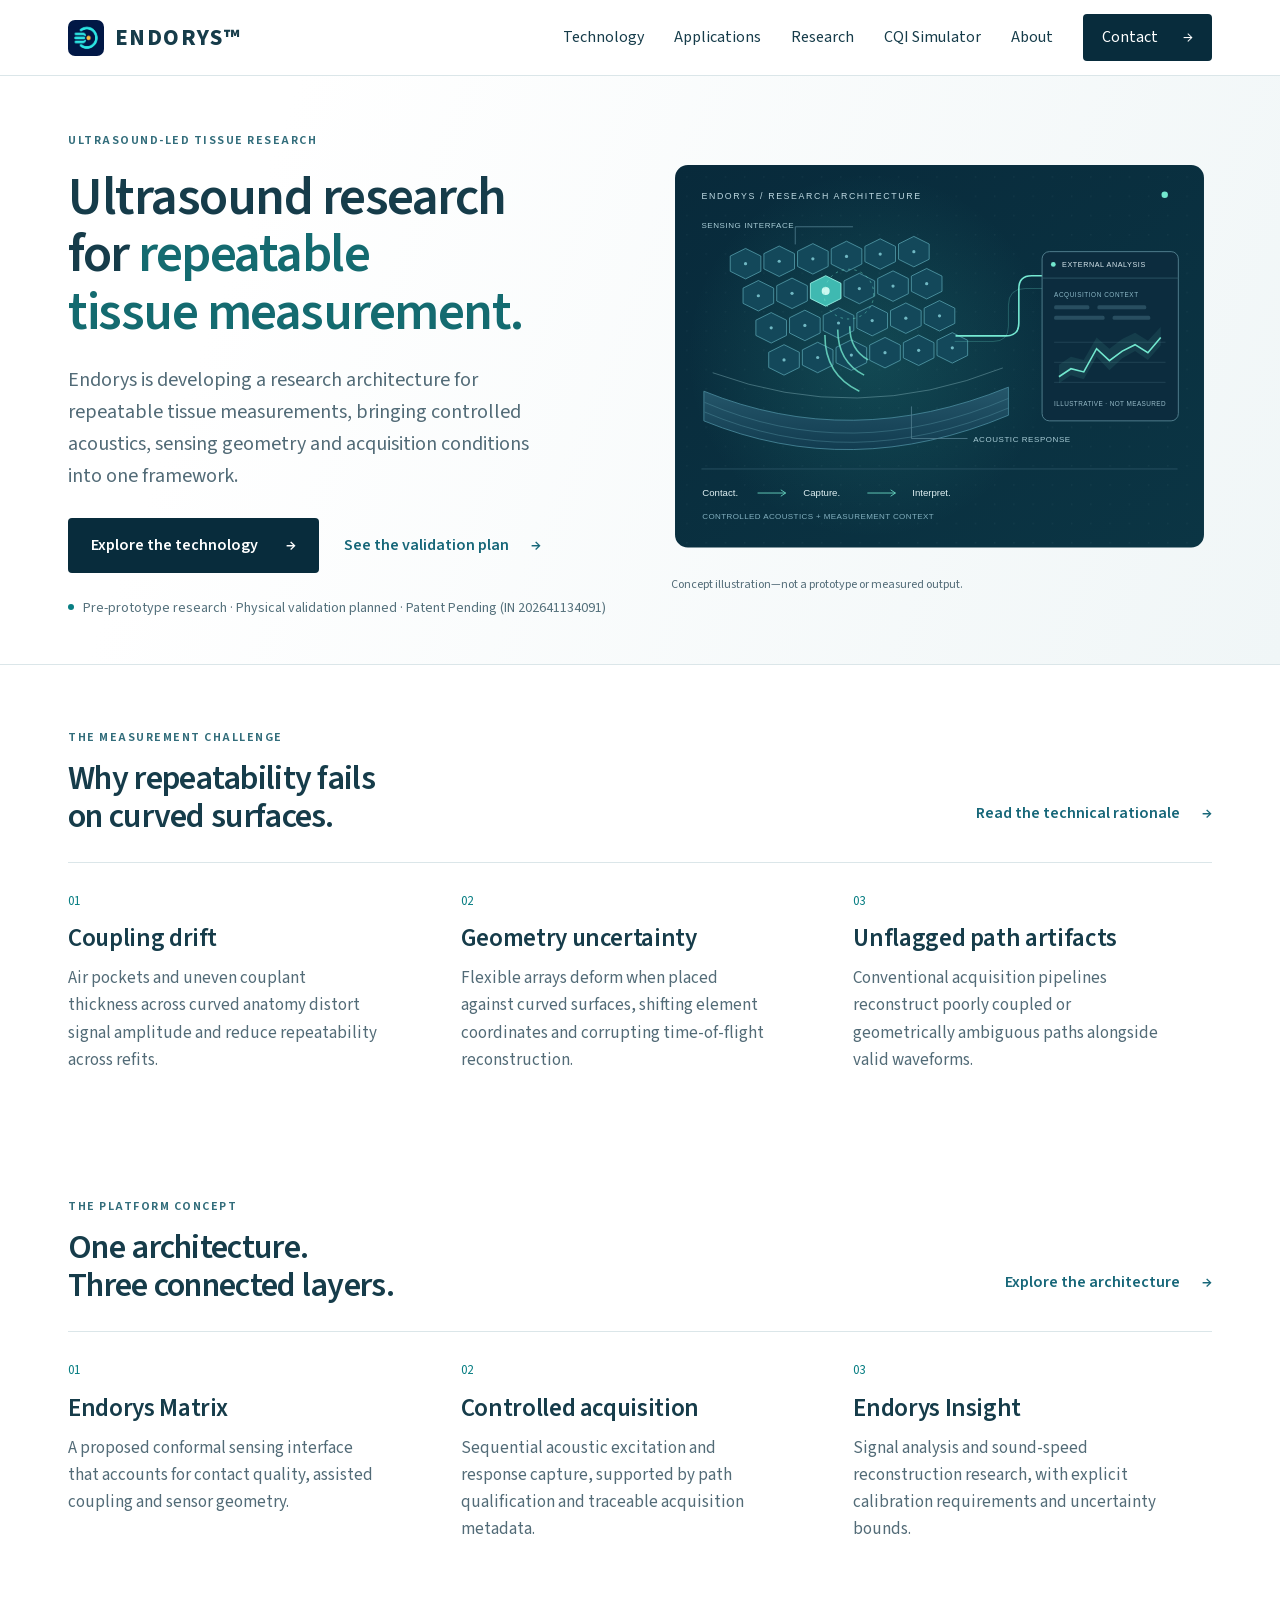
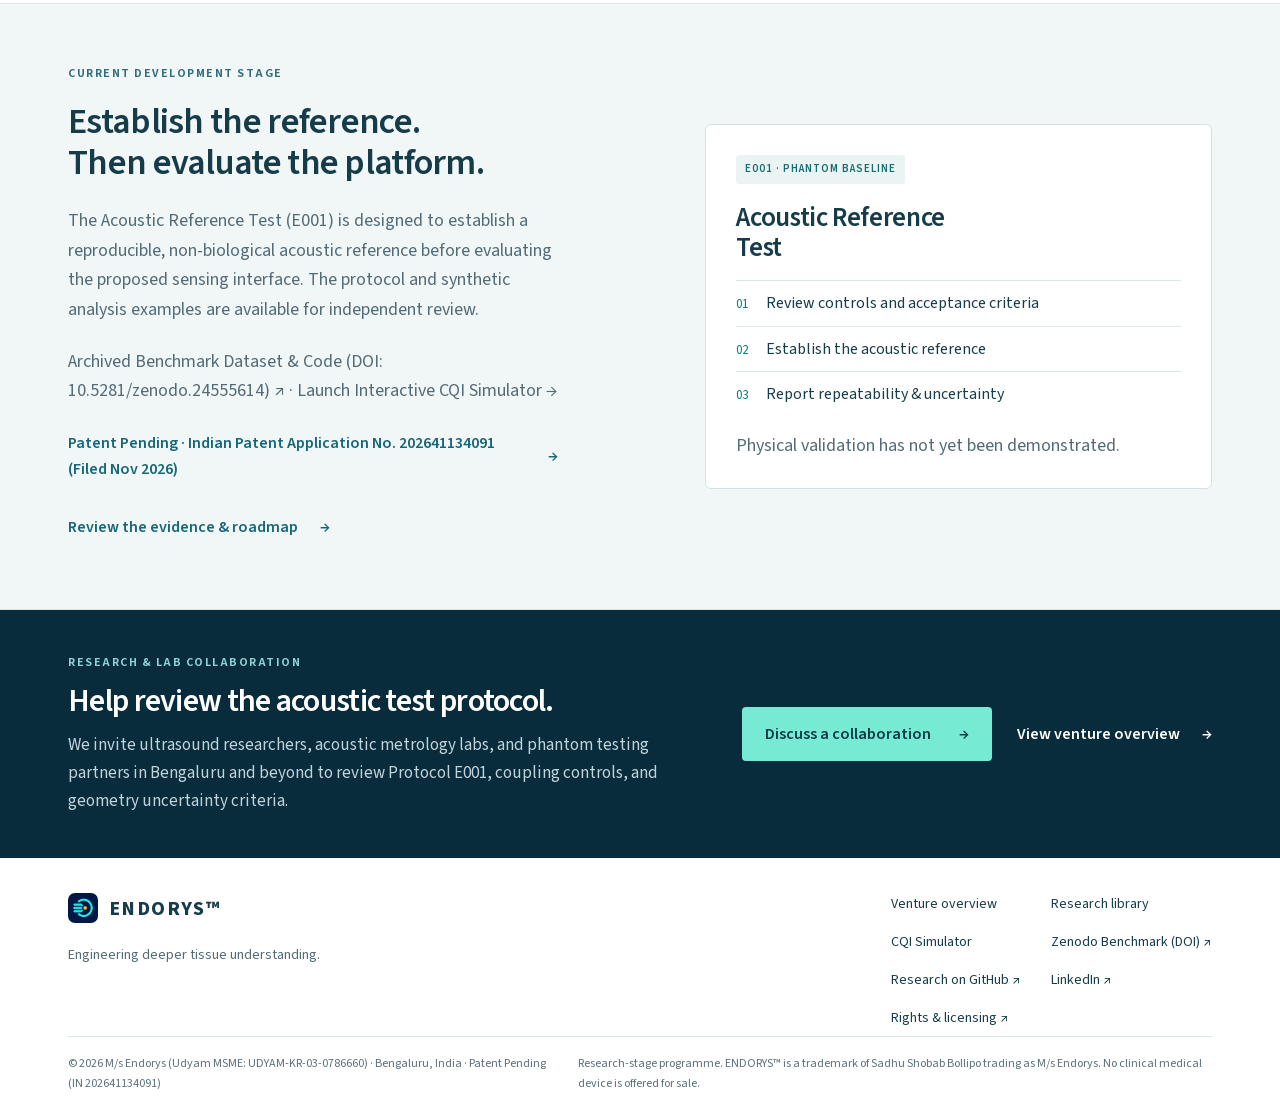
<file: index.html>
<!doctype html>
<html lang="en">
<head>
  <meta charset="utf-8">
  <meta name="viewport" content="width=device-width,initial-scale=1">
  <meta name="theme-color" content="#082c3c">
  <title>Endorys — Conformal Ultrasound &amp; Repeatable Tissue Measurement Research</title>
  <meta name="description" content="Endorys develops a patent-pending research architecture for repeatable ultrasound tissue measurement, combining conformal sensing geometry, assisted coupling, and calibrated phantom validation (E001).">
  <meta name="keywords" content="conformal ultrasound array, ultrasound tomography research, acoustic phantom validation, sound-speed reconstruction, Endorys, Bengaluru">
  <link rel="canonical" href="https://endorys.com/">
  <meta property="og:title" content="Endorys — Conformal Ultrasound &amp; Repeatable Tissue Measurement Research">
  <meta property="og:description" content="Patent-pending research architecture for controlled acoustic measurement, conformal sensing geometry, and calibrated tissue-response analysis.">
  <meta property="og:type" content="website">
  <meta property="og:url" content="https://endorys.com/">
  <meta property="og:image" content="https://endorys.com/platform-concept.png">
  <meta property="og:image:alt" content="Endorys research concept illustration; not a prototype or measured output">
  <link rel="icon" href="Endorys_TM2.jpg">
  <link rel="preload" href="source-sans-3.woff2" as="font" type="font/woff2" crossorigin>
  <link rel="stylesheet" href="site.css?v=20261106-mature1">
  <script src="site.js?v=20261109-ui" defer></script>
  <link rel="stylesheet" href="site-ui.css?v=20261109-ui">
  <script type="application/ld+json">
{
  "@context": "https://schema.org",
  "@graph": [
    {
      "@type": "ResearchOrganization",
      "@id": "https://endorys.com",
      "name": "M/s Endorys",
      "alternateName": "ENDORYS",
      "url": "https://endorys.com",
      "logo": "https://endorys.comendorys-icon.png",
      "foundingDate": "2026-11-06",
      "founder": {
        "@type": "Person",
        "name": "Sadhu Shobab Bollipo",
        "sameAs": [
          "https://orcid.org",
          "https://linkedin.com"
        ]
      },
      "address": {
        "@type": "PostalAddress",
        "addressLocality": "Bengaluru",
        "addressRegion": "Karnataka",
        "postalCode": "560083",
        "addressCountry": "IN"
      },
      "identifier": "UDYAM-KR-03-0786660",
      "sameAs": [
        "https://github.com",
        "https://linkedin.com",
        "https://doi.org"
      ]
    },
    {
      "@type": "SoftwareSourceCode",
      "name": "ENDORYS Platform: Protocol E001 Acoustic Reference & CQI Benchmark",
      "codeRepository": "https://github.com",
      "programmingLanguage": "Python",
      "license": "https://opensource.org",
      "identifier": "https://doi.org",
      "author": {
        "@id": "https://endorys.com"
      }
    }
  ]
}
</script>

</head>
<body>
  <a class="skip-link" href="#main">Skip to content</a>
  <header class="header">
    <div class="shell header-inner">
      <a href="index.html" class="brand" aria-label="Endorys home" aria-current="page">
        <img src="endorys-icon.png" alt="" width="36" height="36">
        <span>ENDORYS&trade;</span>
      </a>
      <button class="menu-button" aria-expanded="false" aria-controls="primary-navigation">
        Menu <span aria-hidden="true">＋</span>
      </button>
      <nav id="primary-navigation" aria-label="Main navigation">
        <a href="technology.html">Technology</a>
        <a href="applications.html">Applications</a>
        <a href="research.html">Research</a>
        <a href="check.html">CQI Simulator</a>
        <a href="about.html">About</a>
        <a class="nav-contact" href="contact.html">Contact <span aria-hidden="true">→</span></a>
      </nav>
    </div>
  </header>

  <main id="main" tabindex="-1">
    <section class="home-hero">
      <div class="shell hero-layout">
        <div class="hero-copy">
          <span class="eyebrow">ULTRASOUND-LED TISSUE RESEARCH</span>
          <h1>Ultrasound research for <em>repeatable tissue measurement.</em></h1>
          <p class="hero-lead">Endorys is developing a research architecture for repeatable tissue measurements, bringing controlled acoustics, sensing geometry and acquisition conditions into one framework.</p>
          <div class="hero-actions">
            <a class="button button-dark" href="technology.html">Explore the technology <span aria-hidden="true">→</span></a>
            <a class="text-link" href="research.html">See the validation plan <span aria-hidden="true">→</span></a>
          </div>
          <p class="stage-note">
            <span class="status-dot" aria-hidden="true"></span>Pre-prototype research · Physical validation planned · Patent Pending (IN 202641134091)
          </p>
        </div>
        <figure class="hero-figure">
          <img src="platform-architecture.svg" alt="Illustrated research architecture connecting a conformal sensing interface to external analysis" width="680" height="510" fetchpriority="high">
          <figcaption>Concept illustration—not a prototype or measured output.</figcaption>
        </figure>
      </div>
    </section>

    <section class="platform-section shell" aria-labelledby="challenge-heading">
      <div class="section-heading">
        <span class="eyebrow">THE MEASUREMENT CHALLENGE</span>
        <h2 id="challenge-heading">Why repeatability fails<br>on curved surfaces.</h2>
        <a class="text-link" href="research-library.html">Read the technical rationale <span aria-hidden="true">→</span></a>
      </div>
      <div class="component-row">
        <article>
          <span class="number">01</span>
          <h3>Coupling drift</h3>
          <p>Air pockets and uneven couplant thickness across curved anatomy distort signal amplitude and reduce repeatability across refits.</p>
        </article>
        <article>
          <span class="number">02</span>
          <h3>Geometry uncertainty</h3>
          <p>Flexible arrays deform when placed against curved surfaces, shifting element coordinates and corrupting time-of-flight reconstruction.</p>
        </article>
        <article>
          <span class="number">03</span>
          <h3>Unflagged path artifacts</h3>
          <p>Conventional acquisition pipelines reconstruct poorly coupled or geometrically ambiguous paths alongside valid waveforms.</p>
        </article>
      </div>
    </section>

    <section class="platform-section shell" aria-labelledby="platform-heading">
      <div class="section-heading">
        <span class="eyebrow">THE PLATFORM CONCEPT</span>
        <h2 id="platform-heading">One architecture.<br>Three connected layers.</h2>
        <a class="text-link" href="technology.html">Explore the architecture <span aria-hidden="true">→</span></a>
      </div>
      <div class="component-row">
        <article>
          <span class="number">01</span>
          <h3>Endorys Matrix</h3>
          <p>A proposed conformal sensing interface that accounts for contact quality, assisted coupling and sensor geometry.</p>
        </article>
        <article>
          <span class="number">02</span>
          <h3>Controlled acquisition</h3>
          <p>Sequential acoustic excitation and response capture, supported by path qualification and traceable acquisition metadata.</p>
        </article>
        <article>
          <span class="number">03</span>
          <h3>Endorys Insight</h3>
          <p>Signal analysis and sound-speed reconstruction research, with explicit calibration requirements and uncertainty bounds.</p>
        </article>
      </div>
    </section>

    <section class="research-feature">
      <div class="shell feature-layout">
        <div>
          <span class="eyebrow">CURRENT DEVELOPMENT STAGE</span>
          <h2>Establish the reference.<br>Then evaluate the platform.</h2>
          <p>The Acoustic Reference Test (E001) is designed to establish a reproducible, non-biological acoustic reference before evaluating the proposed sensing interface. The protocol and synthetic analysis examples are available for independent review.</p>
          <p><a href="https://doi.org" target="_blank" rel="noopener">Archived Benchmark Dataset &amp; Code (DOI: 10.5281/zenodo.24555614) &#8599;</a> &middot; <a href="check.html">Launch Interactive CQI Simulator &rarr;</a></p>
          <p>
            <a class="text-link" href="research.html#patent-filing">Patent Pending · Indian Patent Application No. 202641134091 (Filed Nov 2026) <span aria-hidden="true">→</span></a>
          </p>
          <a class="text-link" href="research.html">Review the evidence &amp; roadmap <span aria-hidden="true">→</span></a>
        </div>
        <div class="milestone-panel">
          <span class="tag">E001 · PHANTOM BASELINE</span>
          <h3>Acoustic Reference<br>Test</h3>
          <ol>
            <li><span>01</span>Review controls and acceptance criteria</li>
            <li><span>02</span>Establish the acoustic reference</li>
            <li><span>03</span>Report repeatability &amp; uncertainty</li>
          </ol>
          <p>Physical validation has not yet been demonstrated.</p>
        </div>
      </div>
    </section>

    <section class="cta">
      <div class="shell cta-inner">
        <div>
          <span class="eyebrow">RESEARCH &amp; LAB COLLABORATION</span>
          <h2>Help review the acoustic test protocol.</h2>
          <p>We invite ultrasound researchers, acoustic metrology labs, and phantom testing partners in Bengaluru and beyond to review Protocol E001, coupling controls, and geometry uncertainty criteria.</p>
        </div>
        <div class="hero-actions">
          <a class="button button-light" href="contact.html">Discuss a collaboration <span aria-hidden="true">→</span></a>
          <a class="text-link" href="overview.html" style="color: inherit;">View venture overview <span aria-hidden="true">→</span></a>
        </div>
      </div>
    </section>
  </main>

 <footer class="footer">
    <div class="shell">
      <div class="footer-top">
        <div>
          <a class="brand" href="index.html">
            <img src="endorys-icon.png" alt="" width="30" height="30">
            <span>ENDORYS&trade;</span>
          </a>
          <p>Engineering deeper tissue understanding.</p>
        </div>
        <nav aria-label="Footer navigation">
          <a href="overview.html">Venture overview</a>
          <a href="research-library.html">Research library</a>
          <a href="check.html">CQI Simulator</a>
          <a href="https://doi.org" target="_blank" rel="noopener">Zenodo Benchmark (DOI) <span aria-hidden="true">&#8599;</span></a>
          <a href="https://github.com" target="_blank" rel="noopener">Research on GitHub <span aria-hidden="true">&#8599;</span></a>
          <a href="https://linkedin.com" target="_blank" rel="noopener">LinkedIn <span aria-hidden="true">&#8599;</span></a>
          <a href="https://github.com/blob/main/LICENSE.md" target="_blank" rel="noopener">Rights &amp; licensing <span aria-hidden="true">&#8599;</span></a>
        </nav>
      </div>
      <div class="footer-bottom">
        <span>&copy; 2026 M/s Endorys (Udyam MSME: UDYAM-KR-03-0786660) &middot; Bengaluru, India &middot; Patent Pending (IN 202641134091)</span>
        <span>Research-stage programme. ENDORYS&trade; is a trademark of Sadhu Shobab Bollipo trading as M/s Endorys. No clinical medical device is offered for sale.</span>
      </div>
    </div>
  </footer>
</body>
</html>
</file>
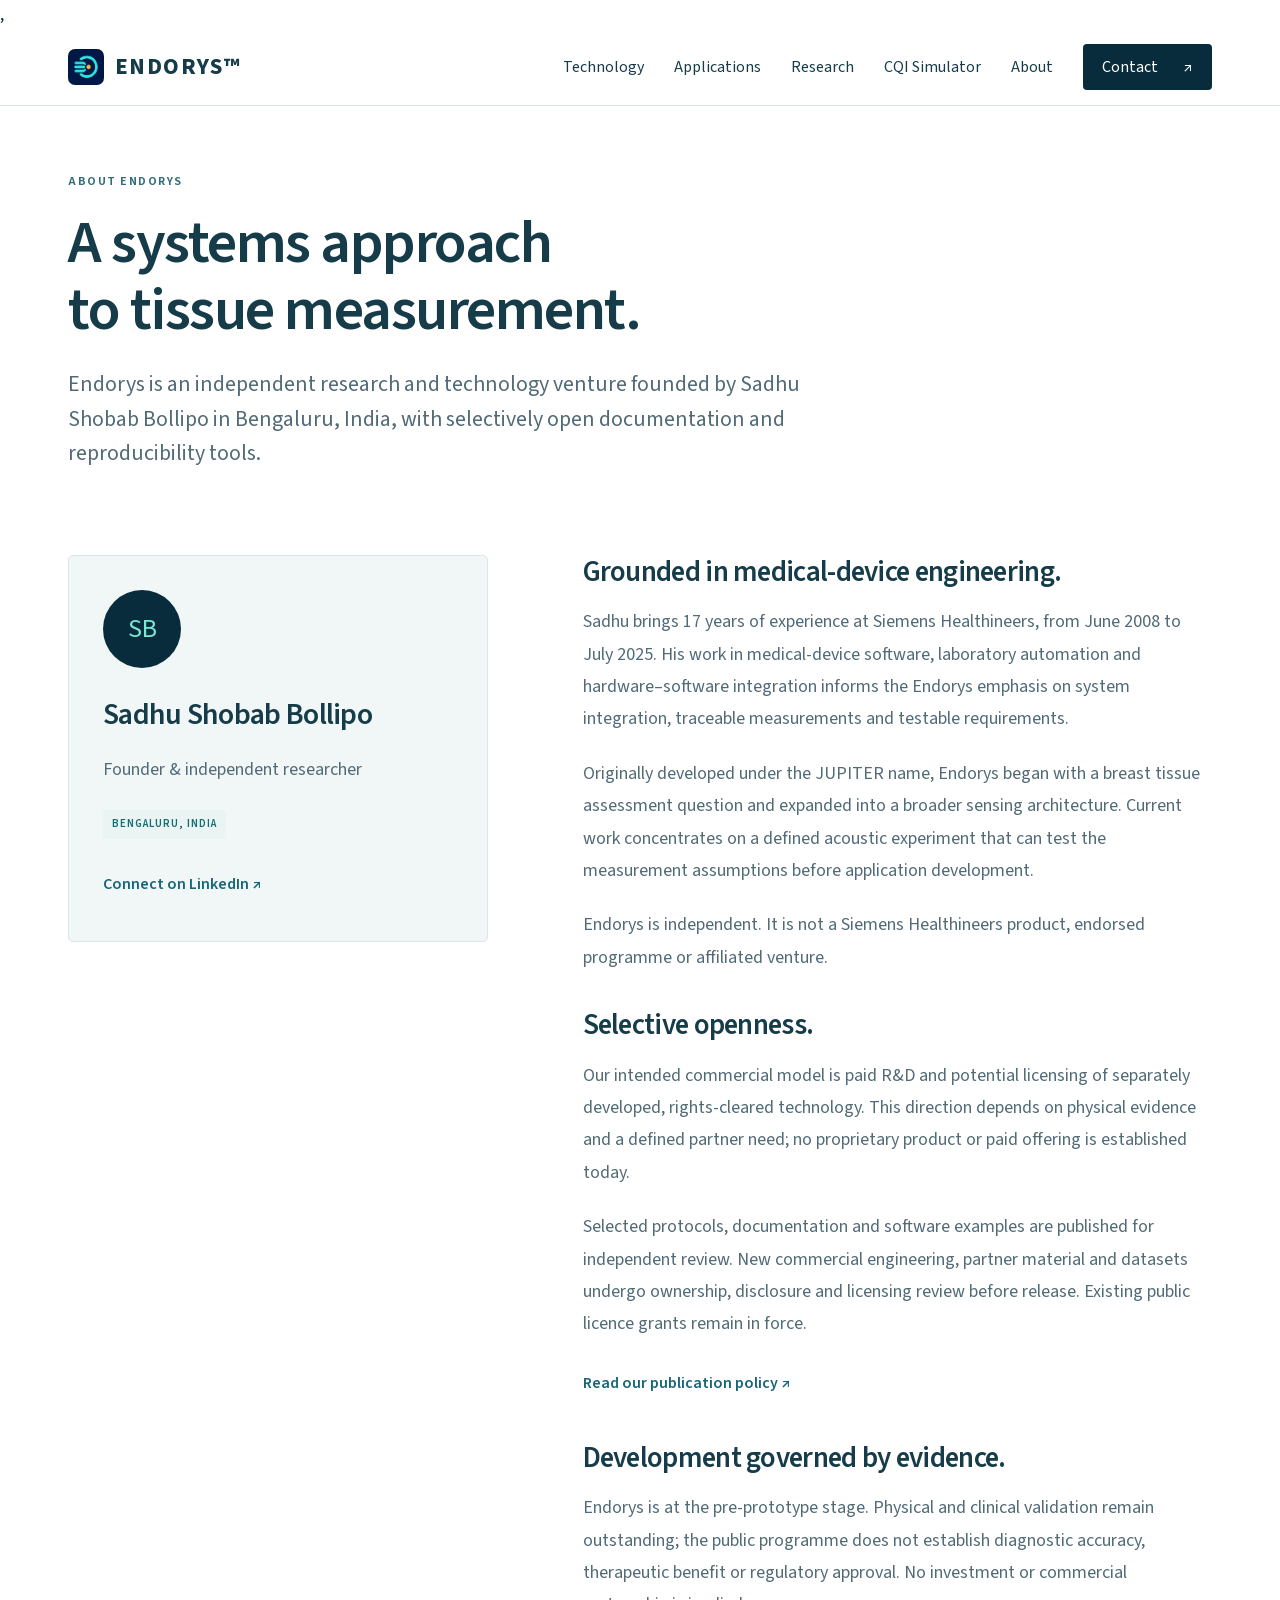
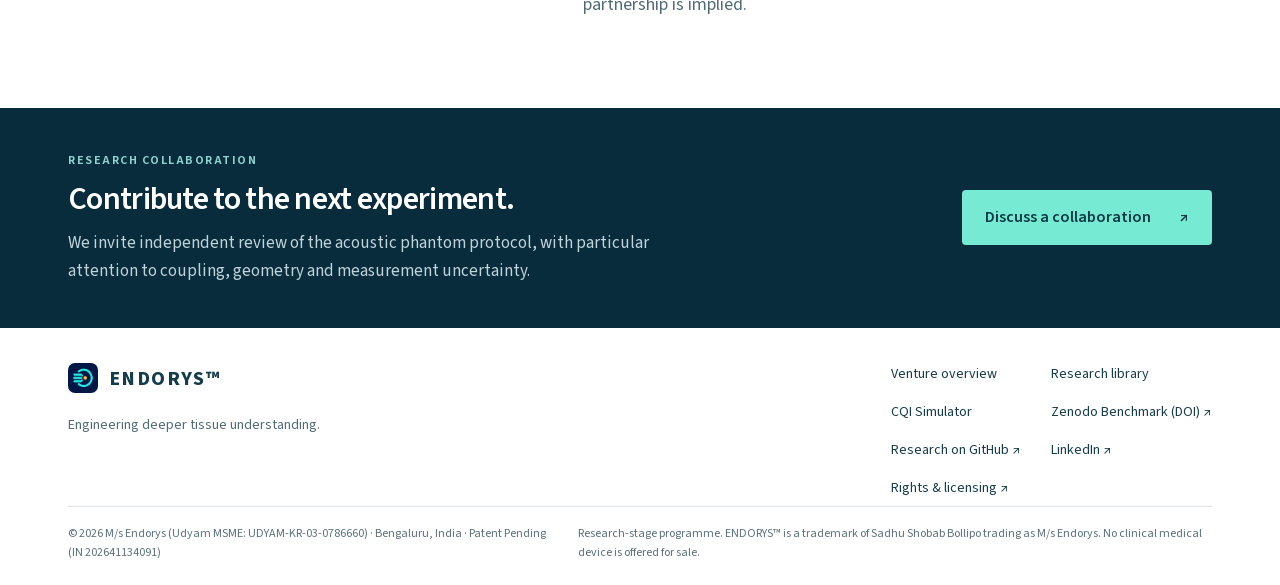
<file: about.html>
<!doctype html><html lang="en"><head><meta charset="utf-8">
  <meta name="viewport" content="width=device-width,initial-scale=1">
  <meta name="theme-color" content="#082c3c"><title>About | Endorys</title>,
  <meta name="description" content="Learn about Endorys founder Sadhu Shobab Bollipo, his medical-device engineering experience and the independent research programme.">
  <link rel="canonical" href="https://endorys.com/about.html"><meta property="og:title" content="About | Endorys">
  <meta property="og:description" content="Learn about Endorys founder Sadhu Shobab Bollipo, his medical-device engineering experience and the independent research programme.">
  <meta property="og:type" content="website"><meta property="og:url" content="https://endorys.com/about.html">
  <meta property="og:image" content="https://endorys.com/platform-concept.png">
  <meta property="og:image:alt" content="Endorys research concept illustration; not a prototype or measured output">
  <link rel="icon" href="Endorys_TM2.jpg"><link rel="preload" href="source-sans-3.woff2" as="font" type="font/woff2" crossorigin>
  <link rel="stylesheet" href="site.css?v=20261106-mature1"><script src="site.js?v=20261109-ui" defer></script>
  <link rel="stylesheet" href="site-ui.css?v=20261109-ui"></head><body><a class="skip-link" href="#main">Skip to content</a>
      <header class="header">
    <div class="shell header-inner">
      <a href="index.html" class="brand" aria-label="Endorys home">
        <img src="endorys-icon.png" alt="" width="36" height="36">
        <span>ENDORYS&trade;</span>
      </a>
      <button class="menu-button" aria-expanded="false" aria-controls="primary-navigation">Menu <span aria-hidden="true">＋</span></button>
      <nav id="primary-navigation" aria-label="Main navigation">
        <a href="technology.html">Technology</a>
        <a href="applications.html">Applications</a>
        <a href="research.html">Research</a>
        <a href="check.html">CQI Simulator</a>
        <a href="about.html">About</a>
        <a class="nav-contact" href="contact.html">Contact <span aria-hidden="true">↗</span></a>
      </nav>
    </div>
  </header>

    <main id="main" tabindex="-1"><section class="page-hero shell"><span class="eyebrow">ABOUT ENDORYS</span>
      <h1>A systems approach<br>to tissue measurement.</h1><p class="lead">Endorys is an independent research and technology venture founded by Sadhu Shobab Bollipo in Bengaluru, India, with selectively open documentation and reproducibility tools.</p></section><section class="shell content-section about-layout"><div class="founder-panel"><span class="monogram" aria-hidden="true">SB</span><h2>Sadhu Shobab Bollipo</h2><p>Founder & independent researcher</p><span class="tag">BENGALURU, INDIA</span><a class="text-link" href="https://www.linkedin.com/in/sadhushobab/">Connect on LinkedIn ↗</a></div><div class="prose"><h2>Grounded in medical-device engineering.</h2><p>Sadhu brings 17 years of experience at Siemens Healthineers, from June 2008 to July 2025. His work in medical-device software, laboratory automation and hardware–software integration informs the Endorys emphasis on system integration, traceable measurements and testable requirements.</p><p>Originally developed under the JUPITER name, Endorys began with a breast tissue assessment question and expanded into a broader sensing architecture. Current work concentrates on a defined acoustic experiment that can test the measurement assumptions before application development.</p><p>Endorys is independent. It is not a Siemens Healthineers product, endorsed programme or affiliated venture.</p><h2>Selective openness.</h2><p>Our intended commercial model is paid R&amp;D and potential licensing of separately developed, rights-cleared technology. This direction depends on physical evidence and a defined partner need; no proprietary product or paid offering is established today.</p><p>Selected protocols, documentation and software examples are published for independent review. New commercial engineering, partner material and datasets undergo ownership, disclosure and licensing review before release. Existing public licence grants remain in force.</p><a class="text-link" href="https://github.com/Endorys/platform/blob/main/OPENNESS.md">Read our publication policy ↗</a><h2>Development governed by evidence.</h2><p>Endorys is at the pre-prototype stage. Physical and clinical validation remain outstanding; the public programme does not establish diagnostic accuracy, therapeutic benefit or regulatory approval. No investment or commercial partnership is implied.</p></div></section><section class="cta"><div class="shell cta-inner"><div><span class="eyebrow">RESEARCH COLLABORATION</span><h2>Contribute to the next experiment.</h2><p>We invite independent review of the acoustic phantom protocol, with particular attention to coupling, geometry and measurement uncertainty.</p></div><a class="button button-light" href="contact.html">Discuss a collaboration <span aria-hidden="true">↗</span></a></div></section></main>
    <footer class="footer">
    <div class="shell">
      <div class="footer-top">
        <div>
          <a class="brand" href="index.html">
            <img src="endorys-icon.png" alt="" width="30" height="30">
            <span>ENDORYS&trade;</span>
          </a>
          <p>Engineering deeper tissue understanding.</p>
        </div>
        <nav aria-label="Footer navigation">
          <a href="overview.html">Venture overview</a>
          <a href="research-library.html">Research library</a>
          <a href="check.html">CQI Simulator</a>
          <a href="https://doi.org/10.5281/zenodo.24555614" target="_blank" rel="noopener">Zenodo Benchmark (DOI) <span aria-hidden="true">&#8599;</span></a>
          <a href="https://github.com/Endorys/platform" target="_blank" rel="noopener">Research on GitHub <span aria-hidden="true">&#8599;</span></a>
          <a href="https://www.linkedin.com/company/endorys/" target="_blank" rel="noopener">LinkedIn <span aria-hidden="true">&#8599;</span></a>
          <a href="https://github.com/Endorys/platform/blob/main/LICENSE.md" target="_blank" rel="noopener">Rights &amp; licensing <span aria-hidden="true">&#8599;</span></a>
        </nav>
      </div>
      <div class="footer-bottom">
        <span>&copy; 2026 M/s Endorys (Udyam MSME: UDYAM-KR-03-0786660) &middot; Bengaluru, India &middot; Patent Pending (IN 202641134091)</span>
        <span>Research-stage programme. ENDORYS&trade; is a trademark of Sadhu Shobab Bollipo trading as M/s Endorys. No clinical medical device is offered for sale.</span>
      </div>
    </div>
  </footer>

  </body></html>
</file>
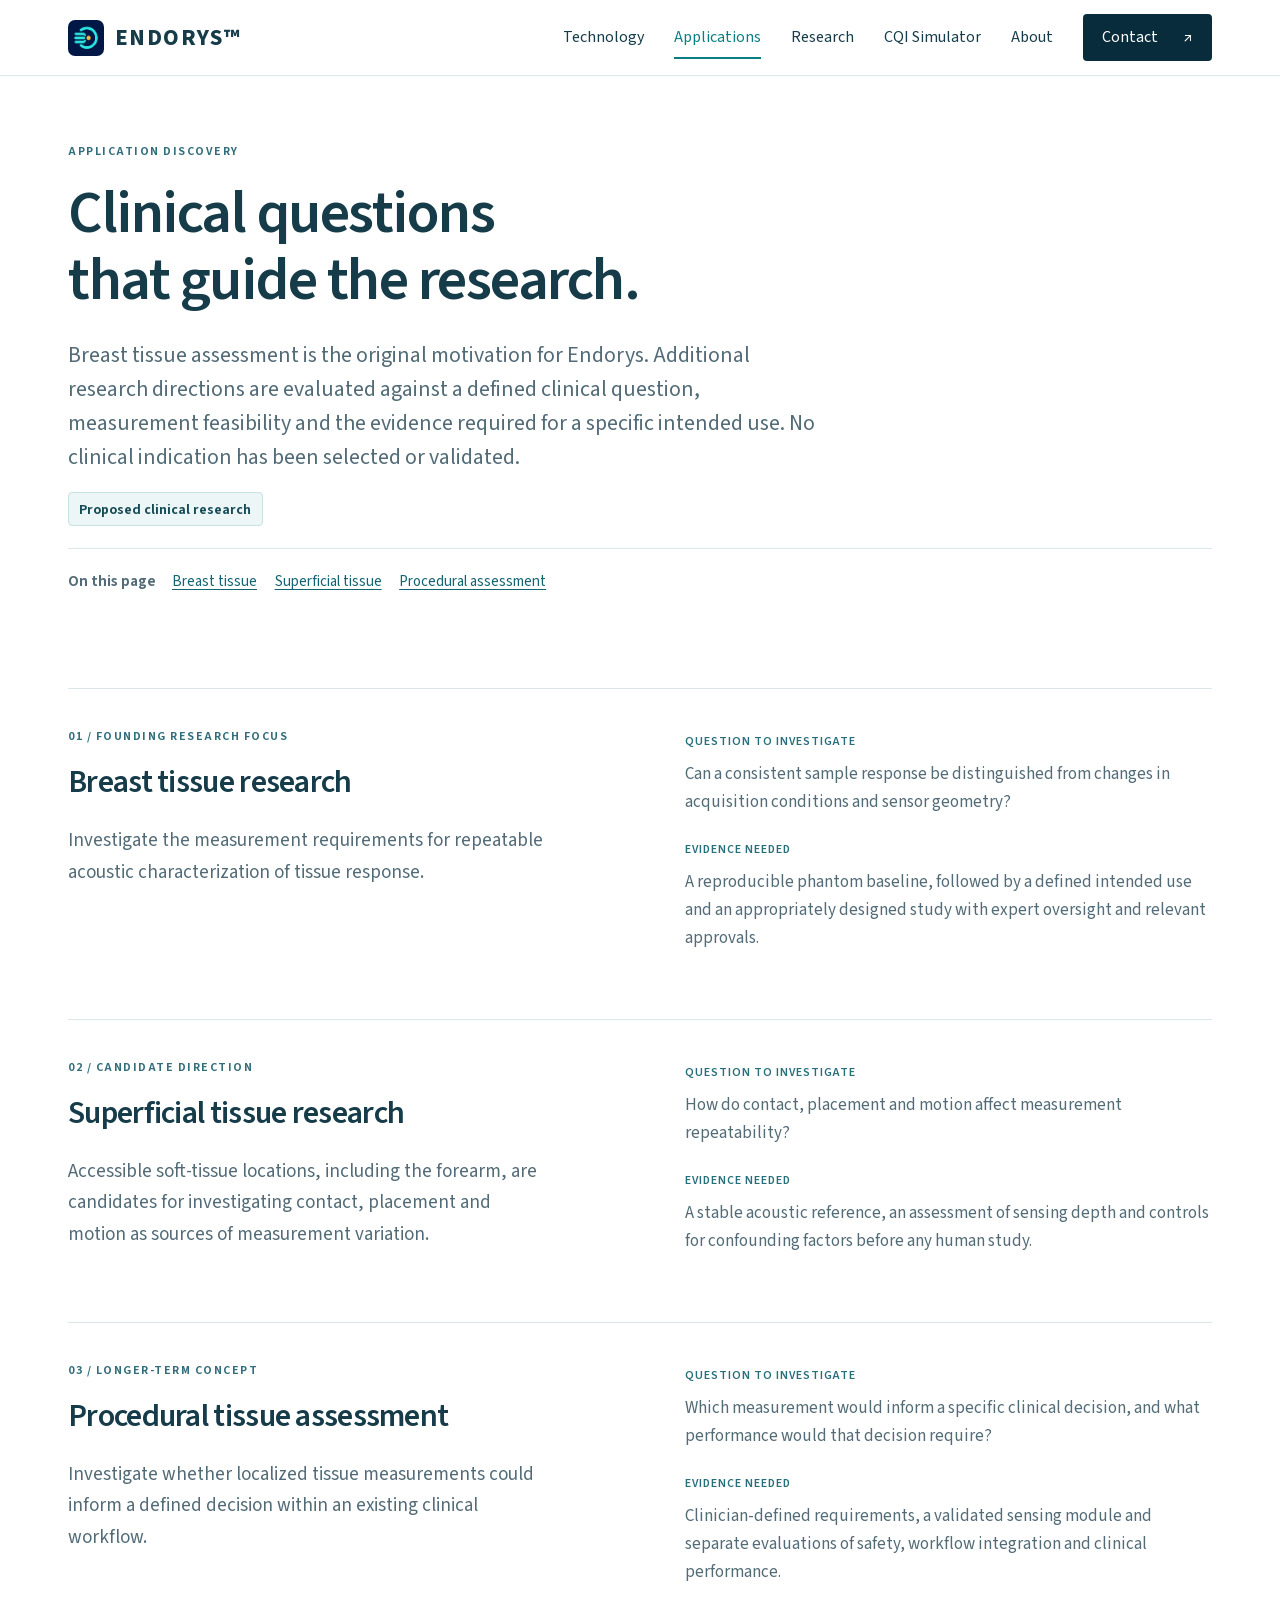
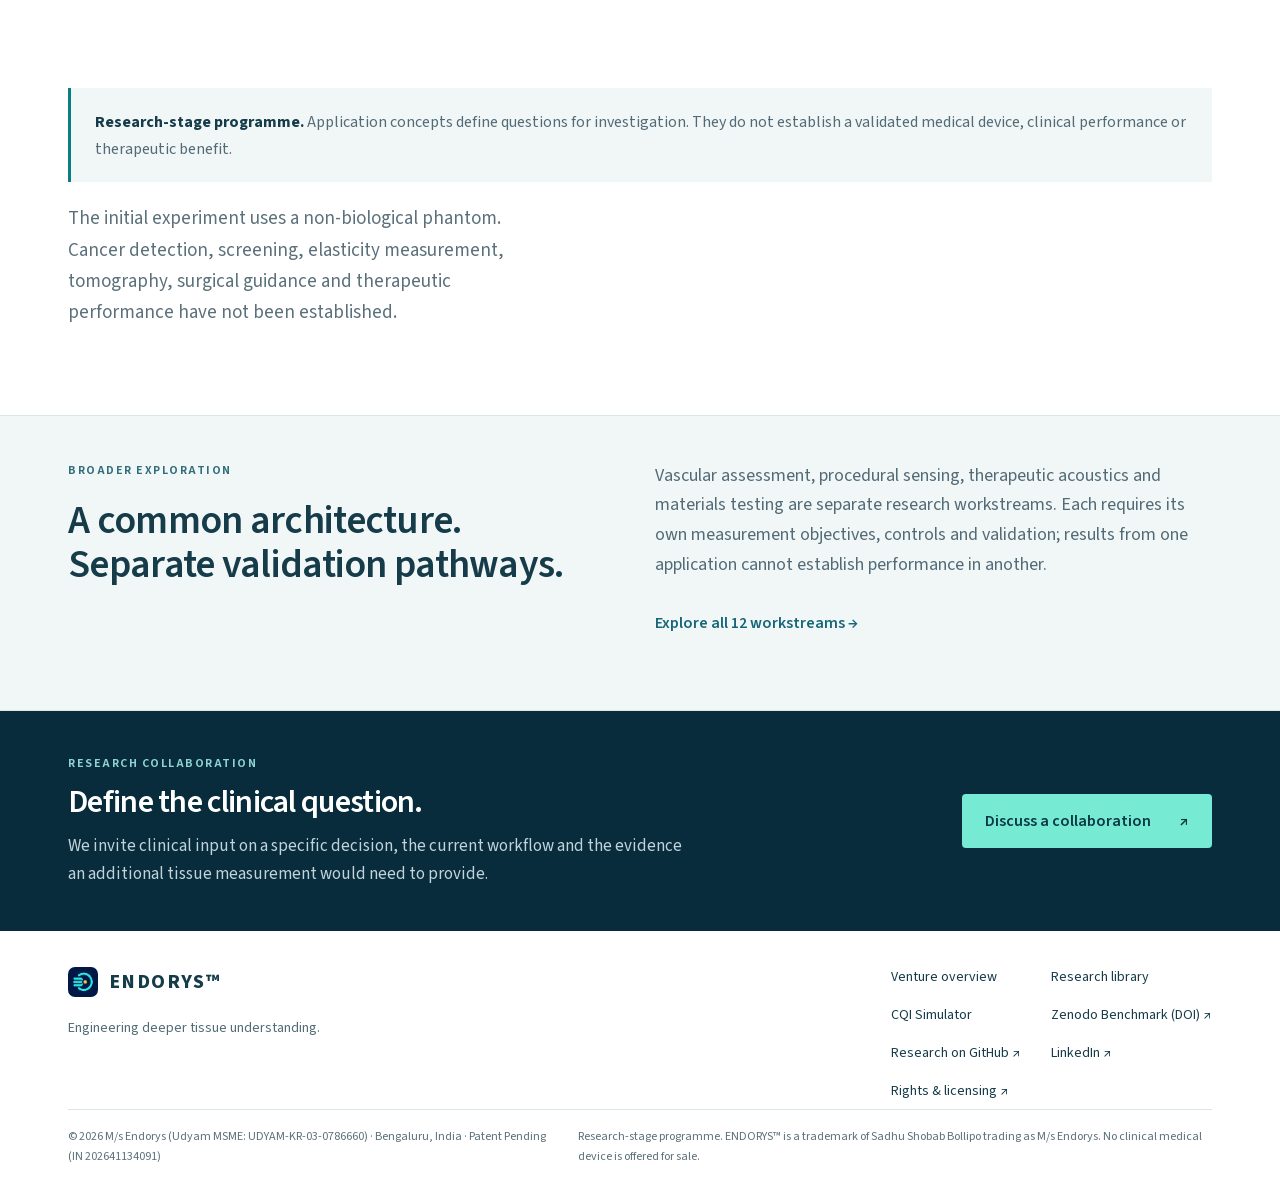
<file: applications.html>
<!doctype html><html lang="en"><head><meta charset="utf-8"><meta name="viewport" content="width=device-width,initial-scale=1">
  <meta name="theme-color" content="#082c3c"><title>Applications | Endorys</title>
  <meta name="description" content="Explore the clinical questions informing Endorys research, including breast, superficial tissue and procedural assessment.">
  <link rel="canonical" href="https://endorys.com/applications.html"><meta property="og:title" content="Applications | Endorys">
  <meta property="og:description" content="Explore the clinical questions informing Endorys research, including breast, superficial tissue and procedural assessment.">
  <meta property="og:type" content="website"><meta property="og:url" content="https://endorys.com/applications.html">
  <meta property="og:image" content="https://endorys.com/platform-concept.png">
  <meta property="og:image:alt" content="Endorys research concept illustration; not a prototype or measured output">
  <link rel="icon" href="Endorys_TM2.jpg"><link rel="preload" href="source-sans-3.woff2" as="font" type="font/woff2" crossorigin>
  <link rel="stylesheet" href="site.css?v=20261106-mature1"><script src="site.js?v=20261109-ui" defer></script>
  <link rel="stylesheet" href="site-ui.css?v=20261109-ui"></head><body><a class="skip-link" href="#main">Skip to content</a>
    <header class="header">
  <div class="shell header-inner">
    <a href="index.html" class="brand" aria-label="Endorys home">
      <img src="endorys-icon.png" alt="" width="36" height="36">
      <span>ENDORYS&trade;</span>
    </a>
    <button class="menu-button" aria-expanded="false" aria-controls="primary-navigation">Menu <span aria-hidden="true">＋</span></button>
    <nav id="primary-navigation" aria-label="Main navigation">
      <a href="technology.html">Technology</a>
      <a href="applications.html" aria-current="page">Applications</a>
      <a href="research.html">Research</a>
      <a href="check.html">CQI Simulator</a>
      <a href="about.html">About</a>
      <a class="nav-contact" href="contact.html">Contact <span aria-hidden="true">↗</span></a>
    </nav>
  </div>
</header>
<main id="main" tabindex="-1"><section class="page-hero shell"><span class="eyebrow">APPLICATION DISCOVERY</span><h1>Clinical questions<br>that guide the research.</h1><p class="lead">Breast tissue assessment is the original motivation for Endorys. Additional research directions are evaluated against a defined clinical question, measurement feasibility and the evidence required for a specific intended use. No clinical indication has been selected or validated.</p><p class="evidence-chip">Proposed clinical research</p><nav class="section-links" aria-label="On this page"><span>On this page</span><ul><li><a href="#breast">Breast tissue</a></li><li><a href="#superficial">Superficial tissue</a></li><li><a href="#procedural">Procedural assessment</a></li></ul></nav></section><section class="shell content-section application-list" aria-label="Research directions"><article id="breast"><div><span class="eyebrow">01 / FOUNDING RESEARCH FOCUS</span><h2>Breast tissue research</h2><p>Investigate the measurement requirements for repeatable acoustic characterization of tissue response.</p></div><dl><dt>Question to investigate</dt><dd>Can a consistent sample response be distinguished from changes in acquisition conditions and sensor geometry?</dd><dt>Evidence needed</dt><dd>A reproducible phantom baseline, followed by a defined intended use and an appropriately designed study with expert oversight and relevant approvals.</dd></dl></article><article id="superficial"><div><span class="eyebrow">02 / CANDIDATE DIRECTION</span><h2>Superficial tissue research</h2><p>Accessible soft-tissue locations, including the forearm, are candidates for investigating contact, placement and motion as sources of measurement variation.</p></div><dl><dt>Question to investigate</dt><dd>How do contact, placement and motion affect measurement repeatability?</dd><dt>Evidence needed</dt><dd>A stable acoustic reference, an assessment of sensing depth and controls for confounding factors before any human study.</dd></dl></article><article id="procedural"><div><span class="eyebrow">03 / LONGER-TERM CONCEPT</span><h2>Procedural tissue assessment</h2><p>Investigate whether localized tissue measurements could inform a defined decision within an existing clinical workflow.</p></div><dl><dt>Question to investigate</dt><dd>Which measurement would inform a specific clinical decision, and what performance would that decision require?</dd><dt>Evidence needed</dt><dd>Clinician-defined requirements, a validated sensing module and separate evaluations of safety, workflow integration and clinical performance.</dd></dl></article><aside class="notice"><strong>Research-stage programme.</strong> Application concepts define questions for investigation. They do not establish a validated medical device, clinical performance or therapeutic benefit.</aside><p class="fine-print">The initial experiment uses a non-biological phantom. Cancer detection, screening, elasticity measurement, tomography, surgical guidance and therapeutic performance have not been established.</p></section><section class="surface"><div class="shell content-section split-copy"><div><span class="eyebrow">BROADER EXPLORATION</span><h2>A common architecture.<br>Separate validation pathways.</h2></div><div><p>Vascular assessment, procedural sensing, therapeutic acoustics and materials testing are separate research workstreams. Each requires its own measurement objectives, controls and validation; results from one application cannot establish performance in another.</p><a class="text-link" href="research-library.html#architecture">Explore all 12 workstreams →</a></div></div></section><section class="cta"><div class="shell cta-inner"><div><span class="eyebrow">RESEARCH COLLABORATION</span><h2>Define the clinical question.</h2><p>We invite clinical input on a specific decision, the current workflow and the evidence an additional tissue measurement would need to provide.</p></div><a class="button button-light" href="contact.html">Discuss a collaboration <span aria-hidden="true">↗</span></a></div></section></main>
  <footer class="footer">
    <div class="shell">
      <div class="footer-top">
        <div>
          <a class="brand" href="index.html">
            <img src="endorys-icon.png" alt="" width="30" height="30">
            <span>ENDORYS&trade;</span>
          </a>
          <p>Engineering deeper tissue understanding.</p>
        </div>
        <nav aria-label="Footer navigation">
          <a href="overview.html">Venture overview</a>
          <a href="research-library.html">Research library</a>
          <a href="check.html">CQI Simulator</a>
          <a href="https://doi.org/10.5281/zenodo.24555614" target="_blank" rel="noopener">Zenodo Benchmark (DOI) <span aria-hidden="true">&#8599;</span></a>
          <a href="https://github.com/Endorys/platform" target="_blank" rel="noopener">Research on GitHub <span aria-hidden="true">&#8599;</span></a>
          <a href="https://www.linkedin.com/company/endorys/" target="_blank" rel="noopener">LinkedIn <span aria-hidden="true">&#8599;</span></a>
          <a href="https://github.com/Endorys/platform/blob/main/LICENSE.md" target="_blank" rel="noopener">Rights &amp; licensing <span aria-hidden="true">&#8599;</span></a>
        </nav>
      </div>
      <div class="footer-bottom">
        <span>&copy; 2026 M/s Endorys (Udyam MSME: UDYAM-KR-03-0786660) &middot; Bengaluru, India &middot; Patent Pending (IN 202641134091)</span>
        <span>Research-stage programme. ENDORYS&trade; is a trademark of Sadhu Shobab Bollipo trading as M/s Endorys. No clinical medical device is offered for sale.</span>
      </div>
    </div>
  </footer>

  </body></html>
</file>
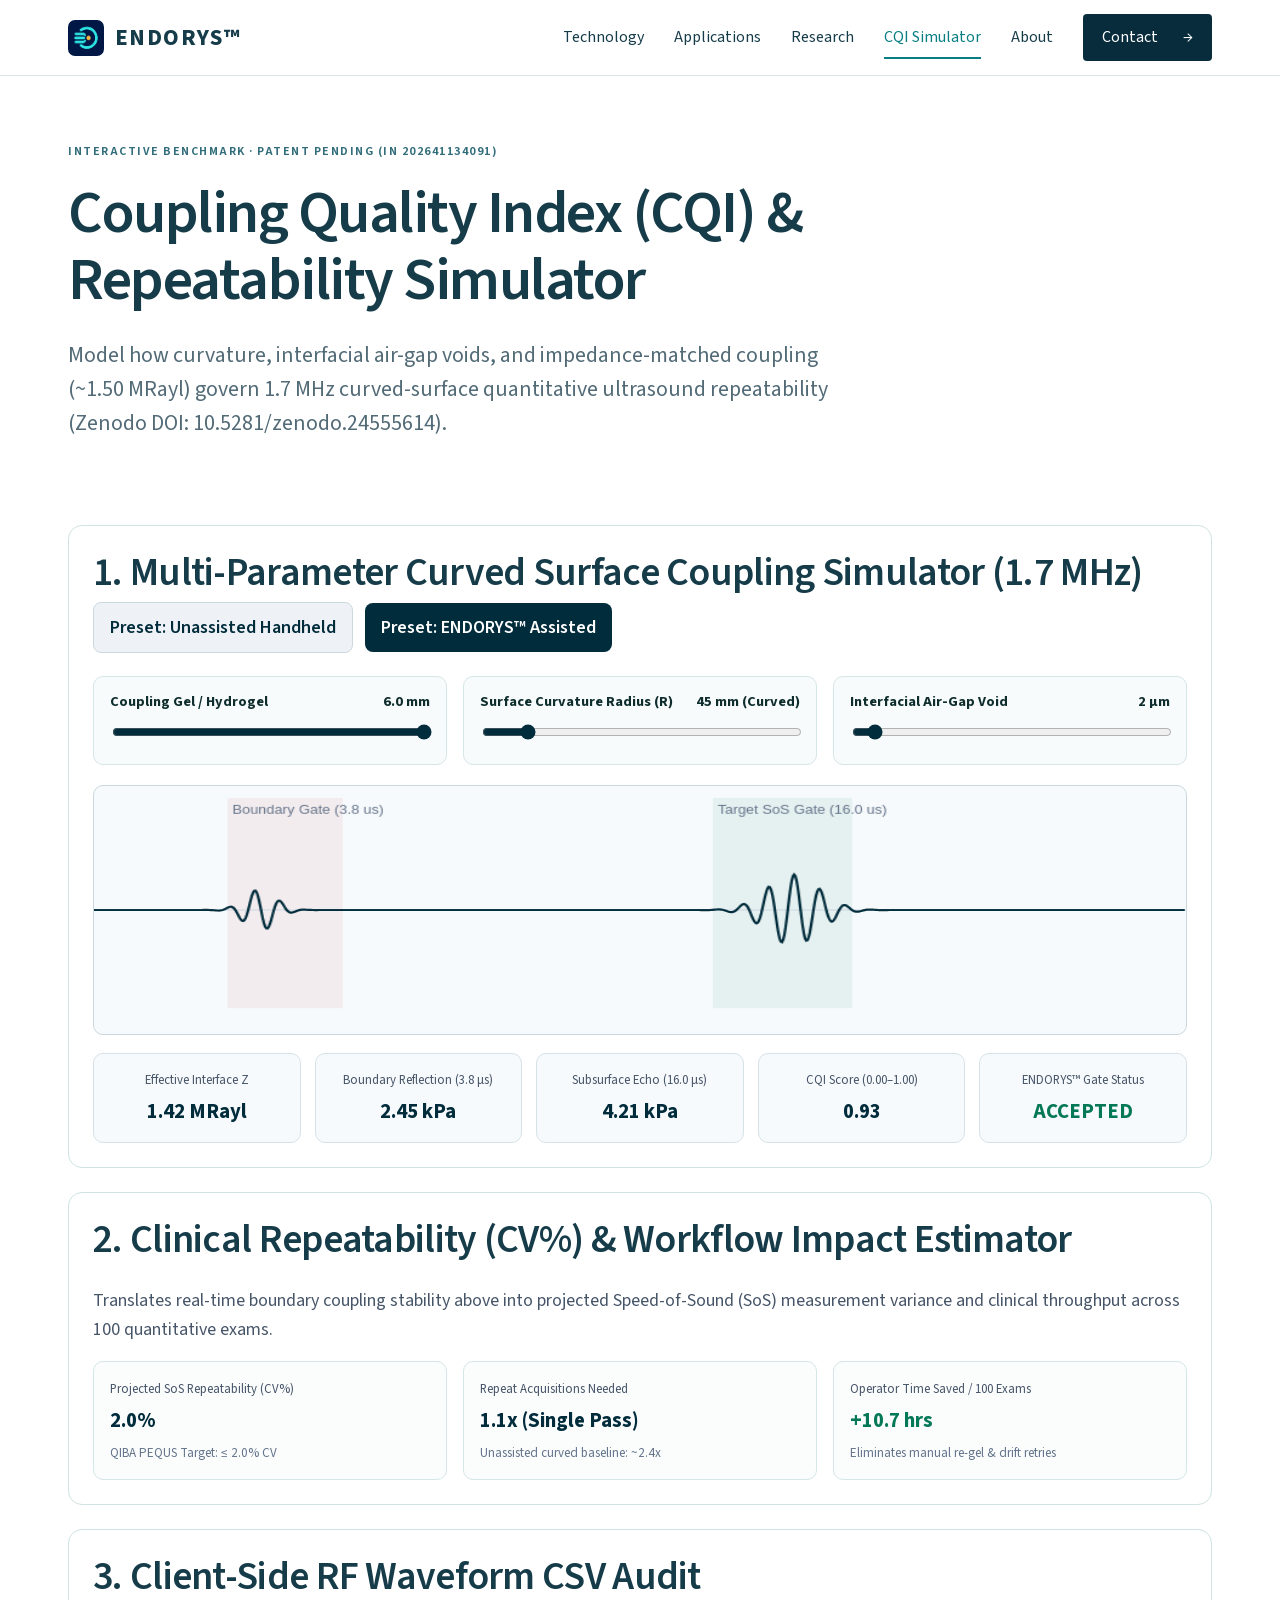
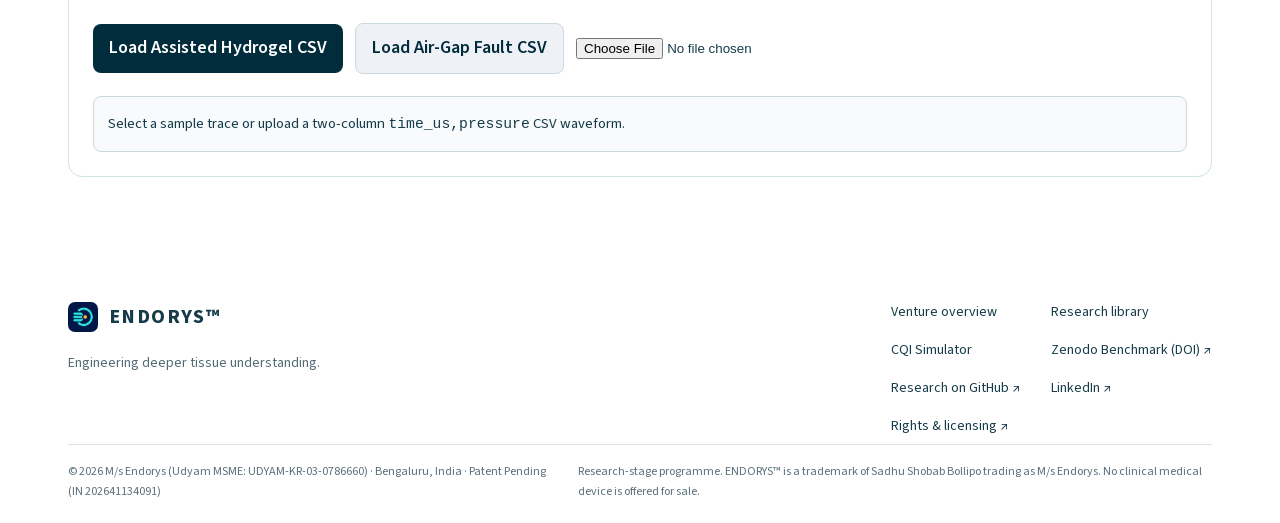
<file: check.html>
﻿<!doctype html>
<html lang="en">
<head>
<meta charset="utf-8"><meta name="viewport" content="width=device-width,initial-scale=1">
<meta name="theme-color" content="#003c3c"><title>CQI Simulator &amp; Repeatability Lab | ENDORYS&trade;</title>
<link rel="icon" href="Endorys_TM2.jpg"><link rel="preload" href="source-sans-3.woff2" as="font" type="font/woff2" crossorigin>
<link rel="stylesheet" href="site.css?v=20261109-mature1"><script src="site.js?v=20261109-ui" defer></script>
<script src="check-sim.js?v=20261127" defer></script>
<link rel="stylesheet" href="site-ui.css?v=20261109-ui"><style>
.sim-card{background:#fff;border:1px solid #d0e2e2;border-radius:14px;padding:1.5rem;margin-bottom:1.5rem}
.ctrl-grid{display:grid;grid-template-columns:repeat(auto-fit,minmax(220px,1fr));gap:1rem;margin:1rem 0 1.25rem}
.ctrl-box{background:#f7fbfb;border:1px solid #d5e6e6;border-radius:10px;padding:.85rem 1rem}
.ctrl-head{display:flex;justify-content:space-between;font-size:.9rem;font-weight:700;color:#0f2d2d;margin-bottom:.4rem}
.ctrl-box input[type=range]{width:100%;accent-color:#002c3c;cursor:pointer}
.sim-canvas{width:100%;height:250px;background:#f7fafc;border:1px solid #cbd8de;border-radius:10px;display:block}
.kpi-grid{display:grid;grid-template-columns:repeat(auto-fit,minmax(165px,1fr));gap:.85rem;margin-top:1.15rem}
.kpi-box{background:#f7fafc;border:1px solid #d6e2e8;border-radius:10px;padding:.9rem;text-align:center}
.kpi-label{font-size:.8rem;color:#475569;margin-bottom:.25rem}
.kpi-val{font-size:1.3rem;font-weight:700;color:#002c3c}
.pass{color:#047857}.fail{color:#b91c1c}
.btn-sim{background:#002c3c;color:#fff;border:none;padding:.6rem 1rem;border-radius:8px;font-weight:600;cursor:pointer;margin-right:.5rem;margin-bottom:.4rem}
.btn-sim.alt{background:#eef2f6;color:#002c3c;border:1px solid #cbd8de}
.audit-out{margin-top:1rem;padding:.9rem;border-radius:8px;background:#f8fafc;border:1px solid #cbd8de;font-size:.92rem}
.roi-row{display:grid;grid-template-columns:repeat(auto-fit,minmax(210px,1fr));gap:1rem;margin-top:1rem}
.roi-card{border:1px solid #d5e6e6;border-radius:10px;padding:1rem;background:#fbfdfd}
</style></head><body><a class="skip-link" href="#main">Skip to content</a>
<header class="header"><div class="shell header-inner"><a href="index.html" class="brand" aria-label="Endorys home"><img src="endorys-icon.png" alt="" width="36" height="36"><span>ENDORYS&trade;</span></a>
<button class="menu-button" aria-expanded="false" aria-controls="primary-navigation">Menu <span aria-hidden="true">+</span></button>
<nav id="primary-navigation" aria-label="Main navigation"><a href="technology.html">Technology</a><a href="applications.html">Applications</a><a href="research.html">Research</a><a href="check.html" aria-current="page">CQI Simulator</a><a href="about.html">About</a><a class="nav-contact" href="contact.html">Contact <span aria-hidden="true">&rarr;</span></a></nav></div></header>
<main id="main" tabindex="-1"><section class="page-hero shell"><span class="eyebrow">INTERACTIVE BENCHMARK &middot; PATENT PENDING (IN 202641134091)</span>
<h1>Coupling Quality Index (CQI) &amp; Repeatability Simulator</h1>
<p class="lead">Model how curvature, interfacial air-gap voids, and impedance-matched coupling (~1.50 MRayl) govern 1.7 MHz curved-surface quantitative ultrasound repeatability (<a href="https://doi.org" target="_blank" rel="noopener">Zenodo DOI: 10.5281/zenodo.24555614</a>).</p></section>

<section class="shell content-section">
<div class="sim-card">
  <div style="display:flex;flex-wrap:wrap;justify-content:space-between;align-items:center;gap:.5rem">
    <h2 style="margin:0">1. Multi-Parameter Curved Surface Coupling Simulator (1.7 MHz)</h2>
    <div>
      <button class="btn-sim alt" onclick="preset('unassisted')">Preset: Unassisted Handheld</button>
      <button class="btn-sim" onclick="preset('assisted')">Preset: ENDORYS&trade; Assisted</button>
    </div>
  </div>
  <div class="ctrl-grid">
    <div class="ctrl-box">
      <div class="ctrl-head"><span>Coupling Gel / Hydrogel</span><span id="sl-v">6.0 mm</span></div>
      <input type="range" id="sl" min="0" max="100" value="100" oninput="draw()">
    </div>
    <div class="ctrl-box">
      <div class="ctrl-head"><span>Surface Curvature Radius (R)</span><span id="rad-v">45 mm (Curved)</span></div>
      <input type="range" id="rad" min="30" max="150" value="45" oninput="draw()">
    </div>
    <div class="ctrl-box">
      <div class="ctrl-head"><span>Interfacial Air-Gap Void</span><span id="gap-v">2 &mu;m</span></div>
      <input type="range" id="gap" min="0" max="40" value="2" oninput="draw()">
    </div>
  </div>
  <canvas id="cv" class="sim-canvas" width="900" height="250"></canvas>
  <div class="kpi-grid">
    <div class="kpi-box"><div class="kpi-label">Effective Interface Z</div><div class="kpi-val" id="z-val">1.49 MRayl</div></div>
    <div class="kpi-box"><div class="kpi-label">Boundary Reflection (3.8 &mu;s)</div><div class="kpi-val" id="v1">1.80 kPa</div></div>
    <div class="kpi-box"><div class="kpi-label">Subsurface Echo (16.0 &mu;s)</div><div class="kpi-val" id="v2">4.27 kPa</div></div>
    <div class="kpi-box"><div class="kpi-label">CQI Score (0.00&ndash;1.00)</div><div class="kpi-val" id="cqi-val">0.84</div></div>
    <div class="kpi-box"><div class="kpi-label">ENDORYS&trade; Gate Status</div><div class="kpi-val pass" id="v3">ACCEPTED</div></div>
  </div>
</div>

<div class="sim-card">
  <h2 style="margin-top:0">2. Clinical Repeatability (CV%) &amp; Workflow Impact Estimator</h2>
  <p style="color:#475569;margin-bottom:.75rem">Translates real-time boundary coupling stability above into projected Speed-of-Sound (SoS) measurement variance and clinical throughput across 100 quantitative exams.</p>
  <div class="roi-row">
    <div class="roi-card">
      <div class="kpi-label">Projected SoS Repeatability (CV%)</div>
      <div class="kpi-val" id="cv-pct">1.6%</div>
      <div style="font-size:.82rem;color:#64748b;margin-top:.25rem">QIBA PEQUS Target: &le; 2.0% CV</div>
    </div>
    <div class="roi-card">
      <div class="kpi-label">Repeat Acquisitions Needed</div>
      <div class="kpi-val" id="re-scans">1.0x (Single Pass)</div>
      <div style="font-size:.82rem;color:#64748b;margin-top:.25rem">Unassisted curved baseline: ~2.4x</div>
    </div>
    <div class="roi-card">
      <div class="kpi-label">Operator Time Saved / 100 Exams</div>
      <div class="kpi-val pass" id="time-saved">+11.5 hrs</div>
      <div style="font-size:.82rem;color:#64748b;margin-top:.25rem">Eliminates manual re-gel &amp; drift retries</div>
    </div>
  </div>
</div>

<div class="sim-card">
  <h2 style="margin-top:0">3. Client-Side RF Waveform CSV Audit</h2>
  <button class="btn-sim" onclick="demo(true)">Load Assisted Hydrogel CSV</button>
  <button class="btn-sim alt" onclick="demo(false)">Load Air-Gap Fault CSV</button>
  <input type="file" id="fi" accept=".csv">
  <div class="audit-out" id="out">Select a sample trace or upload a two-column <code>time_us,pressure</code> CSV waveform.</div>
</div>
</section></main>

<footer class="footer"><div class="shell"><div class="footer-top"><div><a class="brand" href="index.html"><img src="endorys-icon.png" alt="" width="30" height="30"><span>ENDORYS&trade;</span></a><p>Engineering deeper tissue understanding.</p></div>
<nav aria-label="Footer navigation"><a href="overview.html">Venture overview</a><a href="research-library.html">Research library</a><a href="check.html">CQI Simulator</a><a href="https://doi.org" target="_blank" rel="noopener">Zenodo Benchmark (DOI) &#8599;</a><a href="https://github.com" target="_blank" rel="noopener">Research on GitHub &#8599;</a><a href="https://linkedin.com" target="_blank" rel="noopener">LinkedIn &#8599;</a><a href="https://github.com/blob/main/LICENSE.md" target="_blank" rel="noopener">Rights &amp; licensing &#8599;</a></nav></div>
<div class="footer-bottom"><span>&copy; 2026 M/s Endorys (Udyam MSME: UDYAM-KR-03-0786660) &middot; Bengaluru, India &middot; Patent Pending (IN 202641134091)</span><span>Research-stage programme. ENDORYS&trade; is a trademark of Sadhu Shobab Bollipo trading as M/s Endorys. No clinical medical device is offered for sale.</span></div></div></footer>
</body></html>
</file>
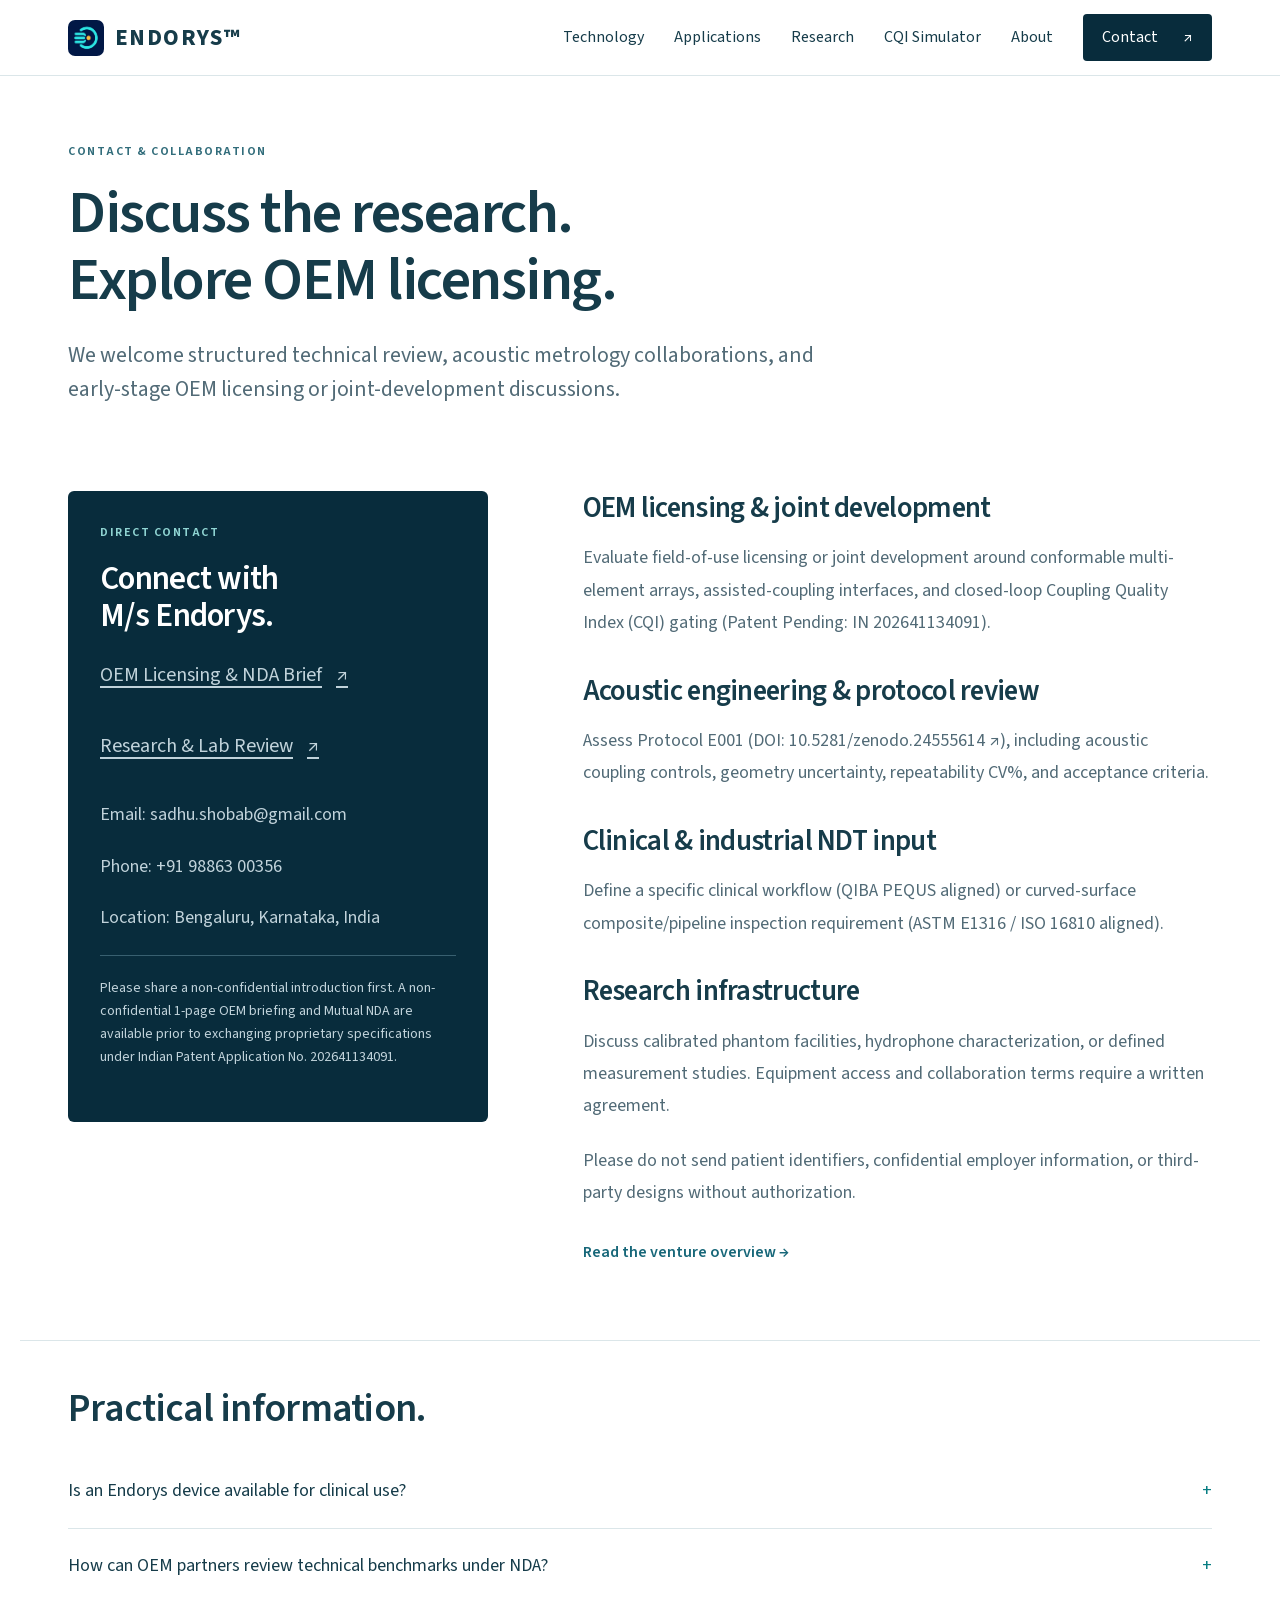
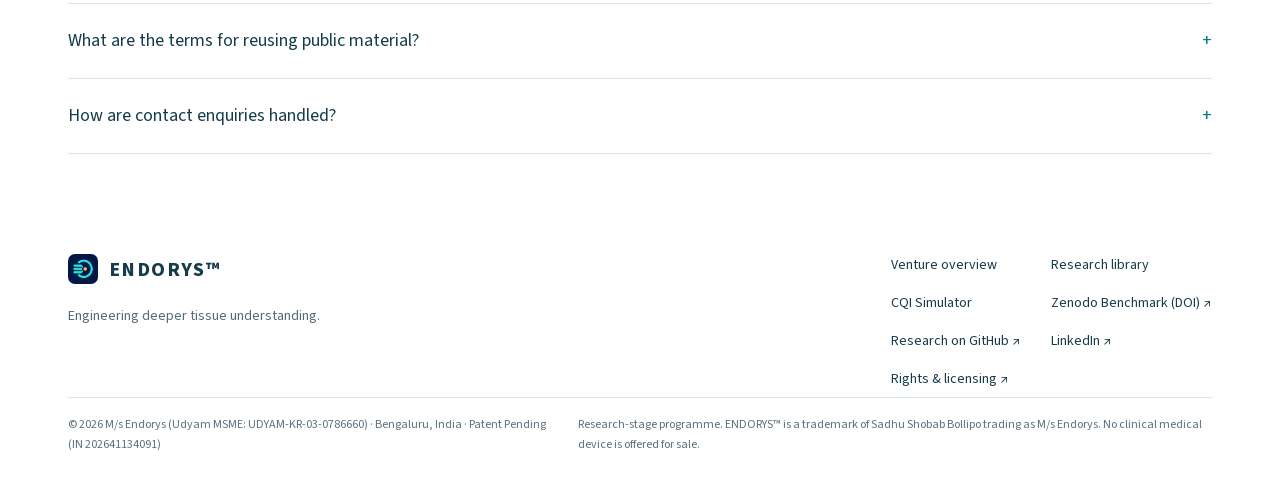
<file: contact.html>
<!doctype html>
<html lang="en">
<head>
  <meta charset="utf-8">
  <meta name="viewport" content="width=device-width,initial-scale=1">
  <meta name="theme-color" content="#082c3c">
  <title>Contact | ENDORYS&trade;</title>
  <meta name="description" content="Contact M/s Endorys regarding OEM technology licensing, mutual NDA evaluation, independent protocol review, or acoustic laboratory collaboration.">
  <link rel="canonical" href="https://endorys.com/contact.html">
  <meta property="og:title" content="Contact | ENDORYS™">
  <meta property="og:description" content="Contact M/s Endorys regarding OEM technology licensing, mutual NDA evaluation, independent protocol review, or laboratory collaboration.">
  <meta property="og:type" content="website">
  <meta property="og:url" content="https://endorys.com/contact.html">
  <meta property="og:image" content="https://endorys.com/platform-concept.png">
  <meta property="og:image:alt" content="Endorys research concept illustration; not a prototype or measured output">
  <link rel="icon" href="Endorys_TM2.jpg">
  <link rel="preload" href="source-sans-3.woff2" as="font" type="font/woff2" crossorigin>
  <link rel="stylesheet" href="site.css?v=20261106-mature1">
  <script src="site.js?v=20261109-ui" defer></script>
  <link rel="stylesheet" href="site-ui.css?v=20261109-ui">
</head>
<body>
  <a class="skip-link" href="#main">Skip to content</a>
  <header class="header">
    <div class="shell header-inner">
      <a href="index.html" class="brand" aria-label="Endorys home">
        <img src="endorys-icon.png" alt="" width="36" height="36">
        <span>ENDORYS&trade;</span>
      </a>
      <button class="menu-button" aria-expanded="false" aria-controls="primary-navigation">Menu <span aria-hidden="true">＋</span></button>
      <nav id="primary-navigation" aria-label="Main navigation">
        <a href="technology.html">Technology</a>
        <a href="applications.html">Applications</a>
        <a href="research.html">Research</a>
        <a href="check.html">CQI Simulator</a>
        <a href="about.html">About</a>
        <a class="nav-contact" href="contact.html">Contact <span aria-hidden="true">↗</span></a>
      </nav>
    </div>
  </header>


  <main id="main" tabindex="-1">
    <section class="page-hero shell">
      <span class="eyebrow">CONTACT &amp; COLLABORATION</span>
      <h1>Discuss the research.<br>Explore OEM licensing.</h1>
      <p class="lead">We welcome structured technical review, acoustic metrology collaborations, and early-stage OEM licensing or joint-development discussions.</p>
    </section>

    <section class="shell content-section contact-layout">
      <div class="contact-panel">
        <span class="eyebrow">DIRECT CONTACT</span>
        <h2>Connect with<br>M/s Endorys.</h2>
        <p><a class="contact-email" href="mailto:sadhu.shobab@://gmail.com">OEM Licensing &amp; NDA Brief <span aria-hidden="true">↗</span></a></p>
        <p><a class="contact-email" href="mailto:sadhu.shobab@://gmail.com">Research &amp; Lab Review <span aria-hidden="true">↗</span></a></p>
        <p>Email: <a href="mailto:sadhu.shobab@gmail.com">sadhu.shobab@gmail.com</a></p>
        <p>Phone: <a href="tel:+919886300356">+91 98863 00356</a></p>
        <p>Location: Bengaluru, Karnataka, India</p>
        <p class="fine-print">Please share a non-confidential introduction first. A non-confidential 1-page OEM briefing and Mutual NDA are available prior to exchanging proprietary specifications under Indian Patent Application No. 202641134091.</p>
      </div>

      <div class="prose">
        <h2>OEM licensing &amp; joint development</h2>
        <p>Evaluate field-of-use licensing or joint development around conformable multi-element arrays, assisted-coupling interfaces, and closed-loop Coupling Quality Index (CQI) gating (Patent Pending: IN 202641134091).</p>

        <h2>Acoustic engineering &amp; protocol review</h2>
        <p>Assess Protocol E001 (<a href="https://doi.org" target="_blank" rel="noopener">DOI: 10.5281/zenodo.24555614 &#8599;</a>), including acoustic coupling controls, geometry uncertainty, repeatability CV%, and acceptance criteria.</p>

        <h2>Clinical &amp; industrial NDT input</h2>
        <p>Define a specific clinical workflow (QIBA PEQUS aligned) or curved-surface composite/pipeline inspection requirement (ASTM E1316 / ISO 16810 aligned).</p>

        <h2>Research infrastructure</h2>
        <p>Discuss calibrated phantom facilities, hydrophone characterization, or defined measurement studies. Equipment access and collaboration terms require a written agreement.</p>
        <p>Please do not send patient identifiers, confidential employer information, or third-party designs without authorization.</p>
        <a class="text-link" href="overview.html">Read the venture overview &rarr;</a>
      </div>
    </section>

    <section class="shell content-section contact-faq">
      <h2>Practical information.</h2>
      <details>
        <summary>Is an Endorys device available for clinical use?</summary>
        <p>No. Endorys is a pre-prototype research programme. No medical device or clinical service is currently offered for sale.</p>
      </details>
      <details>
        <summary>How can OEM partners review technical benchmarks under NDA?</summary>
        <p>Non-confidential simulation datasets and software benchmarks are archived under <a href="https://doi.org" target="_blank" rel="noopener">DOI: 10.5281/zenodo.24555614</a>. Detailed patent specifications, drawings, and hardware architectures are shared following execution of a Mutual Non-Disclosure Agreement.</p>
      </details>
      <details>
        <summary>What are the terms for reusing public material?</summary>
        <p>Covered research software is licensed under Apache-2.0 and covered documentation under CC BY 4.0, subject to the explicit hardware and system patent reservation for Indian Patent Application No. 202641134091. Check file-specific licence notices before reuse.</p>
        <p><a href="https://github.com/Endorys/platform/blob/main/LICENSE.md" target="_blank" rel="noopener">Research licence &amp; patent reservation &#8599;</a> &middot; <a href="https://github.com/Endorys/endorys.github.io/blob/main/LICENSE.md" target="_blank" rel="noopener">Website rights notice &#8599;</a></p>
      </details>
      <details>
        <summary>How are contact enquiries handled?</summary>
        <p>This website uses direct email and telephone links with no third-party tracking forms. Hosting providers may process standard server request logs under their own privacy policies.</p>
      </details>
    </section>
  </main>

  <footer class="footer">
    <div class="shell">
      <div class="footer-top">
        <div>
          <a class="brand" href="index.html">
            <img src="endorys-icon.png" alt="" width="30" height="30">
            <span>ENDORYS&trade;</span>
          </a>
          <p>Engineering deeper tissue understanding.</p>
        </div>
        <nav aria-label="Footer navigation">
          <a href="overview.html">Venture overview</a>
          <a href="research-library.html">Research library</a>
          <a href="check.html">CQI Simulator</a>
          <a href="https://doi.org" target="_blank" rel="noopener">Zenodo Benchmark (DOI) <span aria-hidden="true">&#8599;</span></a>
          <a href="https://github.com/Endorys/platform" target="_blank" rel="noopener">Research on GitHub <span aria-hidden="true">&#8599;</span></a>
          <a href="https://www.linkedin.com/company/endorys/" target="_blank" rel="noopener">LinkedIn <span aria-hidden="true">&#8599;</span></a>
          <a href="https://github.com/Endorys/platform/blob/main/LICENSE.md" target="_blank" rel="noopener">Rights &amp; licensing <span aria-hidden="true">&#8599;</span></a>
        </nav>
      </div>
      <div class="footer-bottom">
        <span>&copy; 2026 M/s Endorys (Udyam MSME: UDYAM-KR-03-0786660) &middot; Bengaluru, India &middot; Patent Pending (IN 202641134091)</span>
        <span>Research-stage programme. ENDORYS&trade; is a trademark of Sadhu Shobab Bollipo trading as M/s Endorys. No clinical medical device is offered for sale.</span>
      </div>
    </div>
  </footer>
</body>
</html>
</file>
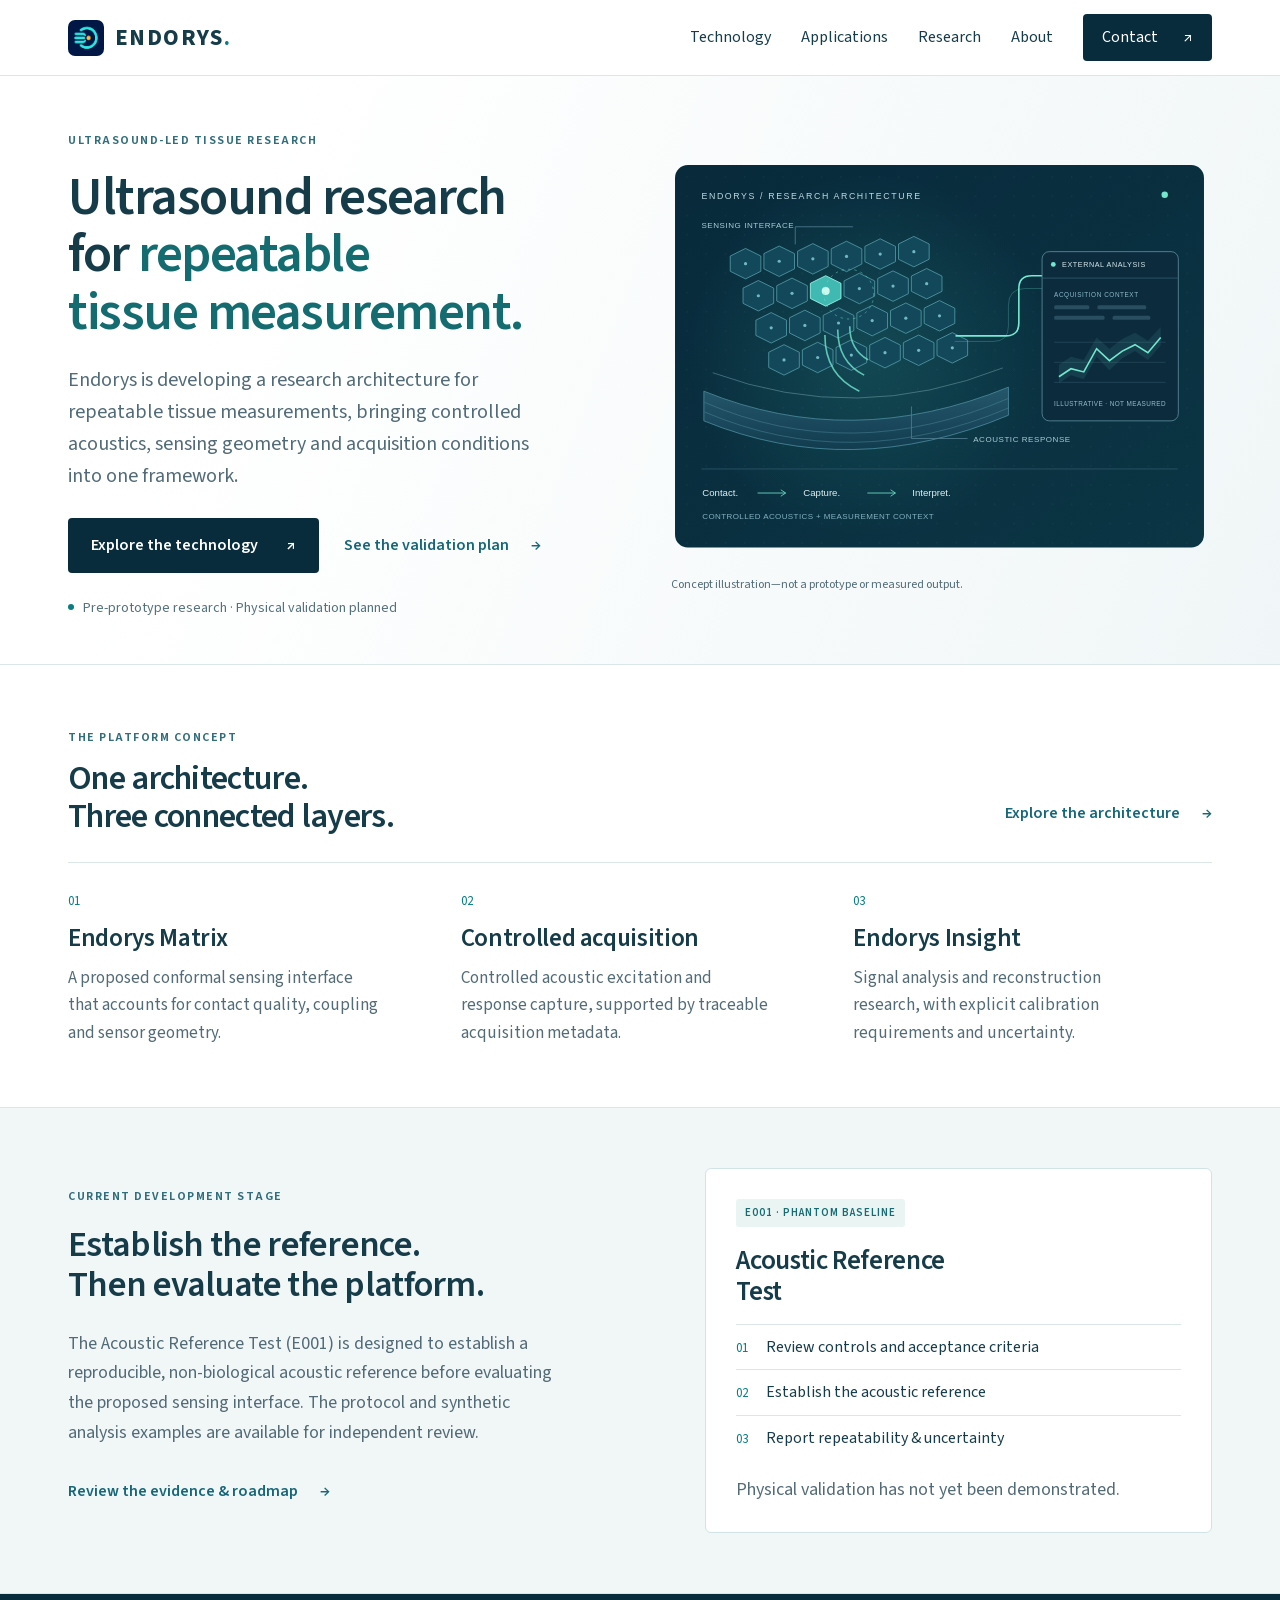
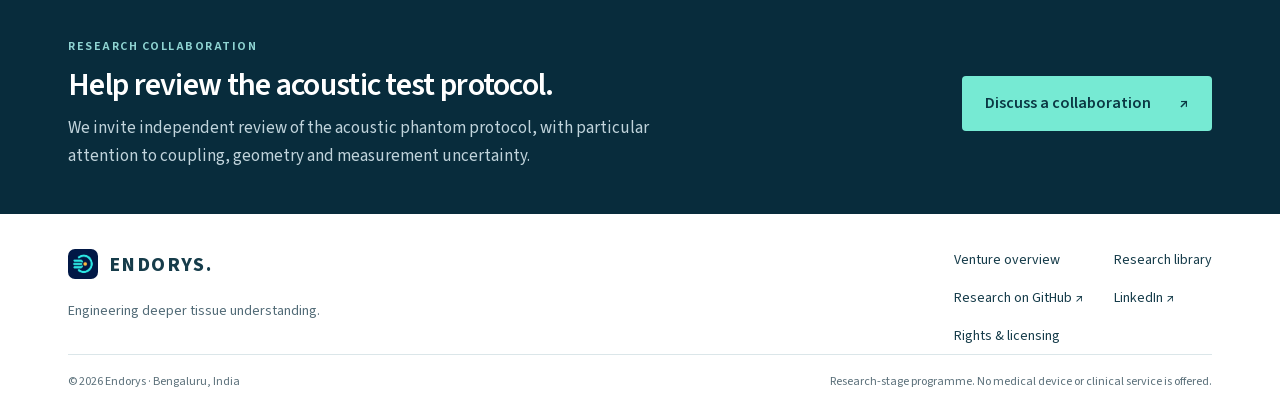
<file: homepage-preview.html>
<!doctype html><html lang="en"><head><meta charset="utf-8"><meta name="viewport" content="width=device-width,initial-scale=1"><meta name="robots" content="noindex,nofollow"><meta name="theme-color" content="#082c3c"><title>Endorys — Engineering deeper tissue understanding</title><meta name="description" content="Explore the Endorys research architecture for controlled acoustic measurement, conformal sensing and calibrated tissue-response analysis."><link rel="canonical" href="https://endorys.com/"><meta property="og:title" content="Endorys — Engineering deeper tissue understanding"><meta property="og:description" content="Explore the Endorys research architecture for controlled acoustic measurement, conformal sensing and calibrated tissue-response analysis."><meta property="og:type" content="website"><meta property="og:url" content="https://endorys.com/"><meta property="og:image" content="https://endorys.com/platform-concept.png"><meta property="og:image:alt" content="Endorys research concept illustration; not a prototype or measured output"><link rel="icon" href="endorys-icon.png"><link rel="preload" href="source-sans-3.woff2" as="font" type="font/woff2" crossorigin><link rel="stylesheet" href="site.css?v=20261106-mature1"><script src="site.js?v=20261109-ui" defer></script><link rel="stylesheet" href="site-ui.css?v=20261109-ui"></head><body><a class="skip-link" href="#main">Skip to content</a><header class="header"><div class="shell header-inner"><a href="index.html" class="brand" aria-label="Endorys home"><img src="endorys-icon.png" alt="" width="36" height="36"><span>ENDORYS<span class="brand-dot">.</span></span></a><button class="menu-button" aria-expanded="false" aria-controls="primary-navigation">Menu <span aria-hidden="true">＋</span></button><nav id="primary-navigation" aria-label="Main navigation"><a href="technology.html">Technology</a><a href="applications.html">Applications</a><a href="research.html">Research</a><a href="about.html">About</a><a class="nav-contact" href="contact.html">Contact <span aria-hidden="true">↗</span></a></nav></div></header><main id="main" tabindex="-1"><section class="home-hero"><div class="shell hero-layout"><div class="hero-copy"><span class="eyebrow">ULTRASOUND-LED TISSUE RESEARCH</span><h1>Ultrasound research for <em>repeatable tissue measurement.</em></h1><p class="hero-lead">Endorys is developing a research architecture for repeatable tissue measurements, bringing controlled acoustics, sensing geometry and acquisition conditions into one framework.</p><div class="hero-actions"><a class="button button-dark" href="technology.html">Explore the technology <span aria-hidden="true">↗</span></a><a class="text-link" href="research.html">See the validation plan <span aria-hidden="true">→</span></a></div><p class="stage-note"><span class="status-dot" aria-hidden="true"></span>Pre-prototype research · Physical validation planned</p></div><figure class="hero-figure"><img src="platform-architecture.svg" alt="Illustrated research architecture connecting a conformal sensing interface to external analysis" width="680" height="510" fetchpriority="high"><figcaption>Concept illustration—not a prototype or measured output.</figcaption></figure></div></section>
<section class="platform-section shell"><div class="section-heading"><span class="eyebrow">THE PLATFORM CONCEPT</span><h2>One architecture.<br>Three connected layers.</h2><a class="text-link" href="technology.html">Explore the architecture <span aria-hidden="true">→</span></a></div><div class="component-row"><article><span class="number">01</span><h3>Endorys Matrix</h3><p>A proposed conformal sensing interface that accounts for contact quality, coupling and sensor geometry.</p></article><article><span class="number">02</span><h3>Controlled acquisition</h3><p>Controlled acoustic excitation and response capture, supported by traceable acquisition metadata.</p></article><article><span class="number">03</span><h3>Endorys Insight</h3><p>Signal analysis and reconstruction research, with explicit calibration requirements and uncertainty.</p></article></div></section>
<section class="research-feature"><div class="shell feature-layout"><div><span class="eyebrow">CURRENT DEVELOPMENT STAGE</span><h2>Establish the reference.<br>Then evaluate the platform.</h2><p>The Acoustic Reference Test (E001) is designed to establish a reproducible, non-biological acoustic reference before evaluating the proposed sensing interface. The protocol and synthetic analysis examples are available for independent review.</p><a class="text-link" href="research.html">Review the evidence & roadmap <span aria-hidden="true">→</span></a></div><div class="milestone-panel"><span class="tag">E001 · PHANTOM BASELINE</span><h3>Acoustic Reference<br>Test</h3><ol><li><span>01</span>Review controls and acceptance criteria</li><li><span>02</span>Establish the acoustic reference</li><li><span>03</span>Report repeatability & uncertainty</li></ol><p>Physical validation has not yet been demonstrated.</p></div></div></section>
<section class="cta"><div class="shell cta-inner"><div><span class="eyebrow">RESEARCH COLLABORATION</span><h2>Help review the acoustic test protocol.</h2><p>We invite independent review of the acoustic phantom protocol, with particular attention to coupling, geometry and measurement uncertainty.</p></div><a class="button button-light" href="contact.html">Discuss a collaboration <span aria-hidden="true">↗</span></a></div></section></main><footer class="footer"><div class="shell"><div class="footer-top"><div><a class="brand" href="index.html"><img src="endorys-icon.png" alt="" width="30" height="30"><span>ENDORYS.</span></a><p>Engineering deeper tissue understanding.</p></div><nav aria-label="Footer navigation"><a href="overview.html">Venture overview</a><a href="research-library.html">Research library</a><a href="https://github.com/Endorys/platform">Research on GitHub ↗</a><a href="https://www.linkedin.com/company/endorys/">LinkedIn ↗</a><a href="https://github.com/Endorys/endorys.github.io/blob/main/LICENSE.md">Rights & licensing</a></nav></div><div class="footer-bottom"><span>© 2026 Endorys · Bengaluru, India</span><span>Research-stage programme. No medical device or clinical service is offered.</span></div></div></footer></body></html>
</file>
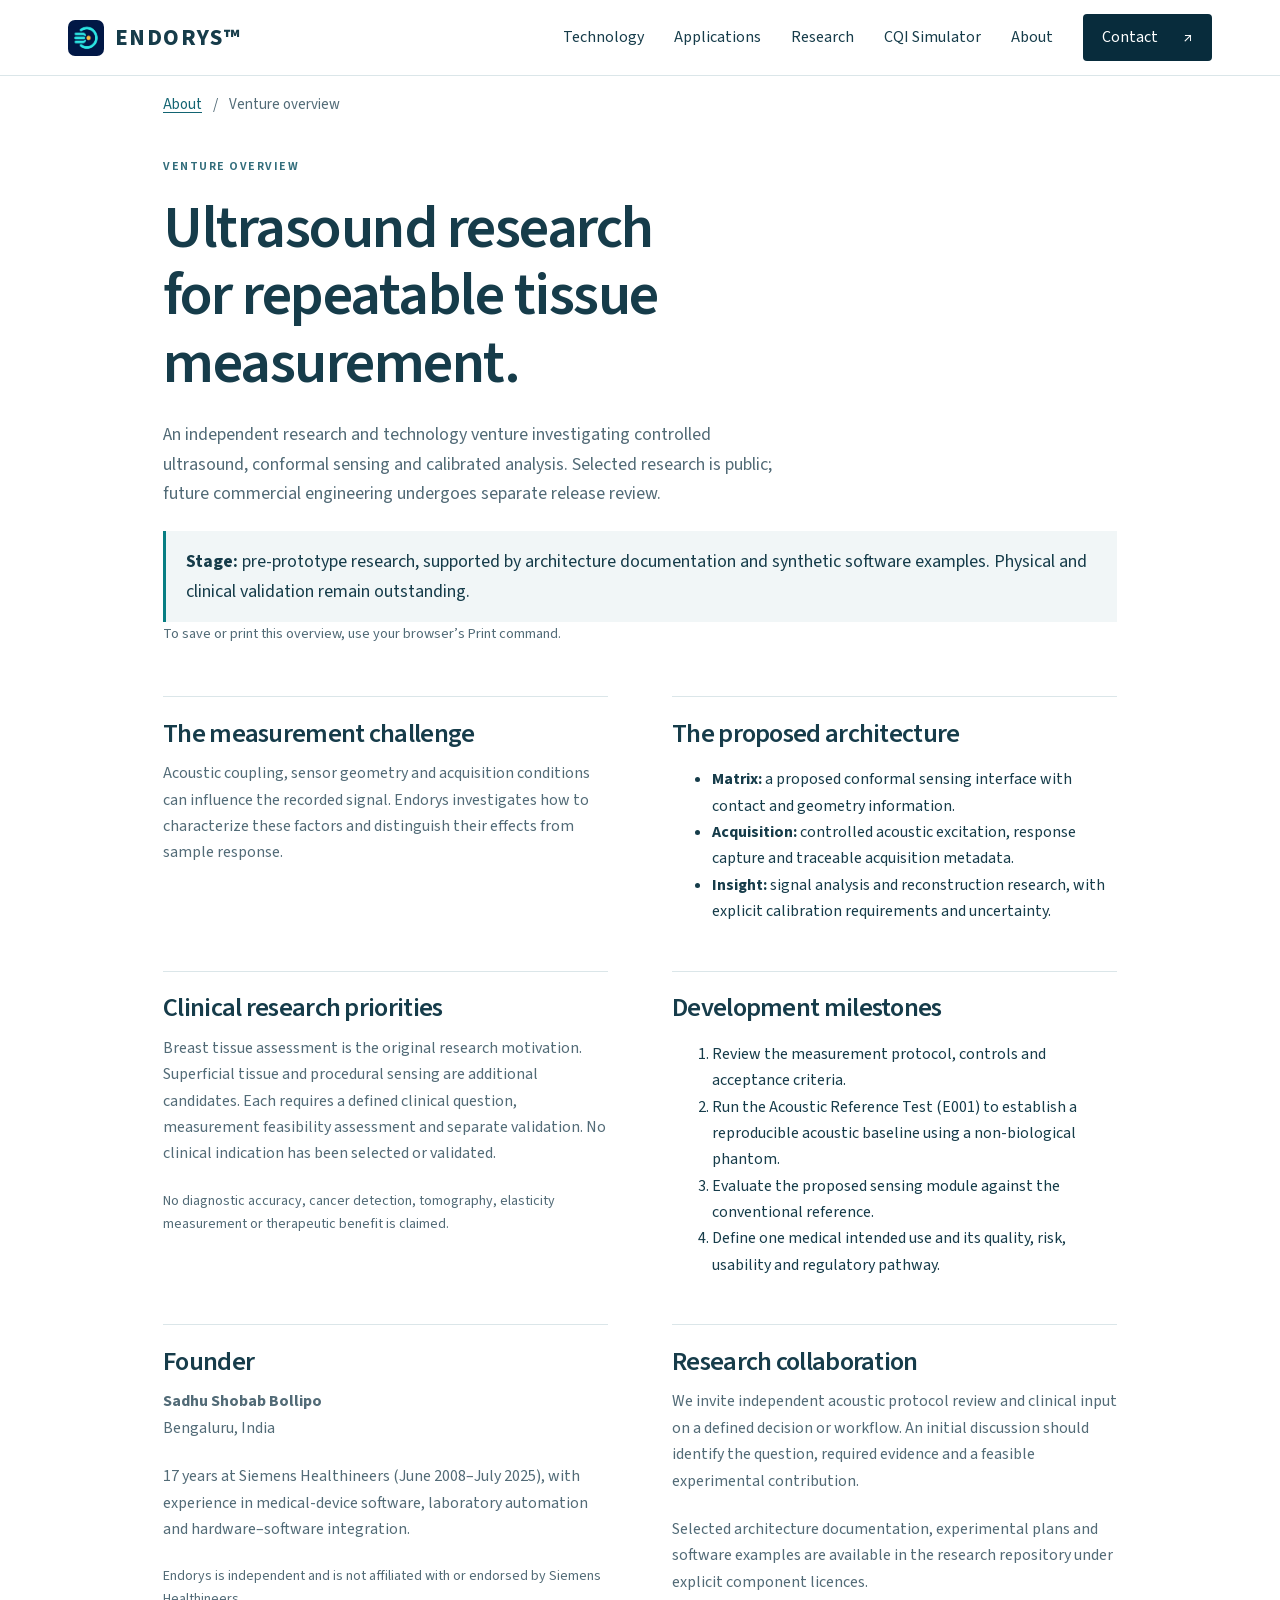
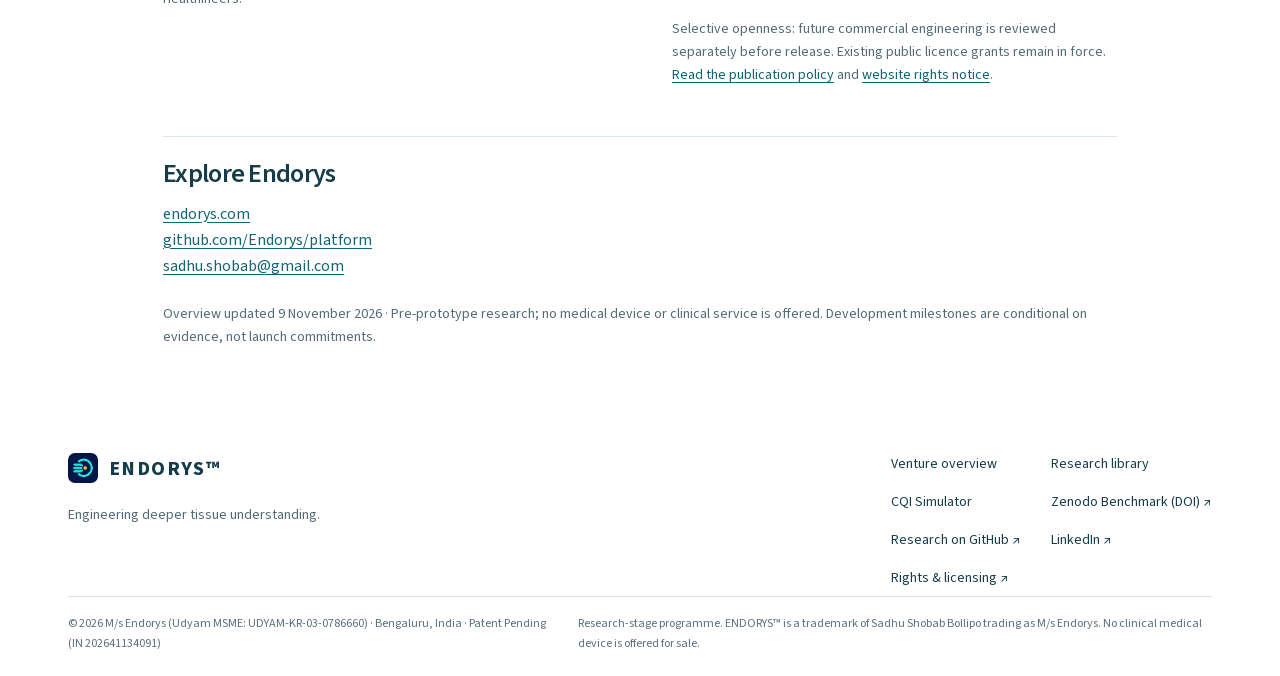
<file: overview.html>
<!doctype html><html lang="en"><head><meta charset="utf-8">
  <meta name="viewport" content="width=device-width,initial-scale=1">
  <title>Endorys — Research and venture overview</title>
  <meta name="description" content="An overview of the Endorys research architecture, current evidence, validation priorities and collaboration opportunities.">
  <link rel="canonical" href="https://endorys.com/overview.html">
  <link rel="icon" href="endorys-icon.png">
  <link rel="preload" href="source-sans-3.woff2" as="font" type="font/woff2" crossorigin>
  <meta name="theme-color" content="#082c3c"><link rel="stylesheet" href="site.css?v=20261106-mature1">
  <script src="site.js?v=20261109-ui" defer></script>
  <link rel="stylesheet" href="site-ui.css?v=20261109-ui">
</head><body class="overview-page"><a class="skip-link" href="#main">Skip to content</a>
  <header class="header">
    <div class="shell header-inner">
      <a href="index.html" class="brand" aria-label="Endorys home">
        <img src="endorys-icon.png" alt="" width="36" height="36">
        <span>ENDORYS&trade;</span>
      </a>
      <button class="menu-button" aria-expanded="false" aria-controls="primary-navigation">Menu <span aria-hidden="true">＋</span></button>
      <nav id="primary-navigation" aria-label="Main navigation">
        <a href="technology.html">Technology</a>
        <a href="applications.html">Applications</a>
        <a href="research.html">Research</a>
        <a href="check.html">CQI Simulator</a>
        <a href="about.html">About</a>
        <a class="nav-contact" href="contact.html">Contact <span aria-hidden="true">↗</span></a>
      </nav>
    </div>
  </header>

  
  <main id="main" tabindex="-1" class="shell overview-content">
    <div class="breadcrumb"><a href="about.html">About</a><span aria-hidden="true">/</span><span aria-current="page">Venture overview</span></div><span class="eyebrow">VENTURE OVERVIEW</span><h1>Ultrasound research for repeatable tissue measurement.</h1><p>An independent research and technology venture investigating controlled ultrasound, conformal sensing and calibrated analysis. Selected research is public; future commercial engineering undergoes separate release review.</p>
    <div class="stage"><strong>Stage:</strong> pre-prototype research, supported by architecture documentation and synthetic software examples. Physical and clinical validation remain outstanding.</div>
    <p class="print-hint">To save or print this overview, use your browser’s Print command.</p>
    <div class="grid"><section><h2>The measurement challenge</h2>
      <p>Acoustic coupling, sensor geometry and acquisition conditions can influence the recorded signal. Endorys investigates how to characterize these factors and distinguish their effects from sample response.</p></section><section><h2>The proposed architecture</h2><ul><li><strong>Matrix:</strong> a proposed conformal sensing interface with contact and geometry information.</li><li><strong>Acquisition:</strong> controlled acoustic excitation, response capture and traceable acquisition metadata.</li><li><strong>Insight:</strong> signal analysis and reconstruction research, with explicit calibration requirements and uncertainty.</li></ul></section></div><div class="grid"><section><h2>Clinical research priorities</h2><p>Breast tissue assessment is the original research motivation. Superficial tissue and procedural sensing are additional candidates. Each requires a defined clinical question, measurement feasibility assessment and separate validation. No clinical indication has been selected or validated.</p><p class="note">No diagnostic accuracy, cancer detection, tomography, elasticity measurement or therapeutic benefit is claimed.</p></section><section><h2>Development milestones</h2><ol><li>Review the measurement protocol, controls and acceptance criteria.</li><li>Run the Acoustic Reference Test (E001) to establish a reproducible acoustic baseline using a non-biological phantom.</li><li>Evaluate the proposed sensing module against the conventional reference.</li><li>Define one medical intended use and its quality, risk, usability and regulatory pathway.</li></ol></section></div><div class="grid"><section><h2>Founder</h2><p><strong>Sadhu Shobab Bollipo</strong><br>Bengaluru, India</p><p>17 years at Siemens Healthineers (June 2008–July 2025), with experience in medical-device software, laboratory automation and hardware–software integration.</p><p class="meta">Endorys is independent and is not affiliated with or endorsed by Siemens Healthineers.</p></section><section><h2>Research collaboration</h2><p>We invite independent acoustic protocol review and clinical input on a defined decision or workflow. An initial discussion should identify the question, required evidence and a feasible experimental contribution.</p><p>Selected architecture documentation, experimental plans and software examples are available in the research repository under explicit component licences.</p><p class="meta">Selective openness: future commercial engineering is reviewed separately before release. Existing public licence grants remain in force. <a href="https://github.com/Endorys/platform/blob/main/OPENNESS.md">Read the publication policy</a> and <a href="https://github.com/Endorys/endorys.github.io/blob/main/LICENSE.md">website rights notice</a>.</p></section></div><section class="contact"><h2>Explore Endorys</h2><p><a href="https://endorys.com/">endorys.com</a><br><a href="https://github.com/Endorys/platform">github.com/Endorys/platform</a><br><a href="mailto:sadhu.shobab@gmail.com?subject=Endorys%20partnership%20enquiry">sadhu.shobab@gmail.com</a></p><p class="meta">Overview updated 9 November 2026 · Pre-prototype research; no medical device or clinical service is offered. Development milestones are conditional on evidence, not launch commitments.</p></section></main>
    <footer class="footer">
    <div class="shell">
      <div class="footer-top">
        <div>
          <a class="brand" href="index.html">
            <img src="endorys-icon.png" alt="" width="30" height="30">
            <span>ENDORYS&trade;</span>
          </a>
          <p>Engineering deeper tissue understanding.</p>
        </div>
        <nav aria-label="Footer navigation">
          <a href="overview.html">Venture overview</a>
          <a href="research-library.html">Research library</a>
          <a href="check.html">CQI Simulator</a>
          <a href="https://doi.org/10.5281/zenodo.24555614" target="_blank" rel="noopener">Zenodo Benchmark (DOI) <span aria-hidden="true">&#8599;</span></a>
          <a href="https://github.com/Endorys/platform" target="_blank" rel="noopener">Research on GitHub <span aria-hidden="true">&#8599;</span></a>
          <a href="https://www.linkedin.com/company/endorys/" target="_blank" rel="noopener">LinkedIn <span aria-hidden="true">&#8599;</span></a>
          <a href="https://github.com/Endorys/platform/blob/main/LICENSE.md" target="_blank" rel="noopener">Rights &amp; licensing <span aria-hidden="true">&#8599;</span></a>
        </nav>
      </div>
      <div class="footer-bottom">
        <span>&copy; 2026 M/s Endorys (Udyam MSME: UDYAM-KR-03-0786660) &middot; Bengaluru, India &middot; Patent Pending (IN 202641134091)</span>
        <span>Research-stage programme. ENDORYS&trade; is a trademark of Sadhu Shobab Bollipo trading as M/s Endorys. No clinical medical device is offered for sale.</span>
      </div>
    </div>
  </footer>

</body></html>
</file>
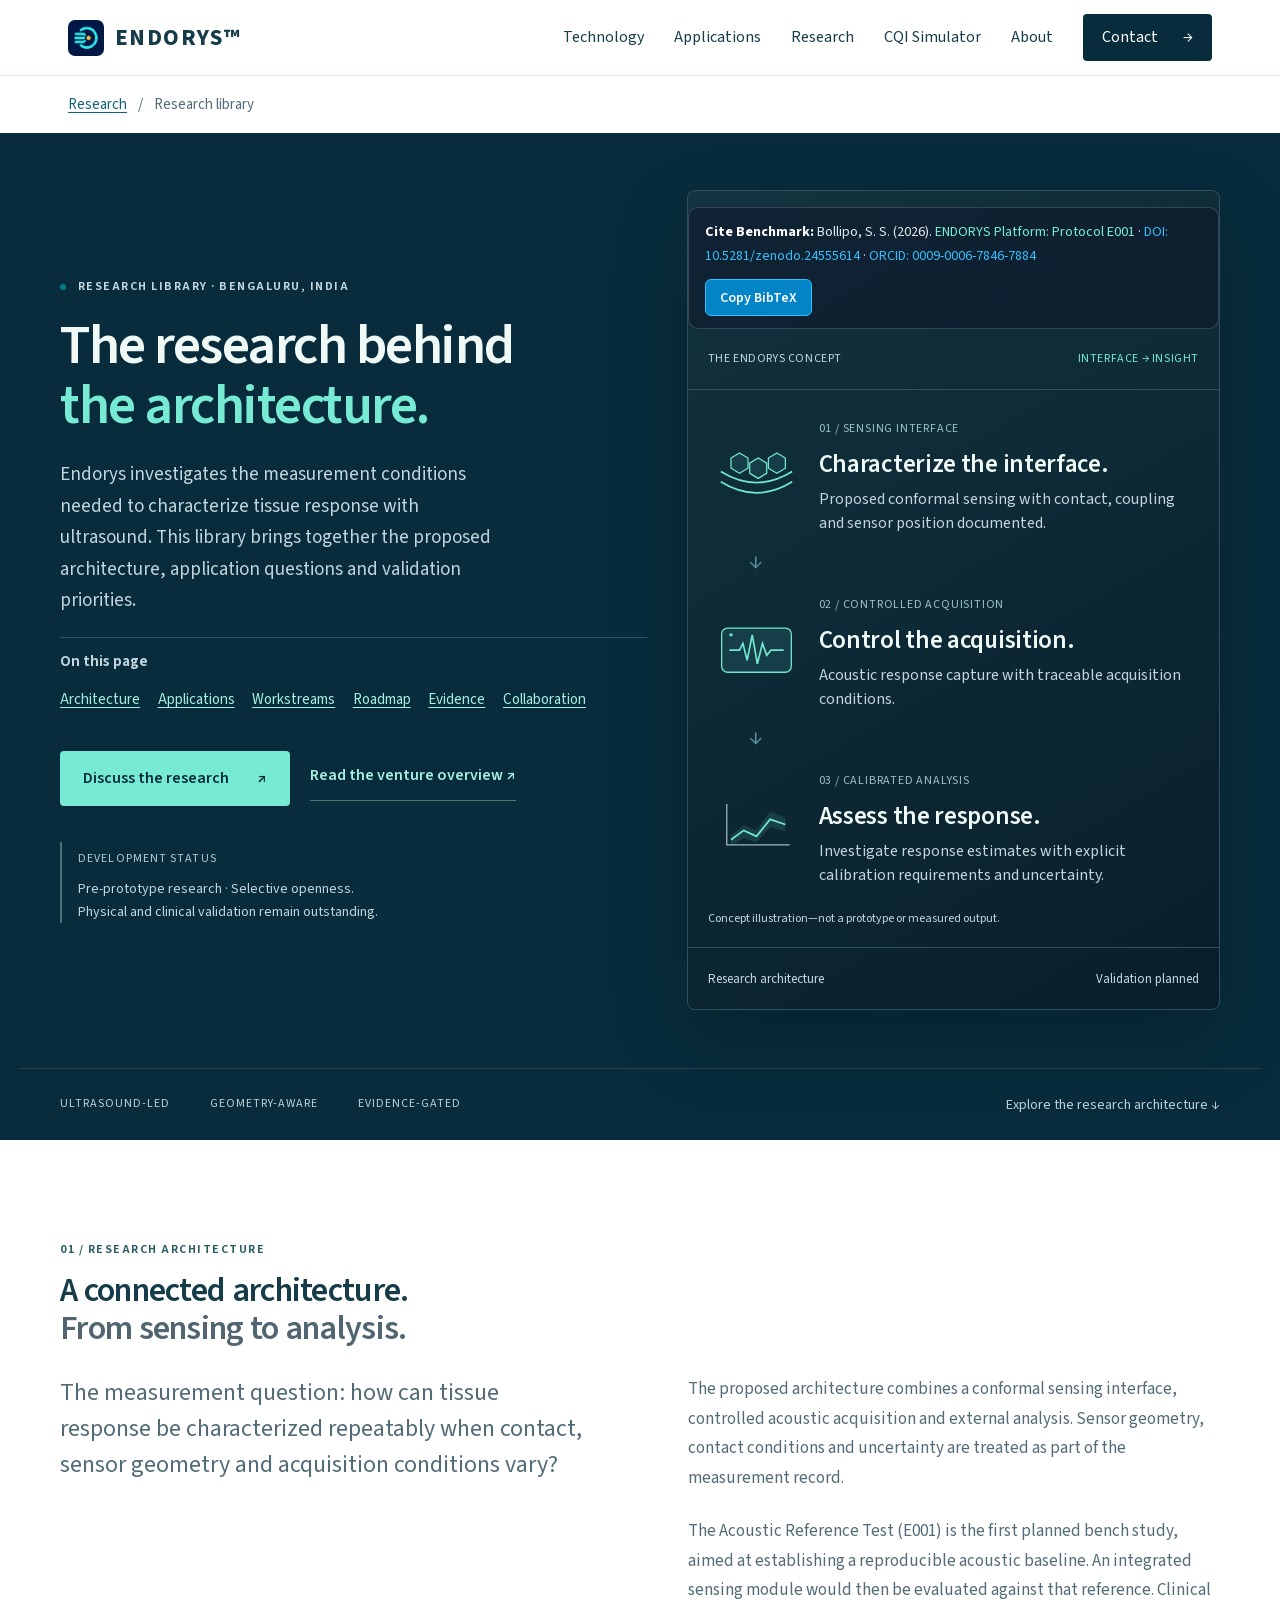
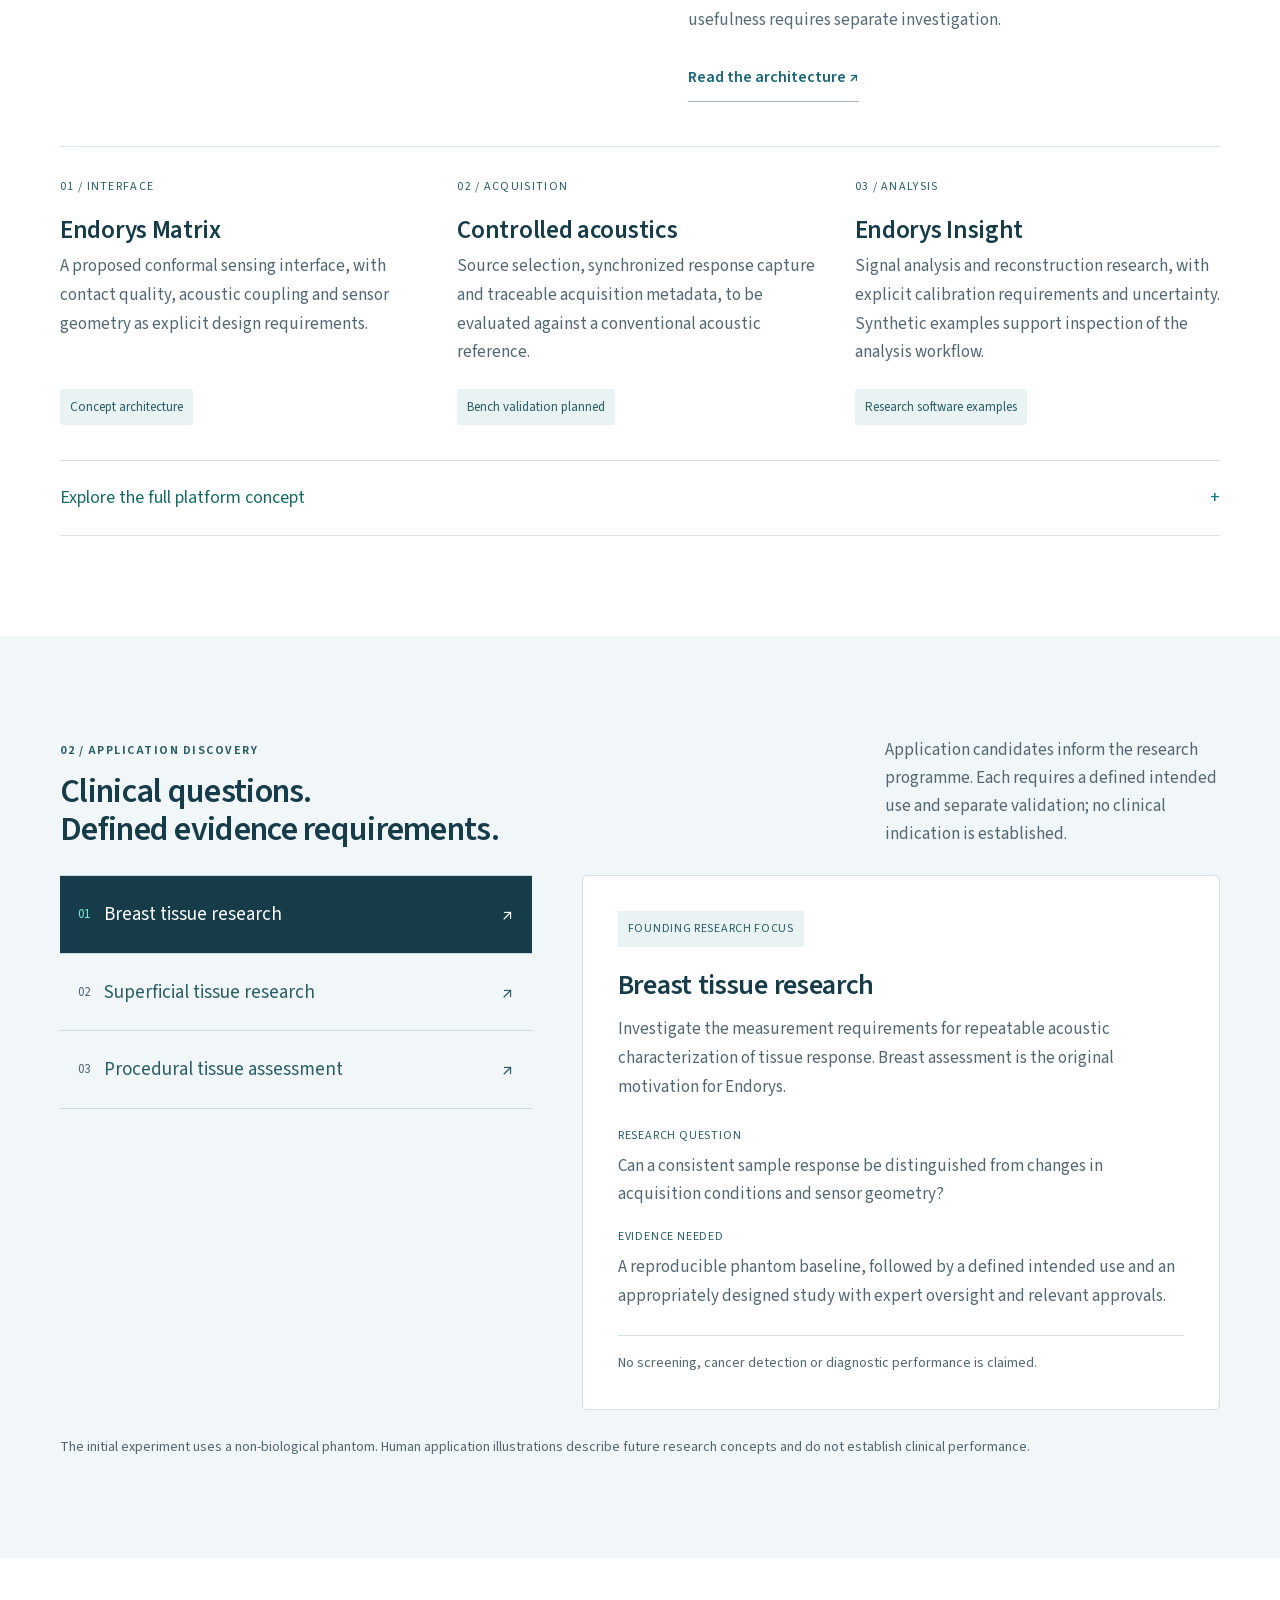
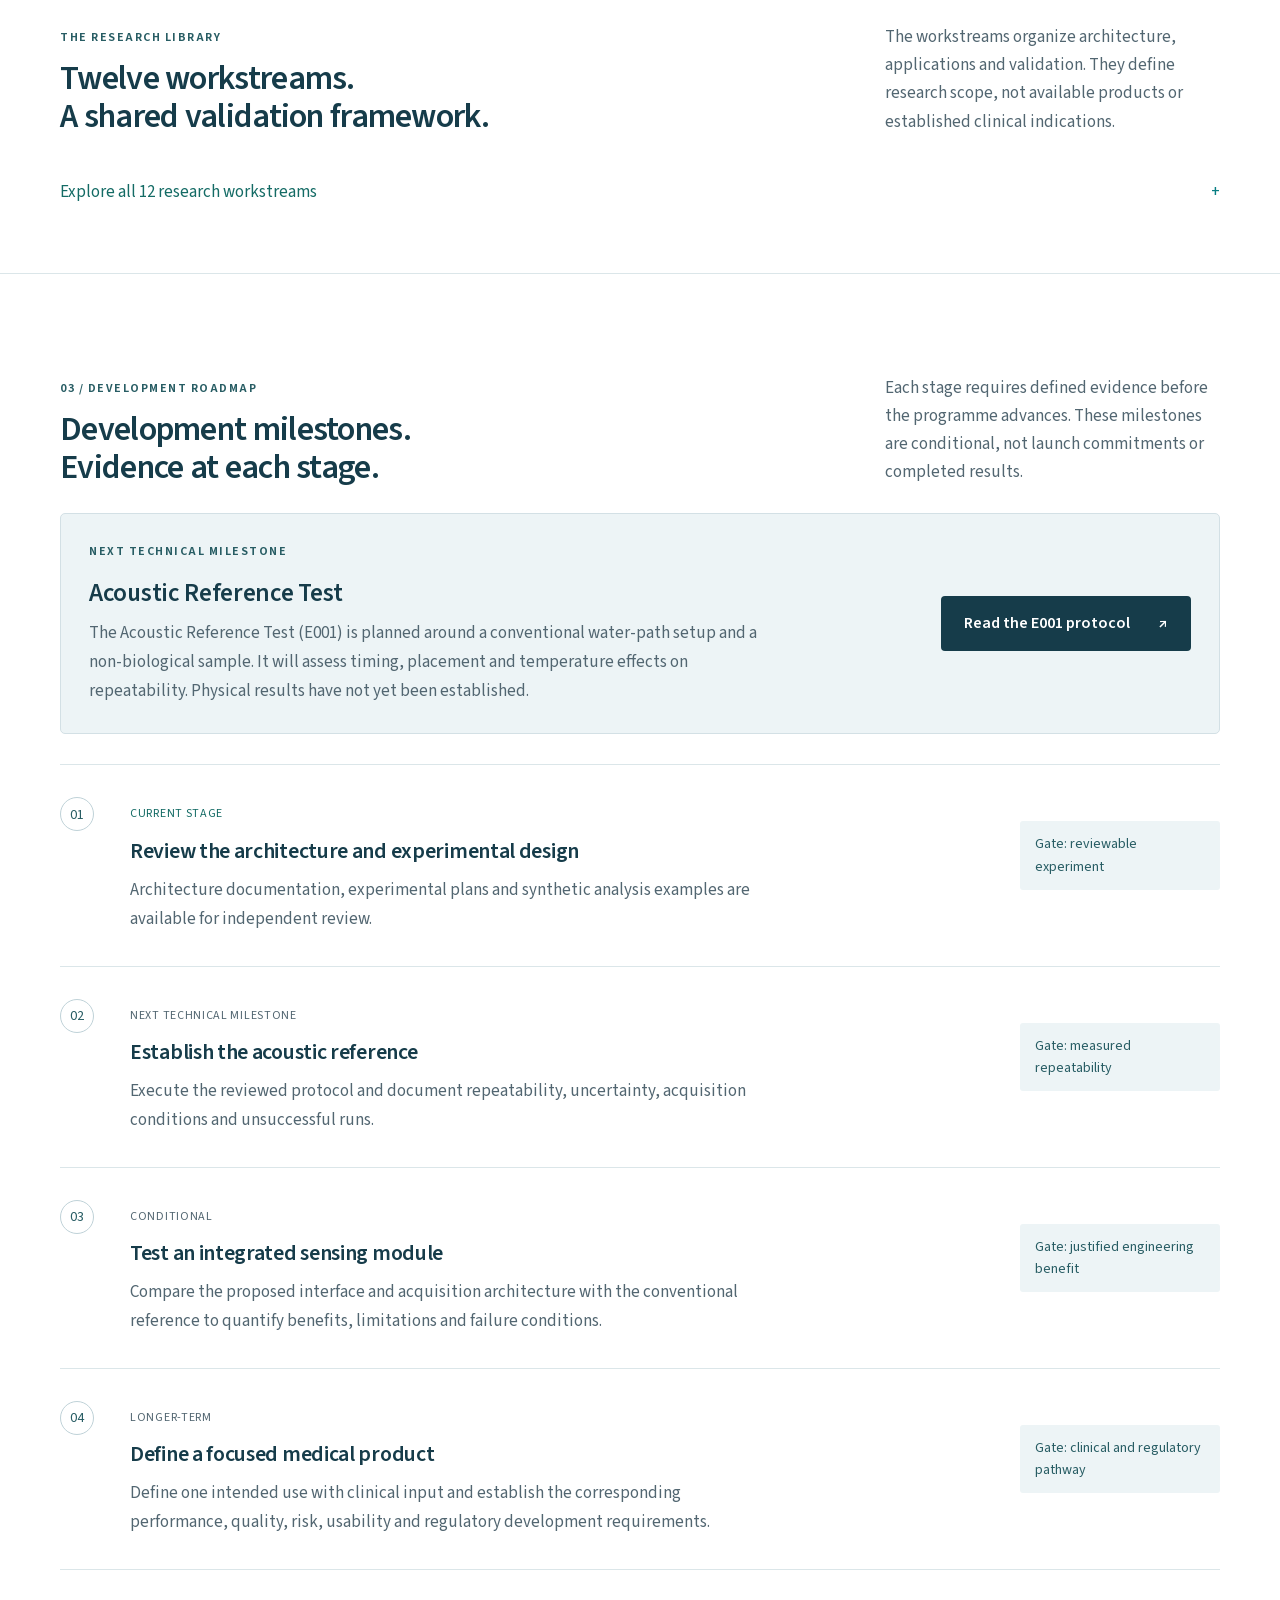
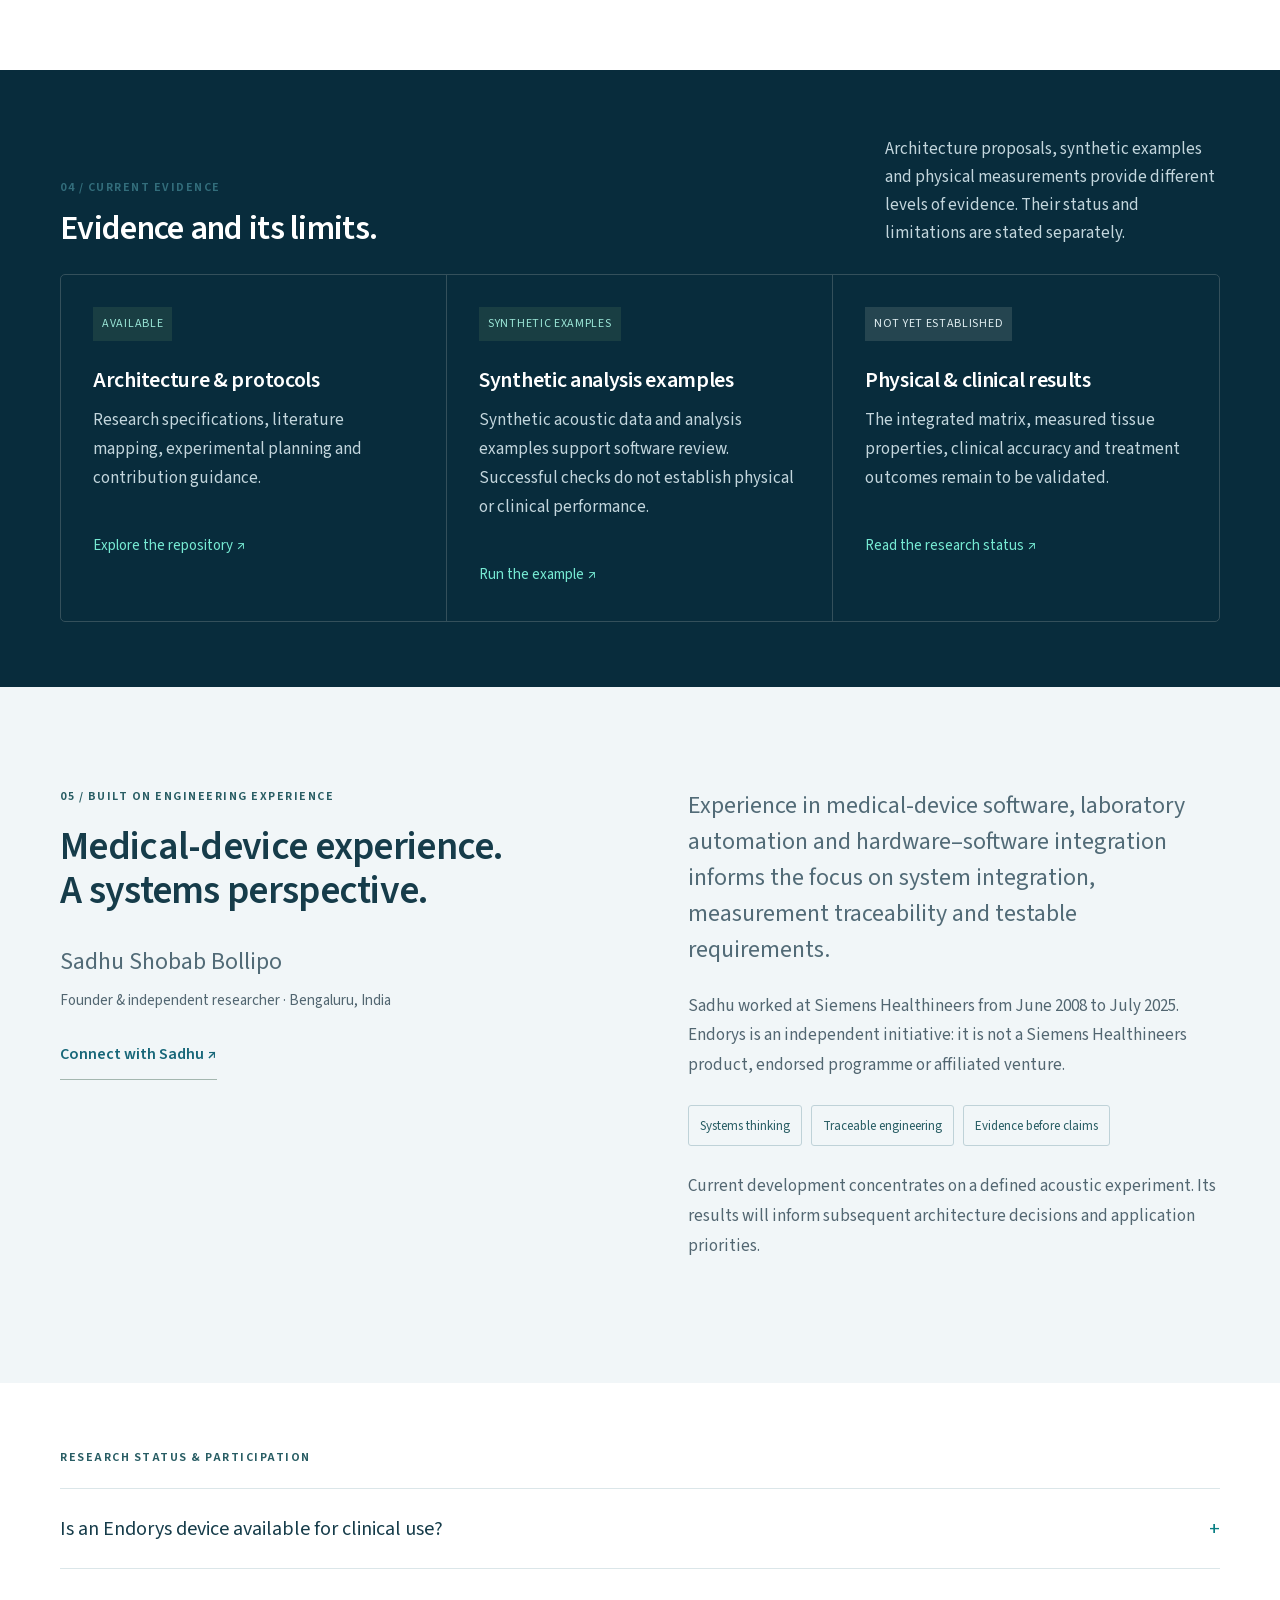
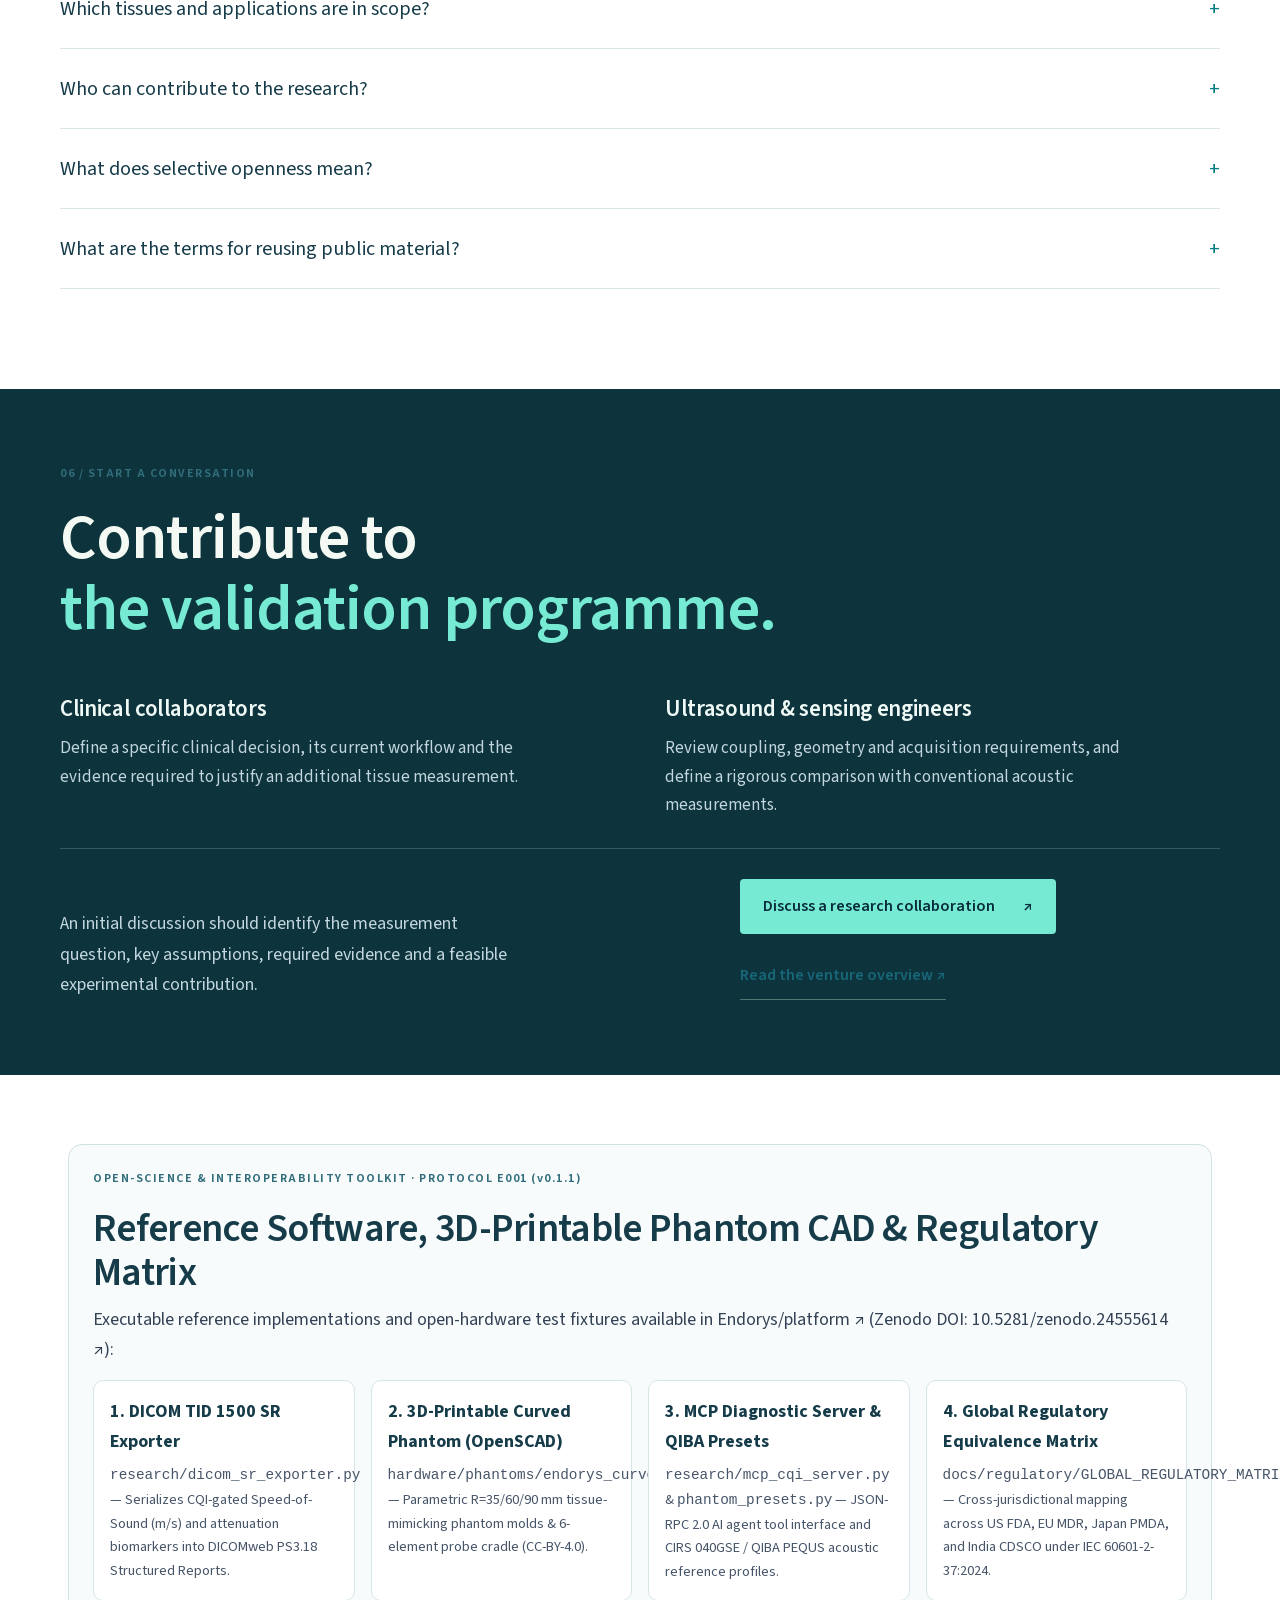
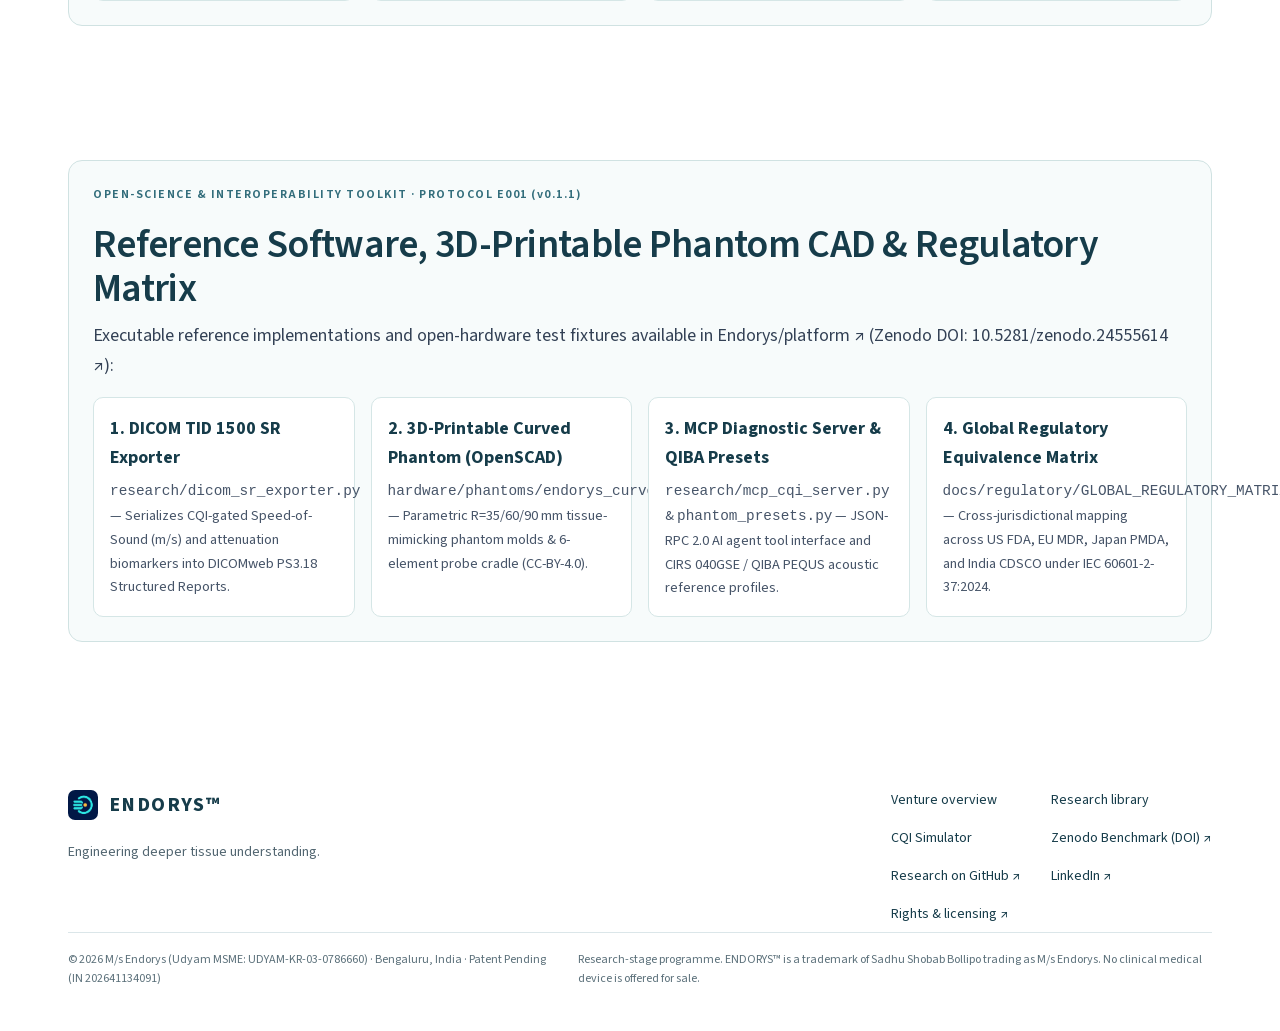
<file: research-library.html>
﻿<!doctype html>
<html lang="en">
<head>
<meta charset="utf-8"><meta name="viewport" content="width=device-width,initial-scale=1">
<title>Research library | Endorys</title>
<meta name="description" content="Explore the Endorys research architecture, application questions, 12 workstreams, evidence requirements and validation roadmap.">
<meta name="theme-color" content="#071c29"><meta property="og:title" content="Endorys — Engineering deeper tissue understanding"><meta property="og:description" content="Research architecture, application questions and the acoustic phantom validation programme."><meta property="og:type" content="website">
<link rel="canonical" href="https://endorys.com/research-library.html"><meta property="og:url" content="https://endorys.com/research-library.html"><meta property="og:image" content="https://endorys.com/platform-concept.png"><meta property="og:image:alt" content="Endorys research concept illustration; not a prototype or measured output"><link rel="icon" href="endorys-icon.png"><link rel="stylesheet" href="styles.css?v=20261109-ui"><link rel="stylesheet" href="site.css?v=20261106-mature1"><script src="site.js?v=20261109-ui" defer></script><script src="app.js?v=20261109-ui" defer></script>
<link rel="preload" href="source-sans-3.woff2" as="font" type="font/woff2" crossorigin><link rel="stylesheet" href="site-ui.css?v=20261109-ui"></head>
<body class="library-page">
<a class="skip-link" href="#main">Skip to content</a>
  <header class="header"><div class="shell header-inner"><a href="index.html" class="brand" aria-label="Endorys home"><img src="endorys-icon.png" alt="" width="36" height="36"><span>ENDORYS&trade;</span></a><button class="menu-button" aria-expanded="false" aria-controls="primary-navigation">Menu <span aria-hidden="true">&#65291;</span></button><nav id="primary-navigation" aria-label="Main navigation"><a href="technology.html">Technology</a><a href="applications.html">Applications</a><a href="research.html">Research</a><a href="check.html">CQI Simulator</a><a href="about.html">About</a><a class="nav-contact" href="contact.html">Contact <span aria-hidden="true">&rarr;</span></a></nav></div></header>

<main id="main" tabindex="-1"><div class="shell breadcrumb"><a href="research.html">Research</a><span aria-hidden="true">/</span><span aria-current="page">Research library</span></div>
<section class="hero"><div class="wrap hero-grid"><div class="hero-copy"><div class="eyebrow"><span class="status-dot"></span> RESEARCH LIBRARY · BENGALURU, INDIA</div><h1>The research behind<br><em>the architecture.</em></h1><p class="hero-intro">Endorys investigates the measurement conditions needed to characterize tissue response with ultrasound. This library brings together the proposed architecture, application questions and validation priorities.</p><nav class="section-links" aria-label="On this page"><span>On this page</span><ul><li><a href="#vision">Architecture</a></li><li><a href="#applications">Applications</a></li><li><a href="#architecture">Workstreams</a></li><li><a href="#roadmap">Roadmap</a></li><li><a href="#evidence">Evidence</a></li><li><a href="#collaborate">Collaboration</a></li></ul></nav><div class="actions"><a class="button mint" href="#collaborate">Discuss the research <span>↗</span></a><a class="text-link light" href="overview.html" target="_blank" rel="noopener">Read the venture overview ↗</a></div><div class="hero-stage"><span>DEVELOPMENT STATUS</span><p>Pre-prototype research · Selective openness.<br>Physical and clinical validation remain outstanding.</p></div></div>
<div class="hero-art platform-flow">
  <div style="margin-top:16px;padding:12px 16px;border:1px solid rgba(148,163,184,0.28);border-radius:10px;background:rgba(15,23,42,0.55);display:flex;flex-wrap:wrap;align-items:center;justify-content:space-between;gap:12px;font-size:0.88rem;color:#e2e8f0;">
  <div>
    <strong style="color:#fff;">Cite Benchmark:</strong> Bollipo, S. S. (2026). <em>ENDORYS Platform: Protocol E001</em> &middot;
    <a href="https://doi.org/10.5281/zenodo.24555614" target="_blank" rel="noopener" style="color:#38bdf8;">DOI: 10.5281/zenodo.24555614</a> &middot;
    <a href="https://orcid.org/0009-0006-7846-7884" target="_blank" rel="noopener" style="color:#38bdf8;">ORCID: 0009-0006-7846-7884</a>
  </div>
  <button type="button" id="copy-bibtex-btn" onclick="copyEndorysBibtex()" style="padding:6px 14px;border-radius:6px;border:1px solid #38bdf8;background:#0284c7;color:#fff;font-weight:600;cursor:pointer;">Copy BibTeX</button>
</div>
<script>
function copyEndorysBibtex() {
  const bib = "@software{bollipo_2026_endorys,\n  author = {Bollipo, Sadhu Shobab},\n  title = {{ENDORYS Platform: Protocol E001 Acoustic Reference & CQI Benchmark}},\n  month = nov,\n  year = {2026},\n  publisher = {Zenodo},\n  version = {0.1.1},\n  doi = {10.5281/zenodo.24555614},\n  url = {https://github.com/Endorys/platform}\n}";
  navigator.clipboard.writeText(bib).then(() => {
    const btn = document.getElementById("copy-bibtex-btn");
    btn.textContent = "Copied BibTeX \u2713";
    setTimeout(() => btn.textContent = "Copy BibTeX", 2500);
  });
}
</script>

  <div class="instrument-top">
    <span>THE ENDORYS CONCEPT</span>
    <span class="live-label">INTERFACE → INSIGHT</span>
  </div>
<div class="flow-stages" role="img" aria-label="Proposed platform workflow: a conformal sensing interface, controlled acquisition, then calibration-aware analysis. Concept illustration, not a prototype or measured output.">
<div class="flow-stage"><div class="flow-icon"><svg viewBox="0 0 100 76" aria-hidden="true"><path d="M8 48Q50 74 92 48M8 36Q50 62 92 36" fill="none" stroke="currentColor" stroke-width="2"/><g fill="#153e49" stroke="currentColor" stroke-width="1.5"><path d="m20 20 10-6 10 6v12l-10 6-10-6z"/><path d="m42 26 10-6 10 6v12l-10 6-10-6z"/><path d="m64 20 10-6 10 6v12l-10 6-10-6z"/></g></svg></div><div><span class="flow-number">01 / SENSING INTERFACE</span><h3>Characterize the interface.</h3><p>Proposed conformal sensing with contact, coupling and sensor position documented.</p></div></div>
<div class="flow-connector" aria-hidden="true">↓</div>
<div class="flow-stage"><div class="flow-icon"><svg viewBox="0 0 100 76" aria-hidden="true"><rect x="9" y="13" width="82" height="52" rx="7" fill="#153e49" stroke="currentColor" stroke-width="1.5"/><path d="M18 39h12l4-8 5 20 6-30 6 34 6-24 5 14 5-6h15" fill="none" stroke="currentColor" stroke-width="2"/><circle cx="20" cy="21" r="2" fill="currentColor"/></svg></div><div><span class="flow-number">02 / CONTROLLED ACQUISITION</span><h3>Control the acquisition.</h3><p>Acoustic response capture with traceable acquisition conditions.</p></div></div>
<div class="flow-connector" aria-hidden="true">↓</div>
<div class="flow-stage"><div class="flow-icon"><svg viewBox="0 0 100 76" aria-hidden="true"><path d="M15 13v48h74" fill="none" stroke="#9ab8c3" stroke-width="1.5"/><path d="M20 50 35 38l15 6 16-22 18 7v16l-18-5-16 18-15-5-15 9z" fill="#72e7ce" fill-opacity=".13"/><path d="m20 55 15-11 15 7 16-20 18 6" fill="none" stroke="currentColor" stroke-width="2"/></svg></div><div><span class="flow-number">03 / CALIBRATED ANALYSIS</span><h3>Assess the response.</h3><p>Investigate response estimates with explicit calibration requirements and uncertainty.</p></div></div></div>
<div class="art-caption">Concept illustration—not a prototype or measured output.</div><div class="instrument-bottom"><span>Research architecture</span><span>Validation planned</span></div></div></div><div class="hero-bottom wrap"><span>ULTRASOUND-LED</span><span>GEOMETRY-AWARE</span><span>EVIDENCE-GATED</span><a href="#vision">Explore the research architecture ↓</a></div></section>
<section id="vision" class="section wrap"><div class="section-heading"><span class="eyebrow dark">01 / RESEARCH ARCHITECTURE</span><h2>A connected architecture.<br><span class="muted">From sensing to analysis.</span></h2></div><div class="vision-grid"><p class="large-copy">The measurement question: how can tissue response be characterized repeatably when contact, sensor geometry and acquisition conditions vary?</p><div class="body-copy"><p>The proposed architecture combines a conformal sensing interface, controlled acoustic acquisition and external analysis. Sensor geometry, contact conditions and uncertainty are treated as part of the measurement record.</p><p>The Acoustic Reference Test (E001) is the first planned bench study, aimed at establishing a reproducible acoustic baseline. An integrated sensing module would then be evaluated against that reference. Clinical usefulness requires separate investigation.</p><a class="text-link" href="https://github.com/Endorys/platform/blob/main/research/ARCHITECTURE.md" target="_blank" rel="noopener">Read the architecture ↗</a></div></div><div class="product-stack" aria-label="Proposed product components">
<article><span class="component-number">01 / INTERFACE</span><h3>Endorys Matrix</h3><p>A proposed conformal sensing interface, with contact quality, acoustic coupling and sensor geometry as explicit design requirements.</p><span class="component-state">Concept architecture</span></article>
<article><span class="component-number">02 / ACQUISITION</span><h3>Controlled acoustics</h3><p>Source selection, synchronized response capture and traceable acquisition metadata, to be evaluated against a conventional acoustic reference.</p><span class="component-state">Bench validation planned</span></article>
<article><span class="component-number">03 / ANALYSIS</span><h3>Endorys Insight</h3><p>Signal analysis and reconstruction research, with explicit calibration requirements and uncertainty. Synthetic examples support inspection of the analysis workflow.</p><span class="component-state">Research software examples</span></article>
</div><details class="concept-disclosure"><summary>Explore the full platform concept</summary><figure class="concept-figure"><img src="platform-concept.png" alt="Illustrative Endorys sensing surface and analysis console, representing a future platform concept" loading="lazy" width="1672" height="941"><figcaption><span>THE LONGER-TERM PLATFORM VISION</span> Concept illustration—not a prototype or measured output. <a href="matrix-concept.png" target="_blank" rel="noopener">View the sensor concept ↗</a></figcaption></figure></details></section>
<section id="applications" class="section applications-section"><div class="wrap"><div class="section-heading spread"><div><span class="eyebrow dark">02 / APPLICATION DISCOVERY</span><h2>Clinical questions.<br>Defined evidence requirements.</h2></div><p class="section-aside">Application candidates inform the research programme. Each requires a defined intended use and separate validation; no clinical indication is established.</p></div>
<div class="application-layout"><div class="application-options" role="group" aria-label="Explore application candidates"><button class="application-choice active" data-application="breast" aria-pressed="true"><span>01</span> Breast tissue research <b>↗</b></button><button class="application-choice" data-application="superficial" aria-pressed="false"><span>02</span> Superficial tissue research <b>↗</b></button><button class="application-choice" data-application="procedural" aria-pressed="false"><span>03</span> Procedural tissue assessment <b>↗</b></button></div>
<article class="application-detail" id="application-detail" aria-live="polite"><span class="pill">FOUNDING RESEARCH FOCUS</span><h3>Breast tissue research</h3><p>Investigate the measurement requirements for repeatable acoustic characterization of tissue response. Breast assessment is the original motivation for Endorys.</p><dl><dt>Research question</dt><dd>Can a consistent sample response be distinguished from changes in acquisition conditions and sensor geometry?</dd><dt>Evidence needed</dt><dd>A reproducible phantom baseline, followed by a defined intended use and an appropriately designed study with expert oversight and relevant approvals.</dd></dl><div class="application-limit">No screening, cancer detection or diagnostic performance is claimed.</div></article></div>
<p class="section-footnote">The initial experiment uses a non-biological phantom. Human application illustrations describe future research concepts and do not establish clinical performance.</p></div></section><section id="architecture" class="section branch-section"><div class="wrap"><div class="section-heading spread"><div><span class="eyebrow dark">THE RESEARCH LIBRARY</span><h2>Twelve workstreams.<br>A shared validation framework.</h2></div><p class="section-aside">The workstreams organize architecture, applications and validation. They define research scope, not available products or established clinical indications.</p></div><details class="research-disclosure"><summary>Explore all 12 research workstreams</summary><div class="filters" role="group" aria-label="Filter research workstreams"><button class="active" data-filter="all" aria-pressed="true">All workstreams <span>12</span></button><button data-filter="platform" aria-pressed="false">Platform & sensing</button><button data-filter="applications" aria-pressed="false">Applications</button><button data-filter="validation" aria-pressed="false">Evidence & experiments</button></div><noscript><p><a href="https://github.com/Endorys/platform/blob/main/docs/BRANCHES.md">Read the workstream index on GitHub</a>.</p></noscript><div id="branch-grid" class="branch-grid"></div><p class="branch-note" id="branch-count" aria-live="polite">Showing all 12 research workstreams.</p></details></div></section>
<section id="roadmap" class="section wrap"><div class="section-heading spread"><div><span class="eyebrow dark">03 / DEVELOPMENT ROADMAP</span><h2>Development milestones.<br>Evidence at each stage.</h2></div><p class="section-aside">Each stage requires defined evidence before the programme advances. These milestones are conditional, not launch commitments or completed results.</p></div><div id="experiment" class="milestone-summary"><div><span class="eyebrow dark">NEXT TECHNICAL MILESTONE</span><h3>Acoustic Reference Test</h3><p>The Acoustic Reference Test (E001) is planned around a conventional water-path setup and a non-biological sample. It will assess timing, placement and temperature effects on repeatability. Physical results have not yet been established.</p></div><a class="button ink" href="https://github.com/Endorys/platform/blob/main/research/e001_PROTOCOL.md" target="_blank" rel="noopener">Read the E001 protocol <span>↗</span></a></div><ol class="roadmap-list">
<li><div class="roadmap-marker">01</div><div><span class="roadmap-status current">CURRENT STAGE</span><h3>Review the architecture and experimental design</h3><p>Architecture documentation, experimental plans and synthetic analysis examples are available for independent review.</p></div><span class="gate">Gate: reviewable experiment</span></li>
<li><div class="roadmap-marker">02</div><div><span class="roadmap-status">NEXT TECHNICAL MILESTONE</span><h3>Establish the acoustic reference</h3><p>Execute the reviewed protocol and document repeatability, uncertainty, acquisition conditions and unsuccessful runs.</p></div><span class="gate">Gate: measured repeatability</span></li>
<li><div class="roadmap-marker">03</div><div><span class="roadmap-status">CONDITIONAL</span><h3>Test an integrated sensing module</h3><p>Compare the proposed interface and acquisition architecture with the conventional reference to quantify benefits, limitations and failure conditions.</p></div><span class="gate">Gate: justified engineering benefit</span></li>
<li><div class="roadmap-marker">04</div><div><span class="roadmap-status">LONGER-TERM</span><h3>Define a focused medical product</h3><p>Define one intended use with clinical input and establish the corresponding performance, quality, risk, usability and regulatory development requirements.</p></div><span class="gate">Gate: clinical and regulatory pathway</span></li>
</ol></section><section id="evidence" class="evidence-section section"><div class="wrap"><div class="section-heading spread"><div><span class="eyebrow">04 / CURRENT EVIDENCE</span><h2>Evidence and its limits.</h2></div><p class="section-aside">Architecture proposals, synthetic examples and physical measurements provide different levels of evidence. Their status and limitations are stated separately.</p></div><div class="evidence-grid"><article><span class="evidence-status available">AVAILABLE</span><h3>Architecture & protocols</h3><p>Research specifications, literature mapping, experimental planning and contribution guidance.</p><a href="https://github.com/Endorys/platform" target="_blank" rel="noopener">Explore the repository ↗</a></article><article><span class="evidence-status available">SYNTHETIC EXAMPLES</span><h3>Synthetic analysis examples</h3><p>Synthetic acoustic data and analysis examples support software review. Successful checks do not establish physical or clinical performance.</p><a href="https://github.com/Endorys/platform/blob/main/GETTING_STARTED.md" target="_blank" rel="noopener">Run the example ↗</a></article><article><span class="evidence-status planned">NOT YET ESTABLISHED</span><h3>Physical & clinical results</h3><p>The integrated matrix, measured tissue properties, clinical accuracy and treatment outcomes remain to be validated.</p><a href="https://github.com/Endorys/platform/blob/main/docs/STATUS.md" target="_blank" rel="noopener">Read the research status ↗</a></article></div></div></section>
<section id="about" class="section about-section"><div class="wrap about-grid"><div><span class="eyebrow dark">05 / BUILT ON ENGINEERING EXPERIENCE</span><h2>Medical-device experience.<br>A systems perspective.</h2><p class="large-copy">Sadhu Shobab Bollipo</p><p class="founder-title">Founder & independent researcher · Bengaluru, India</p><a class="text-link" href="https://www.linkedin.com/in/sadhushobab/" target="_blank" rel="noopener">Connect with Sadhu ↗</a></div><div><p class="about-lead">Experience in medical-device software, laboratory automation and hardware–software integration informs the focus on system integration, measurement traceability and testable requirements.</p><p class="body-copy">Sadhu worked at Siemens Healthineers from June 2008 to July 2025. Endorys is an independent initiative: it is not a Siemens Healthineers product, endorsed programme or affiliated venture.</p><div class="founder-principles"><span>Systems thinking</span><span>Traceable engineering</span><span>Evidence before claims</span></div><p class="body-copy">Current development concentrates on a defined acoustic experiment. Its results will inform subsequent architecture decisions and application priorities.</p></div></div></section><section class="section wrap faq-section"><span class="eyebrow dark">RESEARCH STATUS & PARTICIPATION</span><div class="faq"><details><summary>Is an Endorys device available for clinical use?</summary><p>No. Endorys is a pre-prototype research programme. Platform and application illustrations describe proposed configurations. Clinical accuracy, therapeutic benefit and an available medical device have not been established.</p></details><details><summary>Which tissues and applications are in scope?</summary><p>The programme began with breast tissue assessment and expanded into tissue measurement and a separate materials-testing workstream. The immediate experiment uses a non-biological phantom and does not involve human testing.</p></details><details><summary>Who can contribute to the research?</summary><p>Acoustic measurement researchers, sensing engineers and clinicians who can contribute to a defined measurement question or intended use. Laboratory access and collaboration arrangements require separate agreement.</p></details><details><summary>What does selective openness mean?</summary><p>Selected protocols, documentation and reproducibility tools are public under explicit component licences. Future commercial engineering is reviewed separately before release. Existing public licence grants remain in force.</p><a href="https://github.com/Endorys/platform/blob/main/OPENNESS.md" target="_blank" rel="noopener">Read our openness policy ↗</a></details><details><summary>What are the terms for reusing public material?</summary><p>Check the applicable file-specific licence. Covered original software uses Apache-2.0 and covered documentation uses CC BY 4.0. Hardware, visual assets and third-party material are excluded unless separately licensed; public availability alone does not grant unrestricted reuse.</p><a href="https://github.com/Endorys/platform/blob/main/LICENSE.md" target="_blank" rel="noopener">Read research licence scope ↗</a><p>Website source, text, branding and images have separate permissions. See the <a href="https://github.com/Endorys/endorys.github.io/blob/main/LICENSE.md" target="_blank" rel="noopener">website rights notice</a>.</p></details></div></section>
<section id="collaborate" class="collaborate"><div class="wrap"><span class="eyebrow">06 / START A CONVERSATION</span><h2>Contribute to<br><em>the validation programme.</em></h2><div class="partner-requests"><article><h3>Clinical collaborators</h3><p>Define a specific clinical decision, its current workflow and the evidence required to justify an additional tissue measurement.</p></article><article><h3>Ultrasound & sensing engineers</h3><p>Review coupling, geometry and acquisition requirements, and define a rigorous comparison with conventional acoustic measurements.</p></article></div><div class="collab-bottom"><p>An initial discussion should identify the measurement question, key assumptions, required evidence and a feasible experimental contribution.</p><div class="actions"><a class="button mint" href="mailto:sadhu.shobab@gmail.com?subject=Endorys%20partnership%20enquiry">Discuss a research collaboration <span>↗</span></a><a class="text-link light" href="overview.html" target="_blank" rel="noopener">Read the venture overview ↗</a></div></div></div></section>
</main>
<section class="shell content-section" style="margin-top:1.5rem">
  <div style="background:#f7fbfb;border:1px solid #d0e2e2;border-radius:14px;padding:1.5rem">
    <span class="eyebrow">OPEN-SCIENCE &amp; INTEROPERABILITY TOOLKIT &middot; PROTOCOL E001 (v0.1.1)</span>
    <h2 style="margin:.35rem 0 .65rem">Reference Software, 3D-Printable Phantom CAD &amp; Regulatory Matrix</h2>
    <p style="color:#334155;margin-bottom:1rem">Executable reference implementations and open-hardware test fixtures available in <a href="https://github.com/Endorys/platform" target="_blank" rel="noopener">Endorys/platform &#8599;</a> (<a href="https://doi.org/10.5281/zenodo.24555614" target="_blank" rel="noopener">Zenodo DOI: 10.5281/zenodo.24555614 &#8599;</a>):</p>
    <div style="display:grid;grid-template-columns:repeat(auto-fit,minmax(240px,1fr));gap:1rem">
      <div style="background:#fff;border:1px solid #d5e6e6;border-radius:10px;padding:1rem">
        <strong>1. DICOM TID 1500 SR Exporter</strong>
        <p style="font-size:.9rem;color:#475569;margin:.4rem 0 0"><code>research/dicom_sr_exporter.py</code> &mdash; Serializes CQI-gated Speed-of-Sound (m/s) and attenuation biomarkers into DICOMweb PS3.18 Structured Reports.</p>
      </div>
      <div style="background:#fff;border:1px solid #d5e6e6;border-radius:10px;padding:1rem">
        <strong>2. 3D-Printable Curved Phantom (OpenSCAD)</strong>
        <p style="font-size:.9rem;color:#475569;margin:.4rem 0 0"><code>hardware/phantoms/endorys_curved_phantom.scad</code> &mdash; Parametric R=35/60/90 mm tissue-mimicking phantom molds &amp; 6-element probe cradle (CC-BY-4.0).</p>
      </div>
      <div style="background:#fff;border:1px solid #d5e6e6;border-radius:10px;padding:1rem">
        <strong>3. MCP Diagnostic Server &amp; QIBA Presets</strong>
        <p style="font-size:.9rem;color:#475569;margin:.4rem 0 0"><code>research/mcp_cqi_server.py</code> &amp; <code>phantom_presets.py</code> &mdash; JSON-RPC 2.0 AI agent tool interface and CIRS 040GSE / QIBA PEQUS acoustic reference profiles.</p>
      </div>
      <div style="background:#fff;border:1px solid #d5e6e6;border-radius:10px;padding:1rem">
        <strong>4. Global Regulatory Equivalence Matrix</strong>
        <p style="font-size:.9rem;color:#475569;margin:.4rem 0 0"><code>docs/regulatory/GLOBAL_REGULATORY_MATRIX.md</code> &mdash; Cross-jurisdictional mapping across US FDA, EU MDR, Japan PMDA, and India CDSCO under IEC 60601-2-37:2024.</p>
      </div>
    </div>
  </div>
</section>
<section class="shell content-section" style="margin-top:1.5rem">
  <div style="background:#f7fbfb;border:1px solid #d0e2e2;border-radius:14px;padding:1.5rem">
    <span class="eyebrow">OPEN-SCIENCE &amp; INTEROPERABILITY TOOLKIT &middot; PROTOCOL E001 (v0.1.1)</span>
    <h2 style="margin:.35rem 0 .65rem">Reference Software, 3D-Printable Phantom CAD &amp; Regulatory Matrix</h2>
    <p style="color:#334155;margin-bottom:1rem">Executable reference implementations and open-hardware test fixtures available in <a href="https://github.com/Endorys/platform" target="_blank" rel="noopener">Endorys/platform &#8599;</a> (<a href="https://doi.org/10.5281/zenodo.24555614" target="_blank" rel="noopener">Zenodo DOI: 10.5281/zenodo.24555614 &#8599;</a>):</p>
    <div style="display:grid;grid-template-columns:repeat(auto-fit,minmax(240px,1fr));gap:1rem">
      <div style="background:#fff;border:1px solid #d5e6e6;border-radius:10px;padding:1rem">
        <strong>1. DICOM TID 1500 SR Exporter</strong>
        <p style="font-size:.9rem;color:#475569;margin:.4rem 0 0"><code>research/dicom_sr_exporter.py</code> &mdash; Serializes CQI-gated Speed-of-Sound (m/s) and attenuation biomarkers into DICOMweb PS3.18 Structured Reports.</p>
      </div>
      <div style="background:#fff;border:1px solid #d5e6e6;border-radius:10px;padding:1rem">
        <strong>2. 3D-Printable Curved Phantom (OpenSCAD)</strong>
        <p style="font-size:.9rem;color:#475569;margin:.4rem 0 0"><code>hardware/phantoms/endorys_curved_phantom.scad</code> &mdash; Parametric R=35/60/90 mm tissue-mimicking phantom molds &amp; 6-element probe cradle (CC-BY-4.0).</p>
      </div>
      <div style="background:#fff;border:1px solid #d5e6e6;border-radius:10px;padding:1rem">
        <strong>3. MCP Diagnostic Server &amp; QIBA Presets</strong>
        <p style="font-size:.9rem;color:#475569;margin:.4rem 0 0"><code>research/mcp_cqi_server.py</code> &amp; <code>phantom_presets.py</code> &mdash; JSON-RPC 2.0 AI agent tool interface and CIRS 040GSE / QIBA PEQUS acoustic reference profiles.</p>
      </div>
      <div style="background:#fff;border:1px solid #d5e6e6;border-radius:10px;padding:1rem">
        <strong>4. Global Regulatory Equivalence Matrix</strong>
        <p style="font-size:.9rem;color:#475569;margin:.4rem 0 0"><code>docs/regulatory/GLOBAL_REGULATORY_MATRIX.md</code> &mdash; Cross-jurisdictional mapping across US FDA, EU MDR, Japan PMDA, and India CDSCO under IEC 60601-2-37:2024.</p>
      </div>
    </div>
  </div>
</section>
<footer class="footer"><div class="shell"><div class="footer-top"><div><a class="brand" href="index.html"><img src="endorys-icon.png" alt="" width="30" height="30"><span>ENDORYS&trade;</span></a><p>Engineering deeper tissue understanding.</p></div>
<nav aria-label="Footer navigation"><a href="overview.html">Venture overview</a><a href="research-library.html">Research library</a><a href="check.html">CQI Simulator</a><a href="https://doi.org/10.5281/zenodo.24555614" target="_blank" rel="noopener">Zenodo Benchmark (DOI) &#8599;</a><a href="https://github.com/Endorys/platform" target="_blank" rel="noopener">Research on GitHub &#8599;</a><a href="https://linkedin.com/company/endorys/" target="_blank" rel="noopener">LinkedIn &#8599;</a><a href="https://github.com/Endorys/platform/blob/main/LICENSE.md" target="_blank" rel="noopener">Rights &amp; licensing &#8599;</a></nav></div>
<div class="footer-bottom"><span>&copy; 2026 M/s Endorys (Udyam MSME: UDYAM-KR-03-0786660) &middot; Bengaluru, India &middot; Patent Pending (IN 202641134091)</span><span>Research-stage programme. ENDORYS&trade; is a trademark of Sadhu Shobab Bollipo trading as M/s Endorys. No clinical medical device is offered for sale.</span></div></div></footer>

</body></html>
</file>
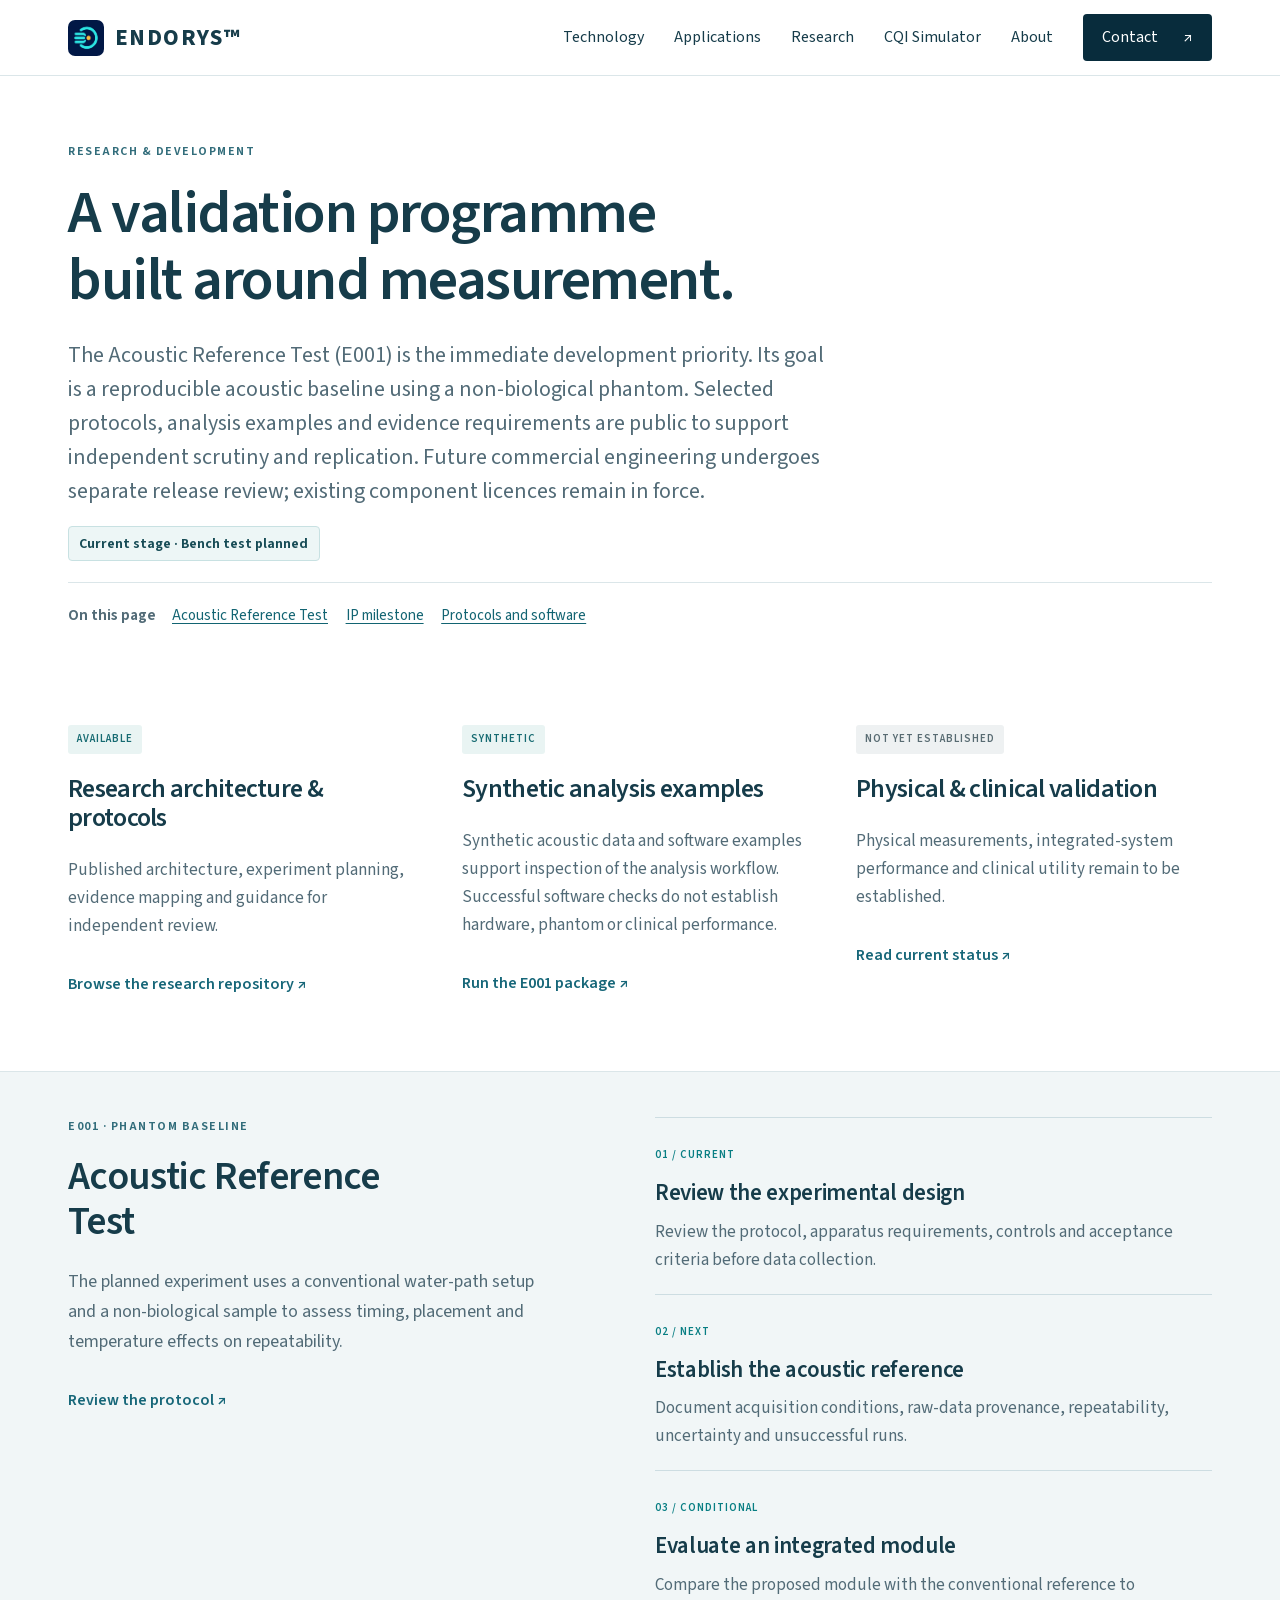
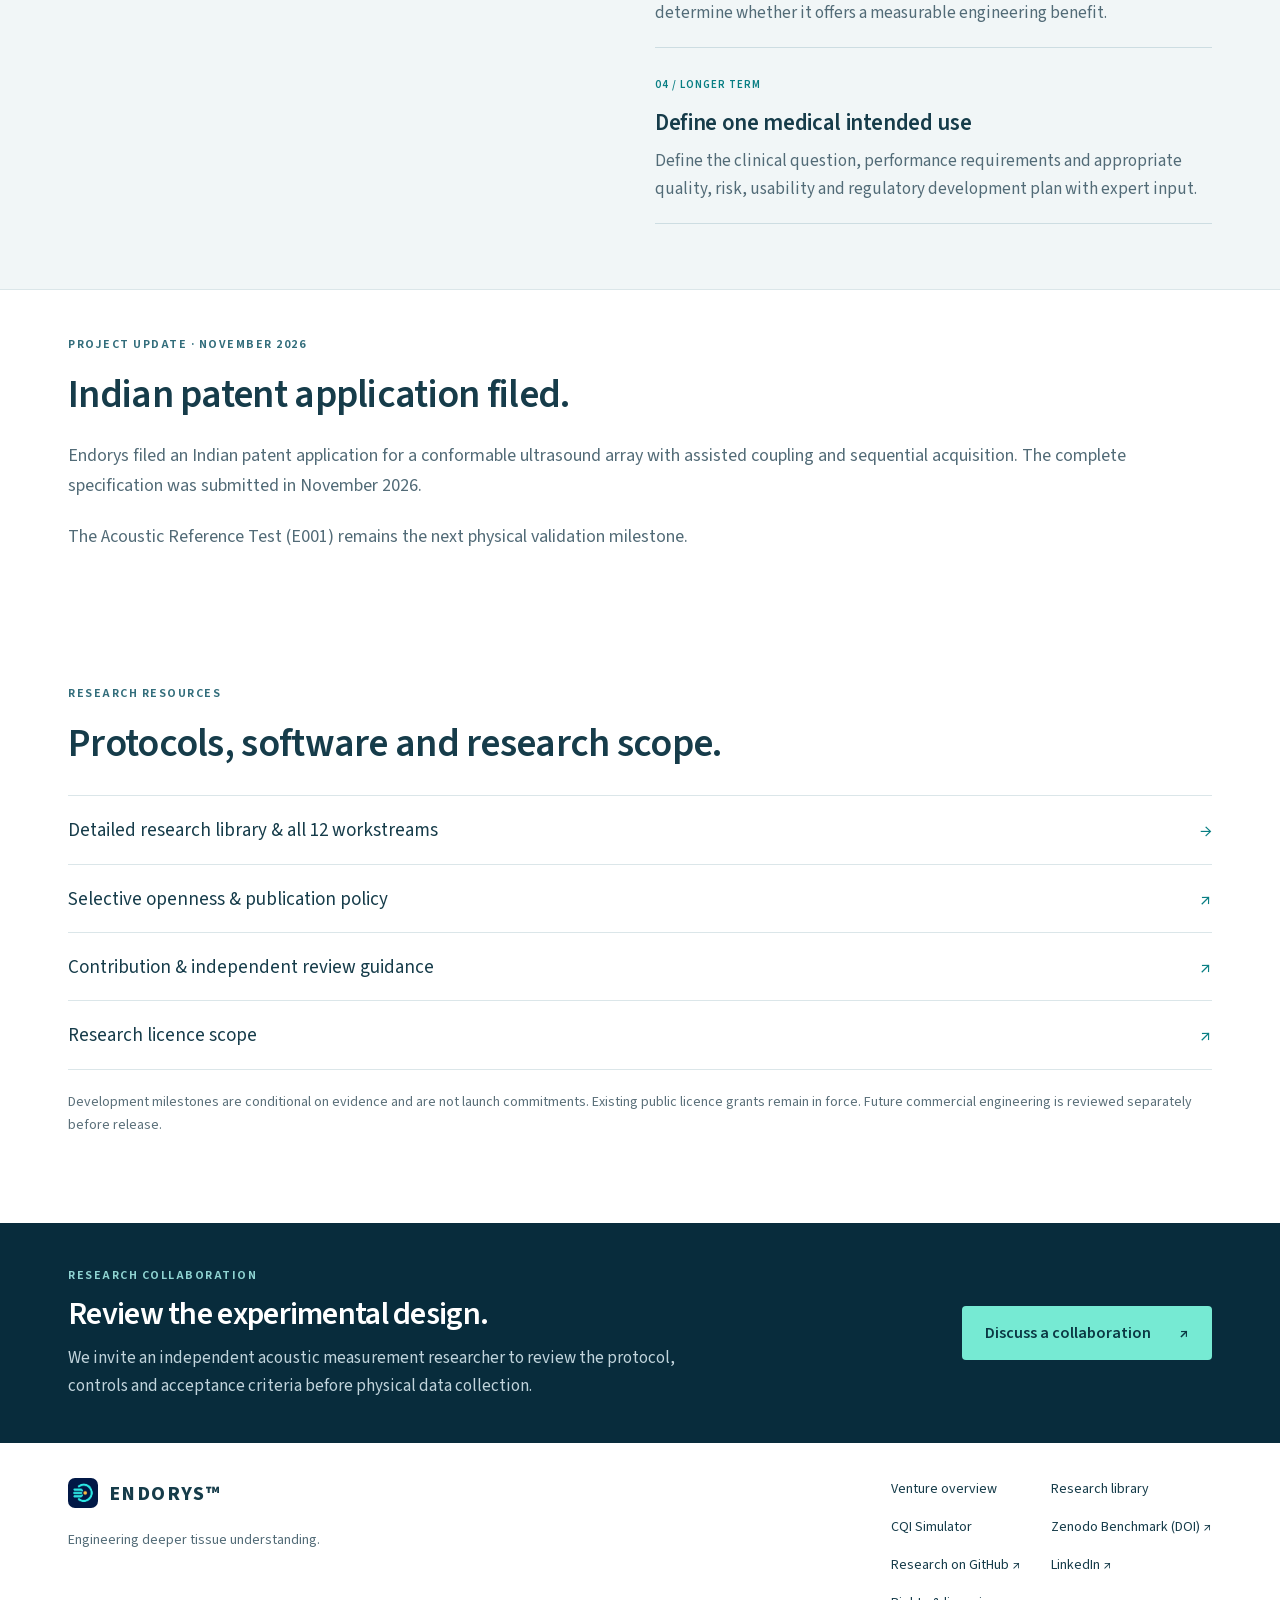
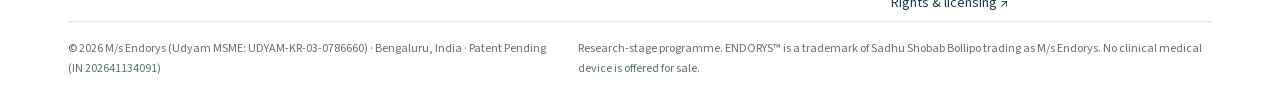
<file: research.html>
<!doctype html><html lang="en"><head><meta charset="utf-8">
  <meta name="viewport" content="width=device-width,initial-scale=1">
  <meta name="theme-color" content="#082c3c">
  <title>Research & development | Endorys</title>
  <meta name="description" content="Review Endorys evidence, the Acoustic Reference Test (E001), validation milestones and public research resources.">
  <link rel="canonical" href="https://endorys.com/research.html">
  <meta property="og:title" content="Research & development | Endorys">
  <meta property="og:description" content="Review Endorys evidence, the Acoustic Reference Test (E001), validation milestones and public research resources.">
  <meta property="og:type" content="website">
  <meta property="og:url" content="https://endorys.com/research.html">
  <meta property="og:image" content="https://endorys.com/platform-concept.png">
  <meta property="og:image:alt" content="Endorys research concept illustration; not a prototype or measured output">
  <link rel="icon" href="endorys-icon.png"><link rel="preload" href="source-sans-3.woff2" as="font" type="font/woff2" crossorigin>
  <link rel="stylesheet" href="site.css?v=20261106-mature1"><script src="site.js?v=20261109-ui" defer></script>
  <link rel="stylesheet" href="site-ui.css?v=20261109-ui"></head><body><a class="skip-link" href="#main">Skip to content</a>
  <header class="header">
    <div class="shell header-inner">
      <a href="index.html" class="brand" aria-label="Endorys home">
        <img src="endorys-icon.png" alt="" width="36" height="36">
        <span>ENDORYS&trade;</span>
      </a>
      <button class="menu-button" aria-expanded="false" aria-controls="primary-navigation">Menu <span aria-hidden="true">＋</span></button>
      <nav id="primary-navigation" aria-label="Main navigation">
        <a href="technology.html">Technology</a>
        <a href="applications.html">Applications</a>
        <a href="research.html">Research</a>
        <a href="check.html">CQI Simulator</a>
        <a href="about.html">About</a>
        <a class="nav-contact" href="contact.html">Contact <span aria-hidden="true">↗</span></a>
      </nav>
    </div>
  </header>

    
    <main id="main" tabindex="-1"><section class="page-hero shell"><span class="eyebrow">RESEARCH & DEVELOPMENT</span>
      <h1>A validation programme<br>built around measurement.</h1>
      <p class="lead">The Acoustic Reference Test (E001) is the immediate development priority. Its goal is a reproducible acoustic baseline using a non-biological phantom. Selected protocols, analysis examples and evidence requirements are public to support independent scrutiny and replication. Future commercial engineering undergoes separate release review; existing component licences remain in force.</p>
      <p class="evidence-chip">Current stage · Bench test planned</p>
      <nav class="section-links" aria-label="On this page"><span>On this page</span>
        <ul><li><a href="#reference-test">Acoustic Reference Test</a></li><li>
          <a href="#patent-filing">IP milestone</a></li><li>
            <a href="#resources">Protocols and software</a></li></ul></nav></section>
      <section class="shell content-section"><div class="evidence-row">
        <article><span class="tag">AVAILABLE</span><h2>Research architecture & protocols</h2>
          <p>Published architecture, experiment planning, evidence mapping and guidance for independent review.</p>
          <a class="text-link" href="https://github.com/Endorys/platform">Browse the research repository ↗</a></article>
        <article><span class="tag">SYNTHETIC</span><h2>Synthetic analysis examples</h2>
          <p>Synthetic acoustic data and software examples support inspection of the analysis workflow. Successful software checks do not establish hardware, phantom or clinical performance.</p><a class="text-link" href="https://github.com/Endorys/platform/blob/main/research/e001_README.md">Run the E001 package ↗</a></article><article><span class="tag tag-muted">NOT YET ESTABLISHED</span><h2>Physical & clinical validation</h2><p>Physical measurements, integrated-system performance and clinical utility remain to be established.</p><a class="text-link" href="https://github.com/Endorys/platform/blob/main/docs/STATUS.md">Read current status ↗</a></article></div></section><section class="surface" id="reference-test"><div class="shell content-section split-copy"><div><span class="eyebrow">E001 · PHANTOM BASELINE</span><h2>Acoustic Reference<br>Test</h2><p>The planned experiment uses a conventional water-path setup and a non-biological sample to assess timing, placement and temperature effects on repeatability.</p><a class="text-link" href="https://github.com/Endorys/platform/blob/main/research/e001_PROTOCOL.md">Review the protocol ↗</a></div><ol class="roadmap"><li><span>01 / CURRENT</span><h3>Review the experimental design</h3><p>Review the protocol, apparatus requirements, controls and acceptance criteria before data collection.</p></li><li><span>02 / NEXT</span><h3>Establish the acoustic reference</h3><p>Document acquisition conditions, raw-data provenance, repeatability, uncertainty and unsuccessful runs.</p></li><li><span>03 / CONDITIONAL</span><h3>Evaluate an integrated module</h3><p>Compare the proposed module with the conventional reference to determine whether it offers a measurable engineering benefit.</p></li><li><span>04 / LONGER TERM</span><h3>Define one medical intended use</h3><p>Define the clinical question, performance requirements and appropriate quality, risk, usability and regulatory development plan with expert input.</p></li></ol></div></section><section class="shell content-section" id="patent-filing"><span class="eyebrow">PROJECT UPDATE · NOVEMBER 2026</span><h2>Indian patent application filed.</h2><p>Endorys filed an Indian patent application for a conformable ultrasound array with assisted coupling and sequential acquisition. The complete specification was submitted in November 2026.</p><p>The Acoustic Reference Test (E001) remains the next physical validation milestone.</p></section><section class="shell content-section resource-section" id="resources"><span class="eyebrow">RESEARCH RESOURCES</span><h2>Protocols, software and research scope.</h2><div class="resource-links"><a href="research-library.html">Detailed research library & all 12 workstreams <span>→</span></a><a href="https://github.com/Endorys/platform/blob/main/OPENNESS.md">Selective openness & publication policy <span>↗</span></a><a href="https://github.com/Endorys/platform/blob/main/CONTRIBUTING.md">Contribution & independent review guidance <span>↗</span></a><a href="https://github.com/Endorys/platform/blob/main/LICENSE.md">Research licence scope <span>↗</span></a></div><p class="fine-print">Development milestones are conditional on evidence and are not launch commitments. Existing public licence grants remain in force. Future commercial engineering is reviewed separately before release.</p></section><section class="cta"><div class="shell cta-inner"><div><span class="eyebrow">RESEARCH COLLABORATION</span><h2>Review the experimental design.</h2><p>We invite an independent acoustic measurement researcher to review the protocol, controls and acceptance criteria before physical data collection.</p></div><a class="button button-light" href="contact.html">Discuss a collaboration <span aria-hidden="true">↗</span></a></div></section></main>
     <footer class="footer">
    <div class="shell">
      <div class="footer-top">
        <div>
          <a class="brand" href="index.html">
            <img src="endorys-icon.png" alt="" width="30" height="30">
            <span>ENDORYS&trade;</span>
          </a>
          <p>Engineering deeper tissue understanding.</p>
        </div>
        <nav aria-label="Footer navigation">
          <a href="overview.html">Venture overview</a>
          <a href="research-library.html">Research library</a>
          <a href="check.html">CQI Simulator</a>
          <a href="https://doi.org/10.5281/zenodo.24555614" target="_blank" rel="noopener">Zenodo Benchmark (DOI) <span aria-hidden="true">&#8599;</span></a>
          <a href="https://github.com/Endorys/platform" target="_blank" rel="noopener">Research on GitHub <span aria-hidden="true">&#8599;</span></a>
          <a href="https://www.linkedin.com/company/endorys/" target="_blank" rel="noopener">LinkedIn <span aria-hidden="true">&#8599;</span></a>
          <a href="https://github.com/Endorys/platform/blob/main/LICENSE.md" target="_blank" rel="noopener">Rights &amp; licensing <span aria-hidden="true">&#8599;</span></a>
        </nav>
      </div>
      <div class="footer-bottom">
        <span>&copy; 2026 M/s Endorys (Udyam MSME: UDYAM-KR-03-0786660) &middot; Bengaluru, India &middot; Patent Pending (IN 202641134091)</span>
        <span>Research-stage programme. ENDORYS&trade; is a trademark of Sadhu Shobab Bollipo trading as M/s Endorys. No clinical medical device is offered for sale.</span>
      </div>
    </div>
  </footer>

  </body></html>
</file>
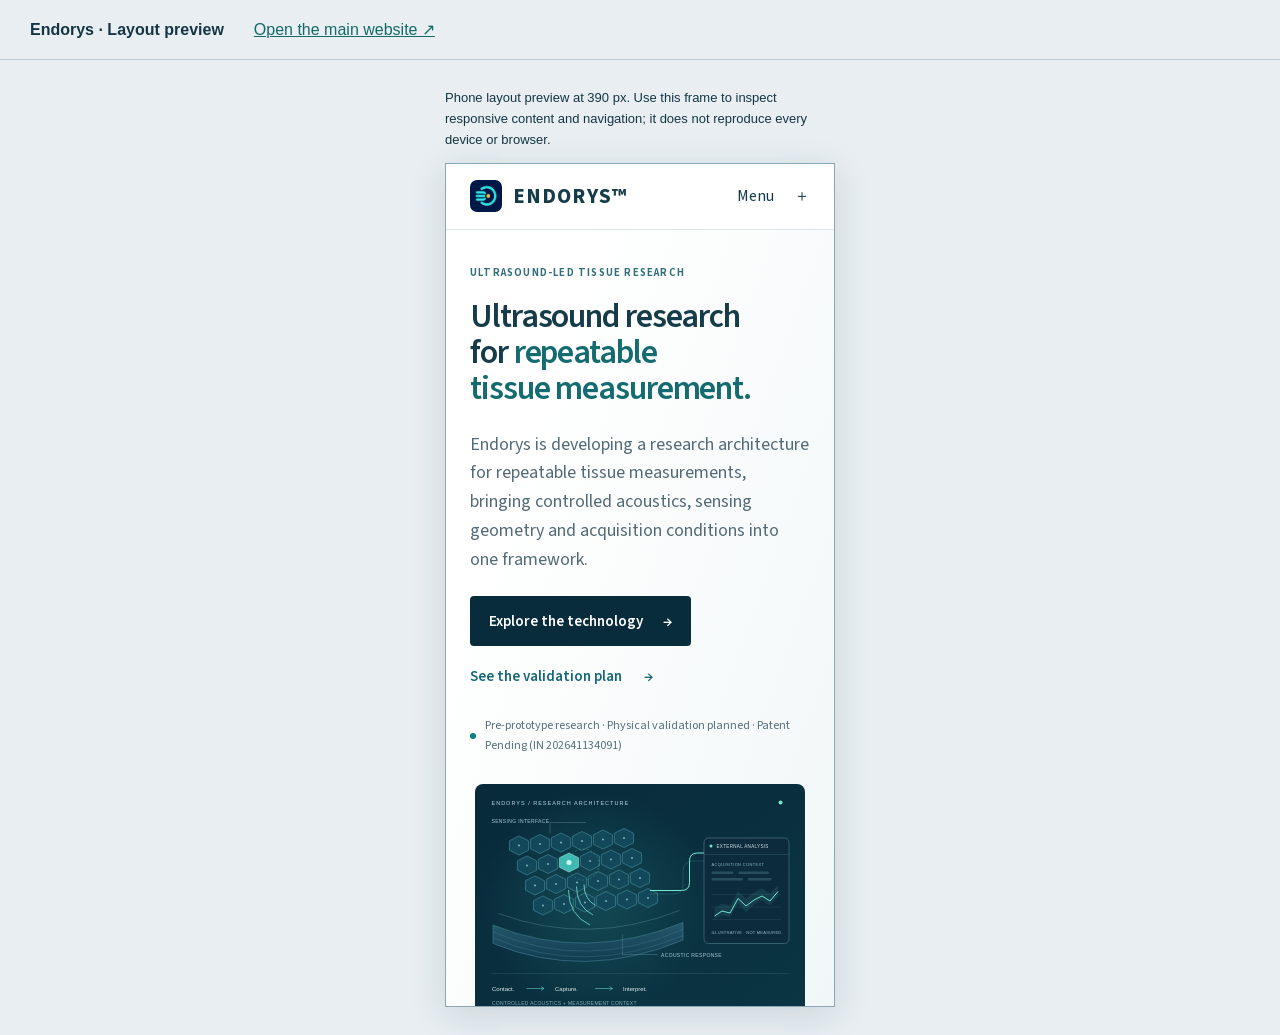
<file: responsive-preview.html>
<!doctype html><html lang="en"><head><meta charset="utf-8"><meta name="viewport" content="width=device-width,initial-scale=1"><meta name="robots" content="noindex,nofollow"><title>Endorys — Responsive layout preview</title><style>body{margin:0;background:#e8eef2;color:#153543;font:16px Arial,sans-serif}header{padding:20px 30px;border-bottom:1px solid #bacdd4;display:flex;gap:30px;align-items:center;flex-wrap:wrap}a{color:#146b65}.preview{width:390px;max-width:100%;margin:28px auto}p{font-size:13px;line-height:1.6}iframe{display:block;width:390px;max-width:100%;height:844px;border:1px solid #8aa8b3;background:#fff;box-sizing:border-box;box-shadow:0 8px 35px #15354322}</style></head><body><header><strong>Endorys · Layout preview</strong><a href="/">Open the main website ↗</a></header><main class="preview"><p>Phone layout preview at 390 px. Use this frame to inspect responsive content and navigation; it does not reproduce every device or browser.</p><iframe src="index.html" title="Endorys phone layout preview"></iframe></main></body></html>
</file>
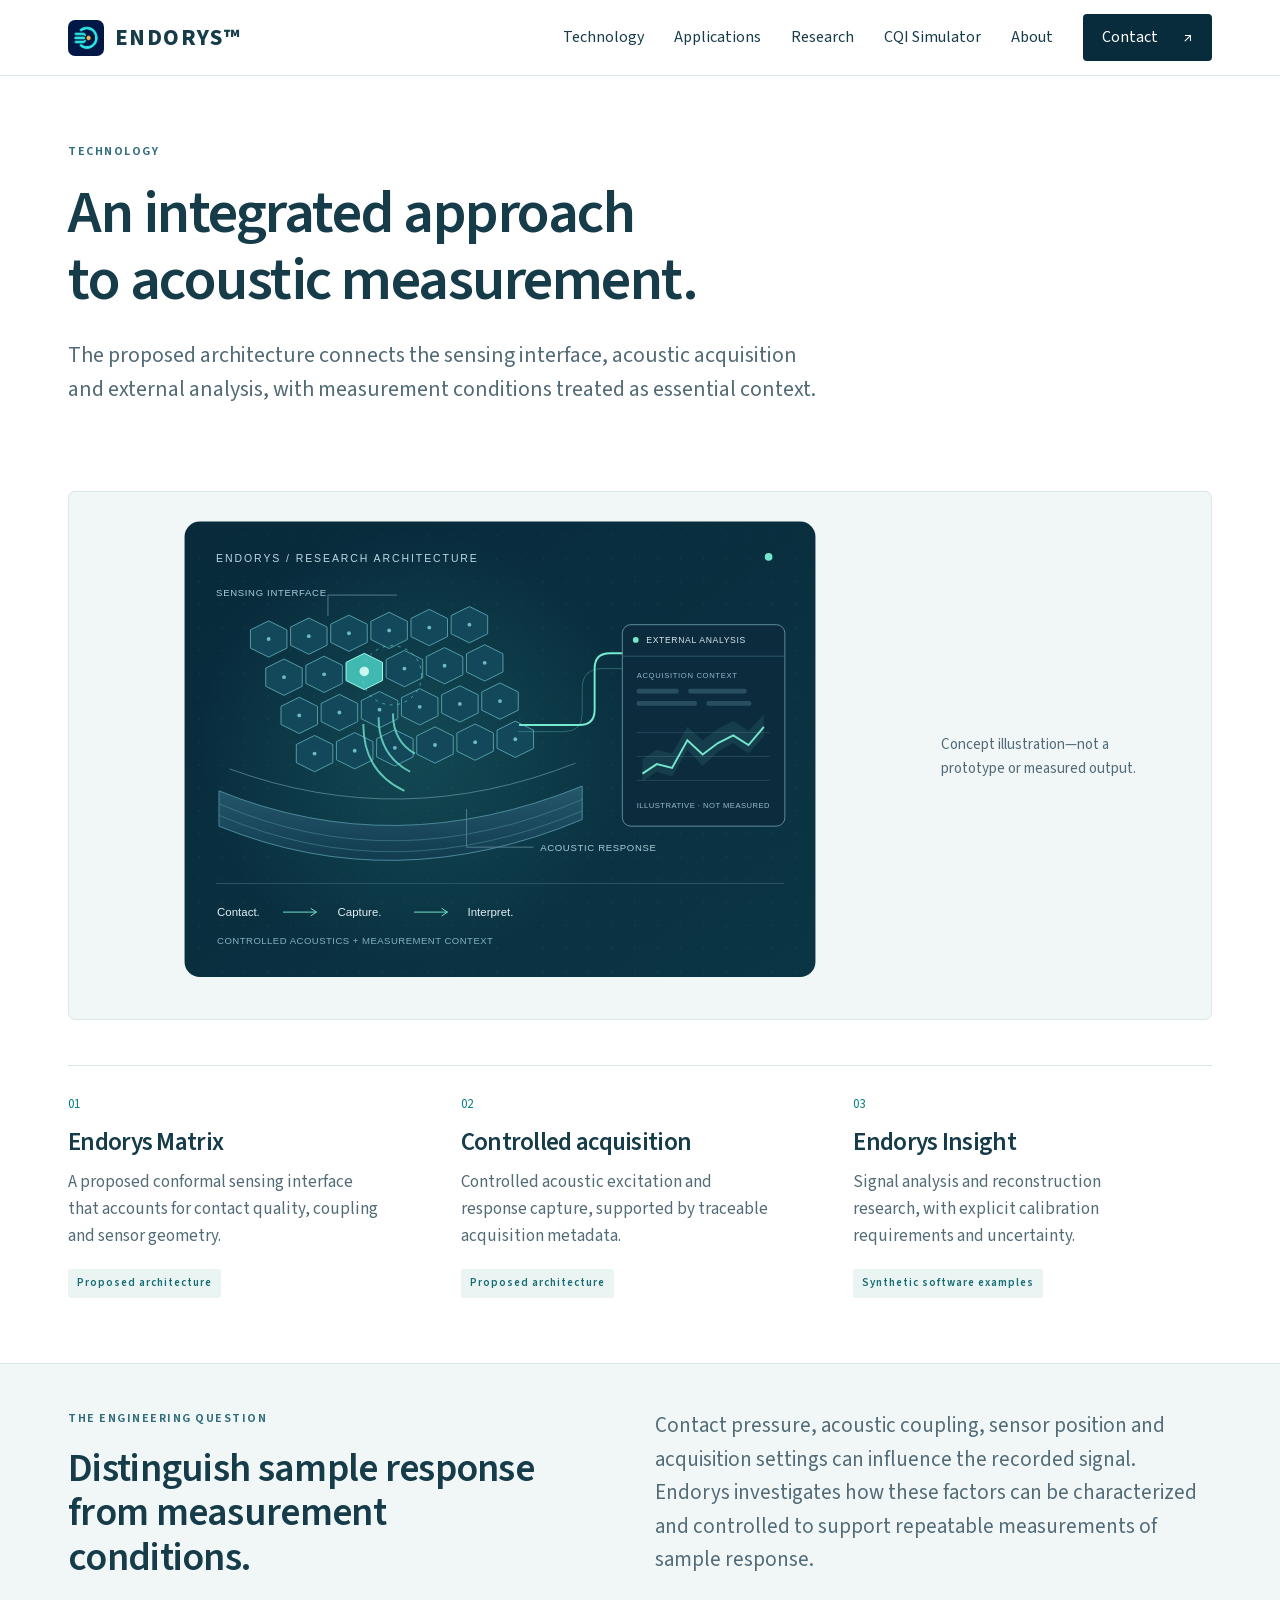
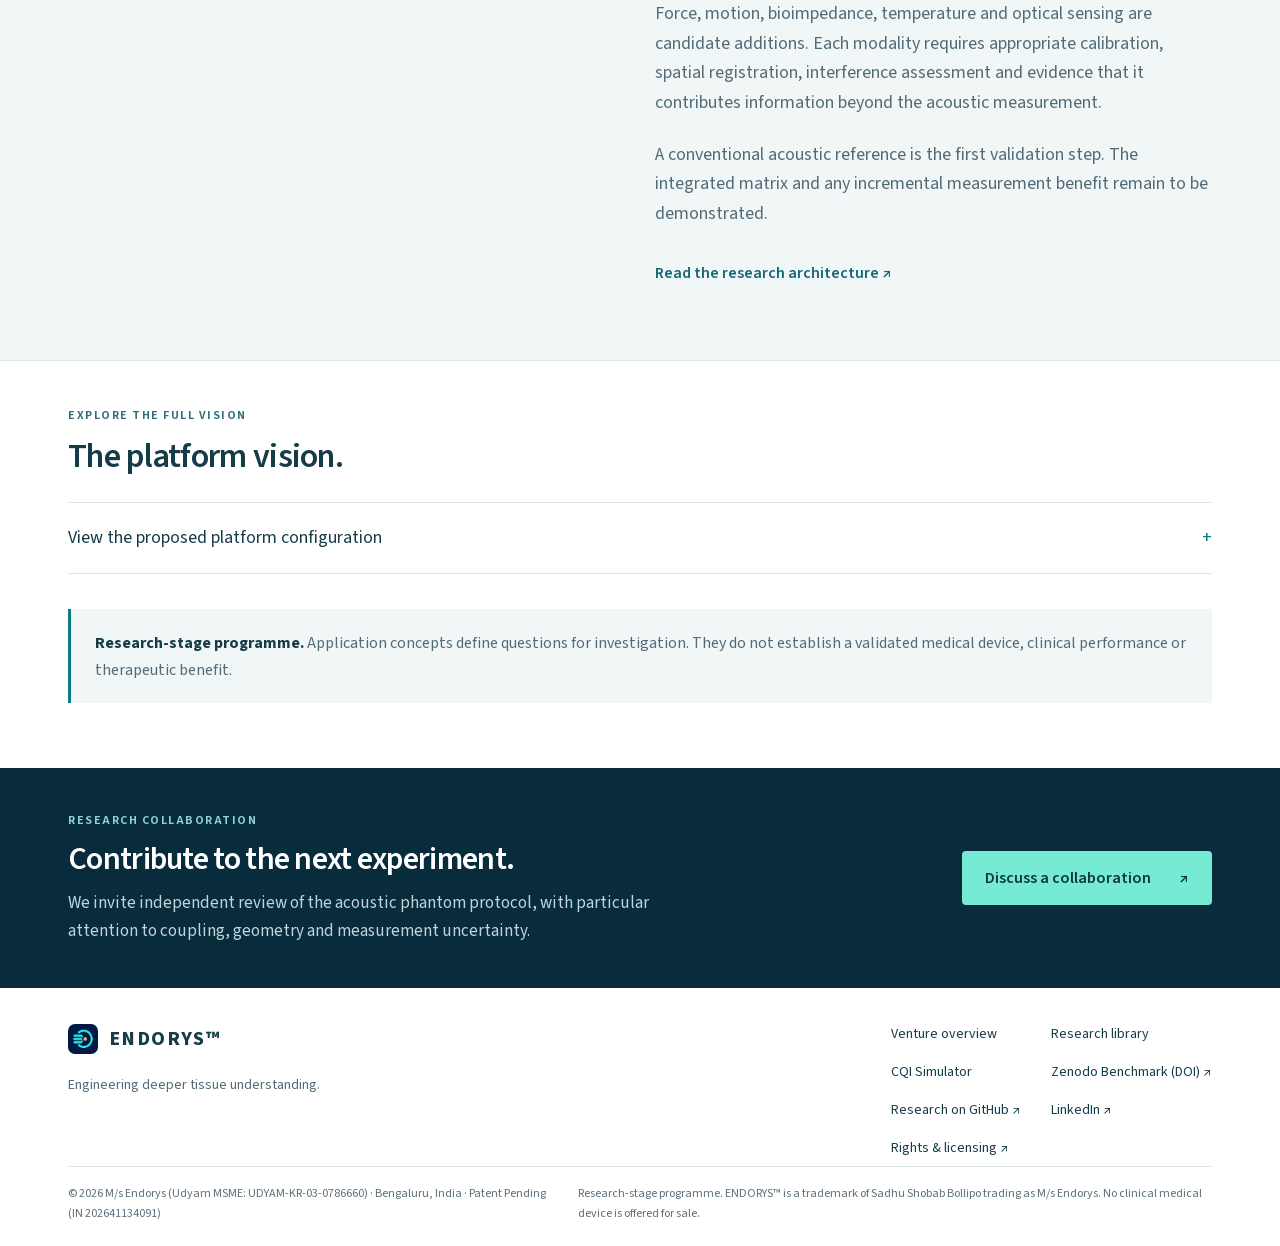
<file: technology.html>
<!doctype html><html lang="en"><head><meta charset="utf-8"><meta name="viewport" content="width=device-width,initial-scale=1">
  <meta name="theme-color" content="#082c3c"><title>Technology | Endorys</title>
  <meta name="description" content="Understand the proposed Endorys architecture: conformal sensing, controlled acquisition, calibration and uncertainty-aware analysis.">
  <link rel="canonical" href="https://endorys.com/technology.html">
  <meta property="og:title" content="Technology | Endorys">
  <meta property="og:description" content="Understand the proposed Endorys architecture: conformal sensing, controlled acquisition, calibration and uncertainty-aware analysis.">
  <meta property="og:type" content="website">
  <meta property="og:url" content="https://endorys.com/technology.html">
  <meta property="og:image" content="https://endorys.com/platform-concept.png">
  <meta property="og:image:alt" content="Endorys research concept illustration; not a prototype or measured output">
  <link rel="icon" href="endorys-icon.png"><link rel="preload" href="source-sans-3.woff2" as="font" type="font/woff2" crossorigin>
  <link rel="stylesheet" href="site.css?v=20261106-mature1"><script src="site.js?v=20261109-ui" defer></script>
  <link rel="stylesheet" href="site-ui.css?v=20261109-ui"></head><body><a class="skip-link" href="#main">Skip to content</a>
  <header class="header">
    <div class="shell header-inner">
      <a href="index.html" class="brand" aria-label="Endorys home">
        <img src="endorys-icon.png" alt="" width="36" height="36">
        <span>ENDORYS&trade;</span>
      </a>
      <button class="menu-button" aria-expanded="false" aria-controls="primary-navigation">Menu <span aria-hidden="true">＋</span></button>
      <nav id="primary-navigation" aria-label="Main navigation">
        <a href="technology.html">Technology</a>
        <a href="applications.html">Applications</a>
        <a href="research.html">Research</a>
        <a href="check.html">CQI Simulator</a>
        <a href="about.html">About</a>
        <a class="nav-contact" href="contact.html">Contact <span aria-hidden="true">↗</span></a>
      </nav>
    </div>
  </header>

    
    <main id="main" tabindex="-1"><section class="page-hero shell"><span class="eyebrow">TECHNOLOGY</span>
      <h1>An integrated approach<br>to acoustic measurement.</h1>
      <p class="lead">The proposed architecture connects the sensing interface, acoustic acquisition and external analysis, with measurement conditions treated as essential context.</p></section>
      <section class="shell content-section"><figure class="wide-figure">
        <img src="platform-architecture.svg" alt="Proposed Endorys interface, acquisition and analysis architecture" width="680" height="510">
        <figcaption>Concept illustration—not a prototype or measured output.</figcaption></figure>
        <div class="component-row"><article><span class="number">01</span><h2>Endorys Matrix</h2>
          <p>A proposed conformal sensing interface that accounts for contact quality, coupling and sensor geometry.</p>
          <span class="tag">Proposed architecture</span></article><article>
            <span class="number">02</span><h2>Controlled acquisition</h2>
            <p>Controlled acoustic excitation and response capture, supported by traceable acquisition metadata.</p>
            <span class="tag">Proposed architecture</span></article><article><span class="number">03</span>
              <h2>Endorys Insight</h2><p>Signal analysis and reconstruction research, with explicit calibration requirements and uncertainty.</p>
              <span class="tag">Synthetic software examples</span></article></div></section><section class="surface">
                <div class="shell content-section split-copy"><div><span class="eyebrow">THE ENGINEERING QUESTION</span>
                  <h2>Distinguish sample response<br>from measurement conditions.</h2></div>
                  <div><p class="lead-small">Contact pressure, acoustic coupling, sensor position and acquisition settings can influence the recorded signal. Endorys investigates how these factors can be characterized and controlled to support repeatable measurements of sample response.</p><p>Force, motion, bioimpedance, temperature and optical sensing are candidate additions. Each modality requires appropriate calibration, spatial registration, interference assessment and evidence that it contributes information beyond the acoustic measurement.</p><p>A conventional acoustic reference is the first validation step. The integrated matrix and any incremental measurement benefit remain to be demonstrated.</p><a class="text-link" href="https://github.com/Endorys/platform/blob/main/research/ARCHITECTURE.md">Read the research architecture ↗</a></div></div>
              </section>
      <section class="shell content-section"><div class="section-heading">
        <span class="eyebrow">EXPLORE THE FULL VISION</span>
        <h2>The platform vision.</h2></div><details class="image-disclosure">
          <summary>View the proposed platform configuration</summary><figure>
            <img loading="lazy" src="platform-concept.png" alt="Illustrated Endorys platform concept, not an implemented device">
            <figcaption>Concept illustration—not a prototype or measured output.</figcaption></figure></details><aside class="notice">
              <strong>Research-stage programme.</strong> Application concepts define questions for investigation. They do not establish a validated medical device, clinical performance or therapeutic benefit.</aside></section><section class="cta"><div class="shell cta-inner">
                <div><span class="eyebrow">RESEARCH COLLABORATION</span><h2>Contribute to the next experiment.</h2>
                  <p>We invite independent review of the acoustic phantom protocol, with particular attention to coupling, geometry and measurement uncertainty.</p></div><a class="button button-light" href="contact.html">Discuss a collaboration <span aria-hidden="true">↗</span></a></div></section></main>
  <footer class="footer">
    <div class="shell">
      <div class="footer-top">
        <div>
          <a class="brand" href="index.html">
            <img src="endorys-icon.png" alt="" width="30" height="30">
            <span>ENDORYS&trade;</span>
          </a>
          <p>Engineering deeper tissue understanding.</p>
        </div>
        <nav aria-label="Footer navigation">
          <a href="overview.html">Venture overview</a>
          <a href="research-library.html">Research library</a>
          <a href="check.html">CQI Simulator</a>
          <a href="https://doi.org/10.5281/zenodo.24555614" target="_blank" rel="noopener">Zenodo Benchmark (DOI) <span aria-hidden="true">&#8599;</span></a>
          <a href="https://github.com/Endorys/platform" target="_blank" rel="noopener">Research on GitHub <span aria-hidden="true">&#8599;</span></a>
          <a href="https://www.linkedin.com/company/endorys/" target="_blank" rel="noopener">LinkedIn <span aria-hidden="true">&#8599;</span></a>
          <a href="https://github.com/Endorys/platform/blob/main/LICENSE.md" target="_blank" rel="noopener">Rights &amp; licensing <span aria-hidden="true">&#8599;</span></a>
        </nav>
      </div>
      <div class="footer-bottom">
        <span>&copy; 2026 M/s Endorys (Udyam MSME: UDYAM-KR-03-0786660) &middot; Bengaluru, India &middot; Patent Pending (IN 202641134091)</span>
        <span>Research-stage programme. ENDORYS&trade; is a trademark of Sadhu Shobab Bollipo trading as M/s Endorys. No clinical medical device is offered for sale.</span>
      </div>
    </div>
  </footer>

  </body></html>
</file>
<file: site.css>
@font-face{font-family:'Source Sans 3';font-style:normal;font-weight:200 900;font-display:swap;src:url('source-sans-3.woff2') format('woff2')}
:root{--ink:#163c4a;--navy:#082c3c;--teal:#087e83;--mint:#76ead3;--muted:#526b77;--surface:#f1f6f7;--line:#dbe6e9;--white:#fff}*{box-sizing:border-box}html{scroll-behavior:smooth;scroll-padding-top:100px}body{margin:0;background:var(--white);color:var(--ink);font-family:'Source Sans 3',Arial,sans-serif;font-size:18px;line-height:1.65;-webkit-font-smoothing:antialiased}a{color:inherit;text-decoration:none}button{font:inherit}img{display:block;max-width:100%;height:auto}figure{margin:0}p{color:var(--muted);margin:0 0 22px}h1,h2,h3{font-weight:600;line-height:1.12;letter-spacing:-.7px;margin:0 0 24px}h1{font-size:clamp(42px,4.7vw,64px);letter-spacing:-1.5px}h2{font-size:clamp(30px,3.1vw,42px)}h3{font-size:25px;letter-spacing:-.35px}em{font-style:normal;color:var(--teal)}.shell{max-width:1240px;padding:0 48px;margin:0 auto}.header{height:88px;position:sticky;top:0;z-index:20;background:rgba(255,255,255,.97);border-bottom:1px solid var(--line)}.header-inner{height:100%;display:flex;align-items:center;justify-content:space-between;gap:32px}.brand{display:inline-flex;align-items:center;gap:11px;font-size:23px;font-weight:750;letter-spacing:1.4px;white-space:nowrap}.brand img{border-radius:7px}.brand-dot{color:var(--teal)}.header nav{display:flex;align-items:center;gap:30px;font-size:16px}.header nav>a{position:relative;min-height:44px;display:inline-flex;align-items:center}.header nav>a:hover,.header nav>a[aria-current=page]{color:var(--teal)}.header nav>a[aria-current=page]:not(.nav-contact):after{content:'';position:absolute;bottom:0;left:0;right:0;height:2px;background:var(--teal)}.header nav .nav-contact{padding:10px 19px;background:var(--navy);color:#fff;border-radius:4px;gap:25px}.nav-contact:hover{background:#145269}.menu-button{display:none}.eyebrow{display:block;font-size:12px;font-weight:650;letter-spacing:1.5px;color:#326d7b;line-height:1.5;margin-bottom:19px}.button{display:inline-flex;align-items:center;justify-content:space-between;gap:28px;min-height:50px;padding:13px 22px;font-size:16px;font-weight:600;border:1px solid transparent;border-radius:4px;transition:background .15s}.button-dark{background:var(--navy);color:#fff}.button-dark:hover{background:#16546b}.button-light{background:var(--mint);color:#0b3944}.button-light:hover{background:#a0f3e3}.text-link{display:inline-flex;align-items:center;gap:22px;font-size:16px;font-weight:600;color:#176779;min-height:44px}.text-link:hover{text-decoration:underline;text-underline-offset:5px}.home-hero{background:linear-gradient(110deg,#fff 20%,#f0f6f7 100%);border-bottom:1px solid var(--line)}.hero-layout{display:grid;grid-template-columns:1.03fr 1fr;gap:38px;align-items:center;padding-top:55px;padding-bottom:45px}.hero-copy{min-width:0}.hero-copy h1{font-size:clamp(42px,4.35vw,59px);line-height:1.08;margin-bottom:24px}.hero-lead{font-size:20px;line-height:1.6;max-width:475px;margin-bottom:26px}.hero-actions{display:flex;align-items:center;flex-wrap:wrap;gap:14px 25px}.stage-note{display:flex;align-items:center;gap:9px;font-size:14px;margin:23px 0 0;color:#55717c}.status-dot{width:6px;height:6px;background:var(--teal);border-radius:50%;flex:none}.hero-figure img{width:100%}.hero-figure figcaption{font-size:12px;color:#526b77;margin:9px 4px 0;line-height:1.5}.platform-section{padding-top:63px;padding-bottom:61px}.section-heading{display:grid;grid-template-columns:1fr auto;align-items:end;margin-bottom:27px}.section-heading .eyebrow{grid-column:1/-1;margin-bottom:13px}.section-heading h2{margin:0;font-size:34px}.component-row{display:grid;grid-template-columns:repeat(3,minmax(0,1fr));gap:34px;border-top:1px solid var(--line);padding-top:27px}.component-row article{position:relative;min-width:0}.component-row .number{display:block;font-size:13px;color:var(--teal);margin-bottom:13px}.component-row h3,.component-row h2{font-size:25px;margin-bottom:12px}.component-row p{font-size:17px;line-height:1.6;max-width:310px;margin-bottom:0}.research-feature{background:var(--surface);border-top:1px solid var(--line);border-bottom:1px solid var(--line)}.feature-layout{display:grid;grid-template-columns:1.1fr 1fr;gap:80px;align-items:center;padding-top:60px;padding-bottom:60px}.feature-layout h2{font-size:36px}.feature-layout>div>p{max-width:490px;font-size:18px}.milestone-panel{background:white;border:1px solid #d2e3e7;border-radius:6px;padding:27px 30px}.tag{display:inline-block;font-size:11px;letter-spacing:1px;font-weight:600;line-height:1.5;color:#176b72;background:#e9f4f3;border-radius:3px;padding:6px 9px}.tag-muted{color:#586b72;background:#eef1f2}.milestone-panel h3{font-size:27px;margin:18px 0}.milestone-panel ol{list-style:none;padding:0;margin:0}.milestone-panel li{display:flex;gap:18px;padding:9px 0;font-size:16px;border-top:1px solid var(--line)}.milestone-panel li span{color:var(--teal);font-size:13px;padding-top:3px}.milestone-panel>p{font-size:13px;margin:15px 0 0}.cta{background:var(--navy);color:white}.cta-inner{display:flex;align-items:center;justify-content:space-between;gap:50px;padding-top:43px;padding-bottom:43px}.cta .eyebrow{color:#8fd4d2;margin-bottom:12px}.cta h2{font-size:32px;margin-bottom:12px}.cta p{font-size:17px;color:#c1d4dc;max-width:620px;margin:0}.cta .button{flex:none}.footer{background:#fff}.footer .shell{padding-top:34px;padding-bottom:22px}.footer-top{display:flex;align-items:start;justify-content:space-between;gap:30px}.footer .brand{font-size:20px}.footer-top p{font-size:14px;margin:10px 0 20px}.footer nav{display:grid;grid-template-columns:auto auto;gap:8px 30px;font-size:14px}.footer nav a{min-height:30px}.footer nav a:hover{color:var(--teal);text-decoration:underline}.footer-bottom{display:flex;justify-content:space-between;gap:25px;border-top:1px solid var(--line);padding-top:17px;font-size:12px;color:#5b707a}.page-hero{padding-top:66px;padding-bottom:40px}.page-hero h1{max-width:870px}.lead{font-size:22px;line-height:1.55;max-width:760px;margin-bottom:0}.content-section{padding-top:45px;padding-bottom:65px}.surface{background:var(--surface);border-block:1px solid var(--line)}.split-copy{display:grid;grid-template-columns:1fr 1.12fr;gap:90px}.lead-small{font-size:21px;line-height:1.6}.wide-figure{background:var(--surface);border:1px solid var(--line);border-radius:7px;padding:20px;display:grid;grid-template-columns:minmax(0,1fr) 280px;align-items:center;margin:0 0 45px}.wide-figure img{max-width:650px;width:100%;margin:auto}.wide-figure figcaption{font-size:15px;line-height:1.6;color:var(--muted);padding:30px}.component-row .tag{margin-top:20px}.notice{padding:20px 24px;border-left:3px solid var(--teal);background:var(--surface);font-size:16px;line-height:1.7;margin-top:35px;color:var(--muted)}.notice strong{color:var(--ink)}.image-disclosure{border-block:1px solid var(--line);padding:20px 0}.image-disclosure figure{padding-top:24px}.image-disclosure img{border-radius:5px}.image-disclosure figcaption{font-size:13px;color:var(--muted);margin-top:12px}details summary{cursor:pointer;list-style:none;display:flex;justify-content:space-between;gap:20px;min-height:30px;font-size:18px}summary::-webkit-details-marker{display:none}summary:after{content:'+';color:var(--teal)}details[open] summary:after{content:'−'}details p{font-size:17px;max-width:850px;margin-top:20px}details p a{text-decoration:underline}.application-list>article{display:grid;grid-template-columns:1fr 1fr;gap:90px;border-top:1px solid var(--line);padding:38px 0}.application-list h2{font-size:32px}.application-list p{font-size:19px;max-width:480px}.application-list dl{margin:5px 0}.application-list dt{font-size:12px;letter-spacing:1px;text-transform:uppercase;color:#276e7b;margin-bottom:8px;font-weight:600}.application-list dd{margin:0 0 24px;font-size:17px;color:var(--muted);line-height:1.65}.fine-print{font-size:14px;line-height:1.65;color:#5b707a;margin-top:20px}.evidence-row{display:grid;grid-template-columns:repeat(3,minmax(0,1fr));gap:38px}.evidence-row h2{font-size:26px;margin-top:20px}.evidence-row p{font-size:17px}.roadmap{list-style:none;margin:0;padding:0;border-top:1px solid #cddde2}.roadmap li{padding:20px 0;border-bottom:1px solid #cddde2}.roadmap li>span{font-size:11px;letter-spacing:1px;color:var(--teal);font-weight:600}.roadmap h3{font-size:23px;margin:12px 0}.roadmap p{font-size:17px;margin-bottom:0}.resource-links{border-top:1px solid var(--line);margin-top:30px}.resource-links>a{display:flex;align-items:center;justify-content:space-between;gap:25px;border-bottom:1px solid var(--line);padding:18px 0;font-size:19px}.resource-links>a:hover{color:var(--teal)}.resource-links span{color:var(--teal)}.about-layout,.contact-layout{display:grid;grid-template-columns:.8fr 1.2fr;gap:95px}.founder-panel{padding:34px;background:var(--surface);border:1px solid var(--line);border-radius:5px;align-self:start}.monogram{display:grid;place-items:center;width:78px;height:78px;background:var(--navy);color:var(--mint);border-radius:50%;font-size:26px;margin-bottom:30px}.founder-panel h2{font-size:30px}.founder-panel .text-link{display:flex;margin-top:24px}.prose h2{font-size:29px;margin-top:35px;margin-bottom:18px}.prose h2:first-child{margin-top:0}.prose p{line-height:1.8}.contact-panel{padding:32px;background:var(--navy);border-radius:6px;color:white;align-self:start}.contact-panel .eyebrow{color:#8fd4d2}.contact-panel h2{font-size:33px}.contact-panel p{color:#c0d2da}.contact-email{font-size:20px;overflow-wrap:anywhere;display:inline-flex;gap:14px;margin-bottom:16px;text-decoration:underline;text-underline-offset:5px}.contact-panel .fine-print{font-size:14px;border-top:1px solid #386070;padding-top:20px}.contact-faq{border-top:1px solid var(--line)}.contact-faq details{padding:22px 0;border-bottom:1px solid var(--line)}.skip-link{position:absolute;left:-9999px}.skip-link:focus{left:15px;top:15px;z-index:99;background:#fff;color:#082c3c;padding:12px}:focus-visible{outline:3px solid #07888c;outline-offset:5px}
@media(max-width:1100px){.shell{padding-left:34px;padding-right:34px}.header nav{gap:20px}.hero-layout{gap:20px}.hero-copy h1{font-size:47px}.hero-lead{font-size:19px}.feature-layout{gap:45px}.split-copy,.about-layout,.contact-layout,.application-list>article{gap:50px}.contact-email{font-size:18px}.wide-figure{grid-template-columns:1fr 220px}}
@media(max-width:800px){.header{height:74px}.header-inner{gap:15px}.menu-button{display:flex;align-items:center;gap:20px;min-height:44px;background:none;border:0;color:var(--ink);padding:8px 0;font-size:16px}.header nav{display:none;position:absolute;top:74px;left:0;right:0;background:#fff;padding:18px 28px 24px;border-bottom:1px solid var(--line);box-shadow:0 12px 18px #082c3c0d}.header nav.is-open{display:flex;flex-direction:column;align-items:stretch;gap:5px}.header nav>a{padding:9px 5px}.header nav .nav-contact{margin-top:8px;justify-content:space-between;padding:12px 18px}.hero-layout{grid-template-columns:1fr;padding-top:42px;padding-bottom:33px;gap:28px}.hero-copy h1{font-size:clamp(42px,7.5vw,59px)}.hero-copy{max-width:660px}.hero-lead{max-width:570px}.hero-figure{max-width:570px;margin:0 auto;width:100%}.hero-figure img{max-height:330px;object-fit:contain}.hero-figure figcaption{text-align:center}.feature-layout,.split-copy,.about-layout,.contact-layout,.application-list>article{grid-template-columns:1fr;gap:30px}.feature-layout{padding-top:43px;padding-bottom:43px}.component-row{gap:20px}.component-row h3,.component-row h2{font-size:23px}.component-row p{font-size:16px}.section-heading h2{font-size:31px}.section-heading{grid-template-columns:1fr;gap:16px}.cta-inner{align-items:start;flex-direction:column;gap:25px}.cta h2{font-size:30px}.footer nav{gap:8px 23px}.page-hero{padding-top:43px;padding-bottom:20px}.page-hero h1{font-size:clamp(39px,7vw,55px)}.lead{font-size:20px}.content-section{padding-top:34px;padding-bottom:43px}.wide-figure{grid-template-columns:1fr}.wide-figure img{max-height:370px;object-fit:contain}.wide-figure figcaption{padding:15px 8px;text-align:center}.evidence-row{grid-template-columns:1fr;gap:25px}.evidence-row article{border-bottom:1px solid var(--line);padding-bottom:20px}.application-list>article{padding:29px 0}.application-list h2{font-size:29px}.about-layout{gap:35px}.founder-panel{max-width:500px}.prose h2{font-size:27px}}
@media(max-width:540px){body{font-size:17px}.shell{padding-left:24px;padding-right:24px}.brand{font-size:21px;letter-spacing:1.1px}.brand img{width:32px;height:32px}.hero-layout{padding-top:35px;gap:23px}.hero-copy h1{font-size:clamp(37px,9.3vw,49px);letter-spacing:-1.1px}.hero-lead{font-size:18px;line-height:1.6;margin-bottom:22px}.hero-actions{gap:8px 20px}.button{font-size:15px;padding:12px 18px;gap:20px}.text-link{font-size:15px}.stage-note{font-size:12px;margin-top:18px}.eyebrow{font-size:11px;letter-spacing:1.2px;margin-bottom:16px}.hero-figure img{max-height:260px}.hero-figure figcaption{font-size:11px}.platform-section{padding-top:38px;padding-bottom:35px}.section-heading h2{font-size:30px}.component-row{grid-template-columns:1fr;gap:23px;padding-top:22px}.component-row article{display:grid;grid-template-columns:26px 1fr;gap:0 13px}.component-row .number{grid-row:1/3;padding-top:5px}.component-row h3,.component-row h2{font-size:23px;margin-bottom:8px}.component-row p{grid-column:2;max-width:none;font-size:16px}.component-row .tag{grid-column:2;justify-self:start}.feature-layout h2{font-size:31px}.feature-layout>div>p{font-size:17px}.milestone-panel{padding:23px}.milestone-panel h3{font-size:26px}.cta-inner{padding-top:34px;padding-bottom:34px}.cta h2{font-size:29px}.cta p{font-size:16px}.footer-top{flex-direction:column;gap:0}.footer .shell{padding-top:28px}.footer nav{width:100%;margin-bottom:20px;font-size:13px;gap:5px 20px;grid-template-columns:1fr 1fr}.footer nav a{padding:5px 0}.footer-bottom{flex-direction:column;gap:5px;font-size:11px}.page-hero h1{font-size:39px;letter-spacing:-1px}.lead{font-size:19px}.notice{font-size:15px;padding:17px 19px}.contact-panel{padding:25px}.contact-email{font-size:19px}.contact-panel h2{font-size:30px}.resource-links>a{font-size:17px}.application-list p{font-size:18px}.fine-print{font-size:13px}.wide-figure{padding:12px}}
@media(prefers-reduced-motion:reduce){html{scroll-behavior:auto}*,*:before,*:after{transition:none!important;animation:none!important}}
@media print{.header,.footer,.cta,.hero-actions{display:none}body{font-size:11pt}.shell{padding:0;max-width:none}.page-hero,.content-section,.platform-section,.feature-layout{padding:15px 0}h1{font-size:30pt}h2{font-size:22pt}a{text-decoration:underline}.component-row{break-inside:avoid}}
</file>
<file: site-ui.css>
/* Shared navigation and evidence cues for the public site. */
html {
  scroll-padding-top: 6rem;
}

.header {
  height: 76px;
}

.header nav > a[aria-current="location"] {
  color: #126472;
  text-decoration: underline;
  text-underline-offset: 0.4em;
}

.skip-link:focus {
  position: fixed;
  border-radius: 4px;
}

.home-hero h1 {
  font-size: clamp(2.5rem, 4.15vw, 3.5rem);
  text-wrap: balance;
}

.home-hero h1 em {
  color: #146b70;
}

.breadcrumb {
  display: flex;
  flex-wrap: wrap;
  align-items: center;
  gap: 0.4rem 0.7rem;
  padding-block: 1rem;
  color: #526b77;
  font-size: 0.9375rem;
}

.breadcrumb a {
  color: #126472;
  text-decoration: underline;
  text-underline-offset: 0.18em;
}

.evidence-chip {
  display: inline-flex;
  align-items: center;
  padding: 0.3rem 0.65rem;
  margin: 1.1rem 0 0;
  border: 1px solid #c8e1e2;
  border-radius: 4px;
  background: #edf6f6;
  color: #164b55;
  font-size: 0.875rem;
  font-weight: 650;
}

.section-links {
  display: flex;
  flex-wrap: wrap;
  align-items: baseline;
  gap: 0.25rem 1rem;
  margin-top: 1.35rem;
  padding-top: 0.65rem;
  border-top: 1px solid #dbe6e9;
  font-size: 0.9375rem;
}

.section-links > span {
  color: #526b77;
  font-weight: 650;
}

.section-links ul {
  display: flex;
  flex-wrap: wrap;
  gap: 0 1.1rem;
  margin: 0;
  padding: 0;
  list-style: none;
}

.section-links a {
  display: inline-flex;
  align-items: center;
  min-height: 44px;
  color: #126472;
  text-decoration: underline;
  text-underline-offset: 0.18em;
}

.library-page .hero .section-links {
  border-color: #335662;
}

.library-page .hero .eyebrow,
.library-page .hero .section-links > span {
  color: #c4d8df;
}

.library-page .hero .section-links a,
.library-page .hero .text-link.light {
  color: #a6f0e0;
}

.library-page .header .brand-dot {
  color: #146b70;
}

.library-page .hero-grid {
  padding-block: clamp(2rem, 4.5vw, 4rem);
}

.overview-content {
  max-width: 1050px;
  padding-bottom: 3rem;
}

.overview-content > .eyebrow {
  margin-top: 1.5rem;
}

.overview-content > h1 {
  max-width: 16ch;
  text-wrap: balance;
}

.overview-content > p {
  max-width: 68ch;
}

.overview-content .print-hint {
  font-size: 0.9rem;
}

.overview-content .stage {
  padding: 1rem 1.25rem;
  border-left: 3px solid #087e83;
  background: #f1f6f7;
}

.overview-content .grid {
  display: grid;
  grid-template-columns: repeat(2, minmax(0, 1fr));
  gap: clamp(1.5rem, 5vw, 4rem);
}

.overview-content section {
  min-width: 0;
  margin-top: 1.75rem;
  padding-top: 1.35rem;
  border-top: 1px solid #dbe6e9;
  overflow-wrap: anywhere;
}

.overview-content h2 {
  margin-bottom: 0.75rem;
  font-size: clamp(1.3rem, 2.5vw, 1.65rem);
}

.overview-content section p,
.overview-content section li {
  font-size: 1rem;
}

.overview-content section a {
  color: #126472;
  text-decoration: underline;
  text-underline-offset: 0.18em;
}

.overview-content .meta,
.overview-content .note {
  font-size: 0.875rem;
}

@media (max-width: 800px) {
  .header {
    height: 66px;
  }

  .header nav {
    top: 100%;
    max-height: calc(100dvh - 66px);
    overflow-y: auto;
  }

  html:not(.nav-enhanced) .header {
    position: relative;
    height: auto;
  }

  html:not(.nav-enhanced) .header-inner {
    flex-wrap: wrap;
    padding-block: 0.5rem;
  }

  html:not(.nav-enhanced) .header nav {
    position: static;
    display: flex;
    flex-wrap: wrap;
    gap: 0 0.75rem;
    max-height: none;
    padding: 0;
    border: 0;
    box-shadow: none;
  }

  html:not(.nav-enhanced) .menu-button {
    display: none;
  }
}

@media (max-width: 560px) {
  .home-hero h1 {
    font-size: clamp(2.05rem, 8.6vw, 2.75rem);
  }

  .overview-content .grid {
    grid-template-columns: 1fr;
    gap: 0;
  }
}

@media print {
  .overview-content .breadcrumb,
  .overview-content .print-hint {
    display: none;
  }

  .overview-content .grid {
    grid-template-columns: repeat(2, minmax(0, 1fr));
    gap: 1rem;
  }

  .overview-content section {
    break-inside: avoid;
  }
}
</file>
<file: styles.css>
:root{--ink:#102d39;--navy:#071c29;--mint:#72e7ce;--paper:#f6f7f2;--muted:#66777b;--line:#dce2dc;--copper:#bd6e40}*{box-sizing:border-box}html{scroll-behavior:smooth;scroll-padding-top:96px}body{margin:0;color:var(--ink);background:var(--paper);font-family:Arial,Helvetica,sans-serif;-webkit-font-smoothing:antialiased}a{color:inherit;text-decoration:none}button{font:inherit;cursor:pointer}img{display:block;max-width:100%;height:auto}.wrap{max-width:1240px;margin:auto;padding-left:40px;padding-right:40px}.site-header{height:86px;display:flex;align-items:center;justify-content:space-between;padding:0 40px;background:var(--paper);position:sticky;top:0;z-index:10;border-bottom:1px solid var(--line)}.brand{display:inline-flex;align-items:center;gap:11px;font-size:23px;letter-spacing:2px;font-weight:750}.brand img{border-radius:8px}.brand-dot{color:var(--copper)}.site-header nav{display:flex;align-items:center;gap:29px;font-size:13px}.site-header nav a:hover,.text-link:hover,.footer a:hover{color:#147c71}.nav-cta{border:1px solid #bfcac3;padding:13px 18px;border-radius:4px}.nav-cta span{margin-left:16px}.menu-toggle{display:none}.hero{background:var(--navy);color:#eff9f5;overflow:hidden}.hero-grid{display:grid;grid-template-columns:1.1fr 1fr;gap:45px;padding-top:80px;padding-bottom:55px;align-items:center}.eyebrow{font-size:10px;letter-spacing:1.8px;font-weight:700;color:#9cbec1;display:block;line-height:1.8}.eyebrow.dark{color:#4e716f}.status-dot{display:inline-block;width:7px;height:7px;background:var(--mint);border-radius:50%;margin-right:8px}h1{font-size:clamp(44px,4.8vw,65px);letter-spacing:-2.7px;line-height:1.06;font-weight:500;margin:27px 0}em{font-style:normal;color:var(--copper)}.hero em,.collaborate em{color:var(--mint)}.hero-intro{color:#b8cdd0;max-width:450px;font-size:17px;line-height:1.7}.actions{display:flex;gap:22px;align-items:center;flex-wrap:wrap;margin-top:30px}.button{display:inline-flex;align-items:center;justify-content:space-between;gap:23px;padding:17px 20px;border-radius:4px;font-size:13px;font-weight:700;transition:transform .2s,background .2s}.button:hover{transform:translateY(-2px)}.mint{background:var(--mint);color:var(--navy)}.mint:hover{background:#a3f4e2}.ink{background:var(--ink);color:white}.text-link{font-size:12px;font-weight:700;border-bottom:1px solid #a4b7b0;padding-bottom:5px;display:inline-block}.light{color:#d9ede7;border-color:#527571}.hero-stage{border-left:2px solid #477376;padding-left:16px;margin-top:36px}.hero-stage span{font-size:9px;letter-spacing:1.5px;color:#83aaa9}.hero-stage p{font-size:12px;color:#abc3c7;line-height:1.6;margin:7px 0 0}.hero-art{border:1px solid #31505a;background:linear-gradient(150deg,#14323f,#081f2b);border-radius:8px;box-shadow:0 30px 80px #0003}.instrument-top,.instrument-bottom{display:flex;justify-content:space-between;gap:15px;padding:20px;font-size:9px;letter-spacing:1px;color:#b1cbce}.instrument-top{border-bottom:1px solid #31505a}.live-label{color:var(--mint)}.acoustic{width:100%;height:auto;display:block}.art-caption{font-size:10px;color:#a3bec3;line-height:1.5;padding:0 20px 18px}.instrument-bottom{border-top:1px solid #31505a;letter-spacing:0;font-size:11px}.hero-bottom{display:flex;gap:40px;align-items:center;border-top:1px solid #29434e;padding-top:24px;padding-bottom:24px;font-size:9px;letter-spacing:1.5px;color:#a1bcbd}.hero-bottom a{margin-left:auto;letter-spacing:0;font-size:11px}.section{padding-top:100px;padding-bottom:100px}.section-heading{margin-bottom:42px}h2{font-size:clamp(33px,3.6vw,47px);font-weight:500;line-height:1.16;letter-spacing:-1.6px;margin:17px 0 0}.muted{color:#82908a}.vision-grid{display:grid;grid-template-columns:1fr 1fr;gap:95px}.large-copy{font-size:22px;line-height:1.55;margin:0}.body-copy{font-size:15px;line-height:1.85;color:#5b6e72}.body-copy p:first-child{margin-top:0}.body-copy p{margin-bottom:23px}.concept-figure{margin:46px 0 0;border-radius:6px;overflow:hidden;background:var(--navy)}.concept-figure img{width:100%}figcaption{font-size:10px;line-height:1.7;color:#647977} .concept-figure figcaption{padding:15px 20px;color:#c0d4d4;display:flex;justify-content:space-between;gap:15px}.concept-figure figcaption span{letter-spacing:1px;color:#77dfcb}.branch-section{background:#e9eee7}.spread{display:flex;justify-content:space-between;gap:50px;align-items:end}.section-aside{max-width:335px;font-size:14px;line-height:1.8;color:#607571;margin:0}.filters{display:flex;gap:8px;margin:32px 0;flex-wrap:wrap}.filters button{border:1px solid #cbd6cd;background:transparent;padding:11px 16px;border-radius:30px;font-size:12px;color:#45645f}.filters button.active{background:var(--ink);border-color:var(--ink);color:white}.filters span{opacity:.65;margin-left:8px}.branch-grid{display:grid;grid-template-columns:repeat(3,1fr);gap:16px}.branch-card{background:var(--paper);padding:27px;border:1px solid #d4ded4;border-radius:5px;transition:transform .2s,border-color .2s}.branch-card:hover{transform:translateY(-3px);border-color:#568f7c}.branch-card[hidden]{display:none}.card-top{display:flex;justify-content:space-between;align-items:center;margin-bottom:28px}.branch-icon{font-size:29px;color:#238575}.arrow{color:#759388}.card-kicker{font-size:9px;letter-spacing:1.2px;text-transform:uppercase;color:#68847b}.branch-card h3{font-size:22px;font-weight:500;letter-spacing:-.6px;margin:9px 0 12px}.branch-card p{font-size:13px;color:#61756f;line-height:1.7;margin:0}.branch-note{font-size:11px;color:#647b70;margin-top:22px}.experiment-grid{display:grid;grid-template-columns:1fr 1.1fr;gap:95px}.experiment-grid h2{margin-bottom:25px}.experiment-grid .large-copy{font-size:19px}.protocol{background:#fff;border:1px solid var(--line);border-radius:6px;align-self:start}.protocol-head{display:flex;justify-content:space-between;gap:15px;background:#e8eee7;padding:22px 25px;font-size:9px;letter-spacing:1px}.protocol-head span:last-child{color:#7b6250}.protocol ol{list-style:none;padding:0 28px;margin:0}.protocol li{display:flex;gap:25px;padding:26px 0;border-bottom:1px solid var(--line)}.protocol li>span{font-size:12px;color:#7b9690;padding-top:3px}.protocol h3{font-size:17px;font-weight:500;margin:0 0 8px}.protocol p{font-size:13px;line-height:1.7;color:#6b7f7b;margin:0}.protocol-note{margin:24px 28px;font-size:11px;line-height:1.7;color:#7e6555}.evidence-section{background:var(--navy);color:white}.evidence-section .section-aside{color:#adc4c7}.evidence-grid{display:grid;grid-template-columns:repeat(3,1fr);gap:0;border:1px solid #34505b;border-radius:5px}.evidence-grid article{padding:32px;border-right:1px solid #34505b}.evidence-grid article:last-child{border:0}.evidence-status{font-size:9px;letter-spacing:1px;display:inline-block;padding:7px 9px;background:#193e43;color:#9ae5d6}.planned{background:#3d3733;color:#edbd96}.evidence-grid h3{font-weight:500;font-size:22px;letter-spacing:-.5px;margin:27px 0 14px}.evidence-grid p{font-size:13px;line-height:1.8;color:#b0c5c8;min-height:74px}.evidence-grid a{font-size:12px;color:var(--mint);display:inline-block;margin-top:18px}.further{display:grid;grid-template-columns:.85fr 1.15fr;gap:70px;align-items:center}.further .body-copy{margin:23px 0}.further figure{margin:0}.further img{border-radius:5px}.further figcaption{padding-top:12px}.faq-section{padding-top:0}.faq{margin-top:22px;border-top:1px solid var(--line)}details{border-bottom:1px solid var(--line);padding:23px 0}summary{cursor:pointer;font-size:17px;list-style:none;display:flex;justify-content:space-between;gap:20px}summary::-webkit-details-marker{display:none}summary:after{content:'+';color:#5a8a7b}details[open] summary:after{content:'−'}details p{font-size:14px;line-height:1.8;color:#657870;max-width:820px}details a{font-size:12px;text-decoration:underline}.collaborate{background:#143e40;color:#f4faf3;padding:75px 0}.collaborate h2{font-size:clamp(43px,5.2vw,69px);letter-spacing:-2.3px}.collab-bottom{display:flex;justify-content:space-between;gap:60px;align-items:end}.collab-bottom p{max-width:470px;color:#bad7cf;line-height:1.8;font-size:15px;margin:27px 0 0}.collab-bottom .actions{max-width:480px}.footer{padding-top:47px;padding-bottom:24px;display:flex;flex-wrap:wrap;justify-content:space-between;gap:30px}.footer .brand{font-size:19px}.footer p{font-size:12px;color:#718178;line-height:1.8}.footer-links{display:flex;gap:28px;align-items:center;font-size:12px}.footer-bottom{width:100%;display:flex;justify-content:space-between;gap:20px;border-top:1px solid var(--line);padding-top:20px;color:#78887f;font-size:10px}.skip{position:absolute;left:-9999px}.skip:focus{left:12px;top:12px;background:white;padding:16px;z-index:99}:focus-visible{outline:3px solid #b77540;outline-offset:5px}
@media(min-width:1500px){.site-header{padding-left:calc((100vw - 1160px)/2);padding-right:calc((100vw - 1160px)/2)}}
@media(max-width:1000px){.site-header nav{gap:18px}.hero-grid{gap:25px}h1{font-size:49px}.hero .actions{gap:20px}.vision-grid,.experiment-grid{gap:45px}.branch-card{padding:23px}.collab-bottom{align-items:start;gap:30px}.collab-bottom .actions{max-width:300px}.further{gap:40px}}
@media(max-width:760px){.wrap{padding-left:23px;padding-right:23px}.site-header{height:72px;padding:0 23px}.brand{font-size:20px}.brand img{width:32px;height:32px}.menu-toggle{display:flex;gap:20px;border:0;background:transparent;padding:12px 0;font-size:13px}.site-header nav{display:none;position:absolute;top:72px;left:0;right:0;background:var(--paper);padding:20px 23px;border-bottom:1px solid var(--line);align-items:stretch}.site-header nav.open{display:flex;flex-direction:column}.site-header nav a{padding:12px}.hero-grid{grid-template-columns:1fr;padding-top:48px;padding-bottom:36px;gap:38px}h1{font-size:clamp(43px,8.8vw,62px);letter-spacing:-2px}.hero-intro{font-size:16px}.eyebrow{font-size:9px;letter-spacing:1.3px}.hero-art{max-width:520px;width:100%}.hero-bottom{gap:16px;flex-wrap:wrap;font-size:8px;letter-spacing:.7px}.hero-bottom a{width:100%;margin:0;padding-top:5px}.section{padding-top:65px;padding-bottom:65px}.vision-grid,.experiment-grid,.further{grid-template-columns:1fr;gap:30px}.large-copy{font-size:20px}.spread{display:block}.section-aside{margin-top:24px;max-width:none}.branch-grid{grid-template-columns:repeat(2,1fr)}.branch-card{padding:20px}.branch-card h3{font-size:20px}.filters{gap:7px}.filters button{font-size:11px;padding:10px 12px}.concept-figure figcaption{display:block}.concept-figure figcaption span{display:block}.evidence-grid{grid-template-columns:1fr}.evidence-grid article{border-right:0;border-bottom:1px solid #34505b}.evidence-grid p{min-height:0}.evidence-grid h3{margin-top:20px}.further figure{margin-top:5px}.faq-section{padding-top:0}.collab-bottom{display:block}.collab-bottom .actions{max-width:none}.collaborate{padding:60px 0}.footer-links{width:100%;gap:25px}.footer-bottom{display:block;line-height:1.8}.footer-bottom span{display:block}.section-heading{margin-bottom:30px}summary{font-size:16px;line-height:1.5}}
@media(max-width:440px){.branch-grid{grid-template-columns:1fr}.card-top{margin-bottom:18px}.instrument-top{padding:16px 12px;font-size:8px}.protocol-head{font-size:8px}.hero .button{font-size:12px}.hero-stage{margin-top:28px}}
@media(prefers-reduced-motion:reduce){html{scroll-behavior:auto}*{transition:none!important}}
/* Product presentation: same Endorys identity, clearer commercial narrative. */
.hero-grid{grid-template-columns:1.15fr 1fr}.hero h1{font-size:clamp(44px,4.9vw,66px)}
.product-stack{display:grid;grid-template-columns:repeat(3,1fr);border-top:1px solid var(--line);margin-top:44px;gap:32px;padding-top:30px}.product-stack article{display:flex;flex-direction:column;align-items:start}.component-number{font-size:10px;letter-spacing:1.3px;color:#4e716f}.product-stack h3{font-size:25px;letter-spacing:-.7px;font-weight:500;margin:19px 0 8px}.product-stack p{font-size:14px;line-height:1.8;color:#5b6e72;margin:0 0 22px}.component-state{margin-top:auto;font-size:10px;padding:7px 10px;background:#e3ece4;border-radius:3px;color:#426458}
.applications-section{background:#e9eee7}.application-layout{display:grid;grid-template-columns:.85fr 1.15fr;gap:50px;align-items:start}.application-options{display:flex;flex-direction:column;border-top:1px solid #c9d4cb}.application-choice{display:flex;align-items:center;gap:14px;text-align:left;border:0;border-bottom:1px solid #c9d4cb;background:transparent;color:#56746a;padding:25px 18px;font-size:17px;line-height:1.4}.application-choice span{font-size:10px;color:#779387}.application-choice b{margin-left:auto;font-weight:400}.application-choice.active{background:var(--ink);color:white}.application-choice.active span{color:var(--mint)}.application-detail{background:#f8faf5;border:1px solid #d0dbd0;padding:35px;border-radius:5px;min-height:365px}.pill{display:inline-block;font-size:9px;letter-spacing:1px;padding:8px 10px;background:#e4ece2;color:#52735e}.application-detail h3{font-size:28px;font-weight:500;letter-spacing:-.7px;margin:22px 0 15px}.application-detail p,.application-detail dd{font-size:14px;line-height:1.8;color:#5e746b}.application-detail dl{margin:24px 0}.application-detail dt{font-size:10px;letter-spacing:.8px;text-transform:uppercase;color:#3e6558;margin-top:18px}.application-detail dd{margin:6px 0 0}.application-limit{font-size:11px;color:#7d654f;border-top:1px solid #d8dfd4;padding-top:16px;line-height:1.6}.section-footnote{font-size:11px;color:#657d70;line-height:1.8;margin:25px 0 0}
.branch-section{background:var(--paper);border-bottom:1px solid var(--line);padding-top:65px;padding-bottom:65px}.branch-section .section-heading{margin-bottom:22px}.branch-section h2{font-size:33px}.research-disclosure{padding:20px 0 0;border:0}.research-disclosure>summary{font-size:14px;color:#337969}.research-disclosure[open]>summary{padding-bottom:10px}
.roadmap-list{list-style:none;margin:0;padding:0;border-top:1px solid var(--line)}.roadmap-list li{display:grid;grid-template-columns:40px 1fr 200px;gap:30px;border-bottom:1px solid var(--line);padding:32px 0;align-items:start}.roadmap-marker{border:1px solid #bdcfc1;border-radius:50%;width:34px;height:34px;display:grid;place-items:center;font-size:11px;color:#517763}.roadmap-status{font-size:9px;letter-spacing:1px;color:#758c7d}.roadmap-status.current{color:#277d63}.roadmap-list h3{font-size:22px;font-weight:500;letter-spacing:-.4px;margin:12px 0}.roadmap-list p{font-size:14px;line-height:1.8;color:#63776e;margin:0;max-width:640px}.gate{font-size:11px;color:#6c8173;line-height:1.8;padding:12px 15px;background:#e8eee5;margin-top:24px;border-radius:3px}
.about-section{background:#e9eee7}.about-grid{display:grid;grid-template-columns:1fr 1fr;gap:95px}.about-grid h2{margin-bottom:30px}.founder-title{font-size:12px;color:#617a6e;margin:8px 0 22px;line-height:1.8}.about-lead{font-size:22px;line-height:1.6;margin:0 0 24px}.founder-principles{display:flex;flex-wrap:wrap;gap:9px;margin:25px 0}.founder-principles span{padding:9px 11px;border:1px solid #c2d2c4;font-size:10px;border-radius:3px}.faq-section{padding-top:65px}.collaborate h2{font-size:clamp(42px,5vw,65px)}
@media(max-width:1000px){.about-grid{gap:45px}.application-layout{gap:28px}.roadmap-list li{grid-template-columns:34px 1fr 160px;gap:20px}.application-detail{padding:28px}}
@media(max-width:760px){.hero-grid{grid-template-columns:1fr}.product-stack{grid-template-columns:1fr;gap:24px}.product-stack article{border-bottom:1px solid var(--line);padding-bottom:22px}.product-stack p{margin-bottom:15px}.application-layout,.about-grid{grid-template-columns:1fr;gap:30px}.application-choice{font-size:15px;padding:20px 16px}.application-detail{padding:25px;min-height:0}.application-detail h3{font-size:25px}.roadmap-list li{grid-template-columns:32px 1fr;gap:16px;padding:27px 0}.gate{grid-column:2;margin:0;justify-self:start}.roadmap-list h3{font-size:20px}.about-lead{font-size:20px}.about-grid{gap:35px}.research-disclosure>summary{font-size:14px}.hero h1{font-size:clamp(41px,8.5vw,62px)}.section-footnote{font-size:11px}}

/* Endorys visual refinement — 5 November 2026. Font: Adobe Source Sans 3. */
@font-face{font-family:'Source Sans 3';font-style:normal;font-weight:200 900;font-display:swap;src:url('source-sans-3.woff2') format('woff2')}
:root{--paper:#ffffff;--ink:#153543;--navy:#071c29;--mint:#72e7ce;--muted:#526671;--line:#dae4e7;--copper:#146b65}
body{font-family:'Source Sans 3',Arial,Helvetica,sans-serif;font-size:17px;color:var(--ink)}
h1,h2,h3{font-weight:600}h1{letter-spacing:-1.3px;line-height:1.08}h2{letter-spacing:-.7px;line-height:1.17}.brand{font-weight:700;letter-spacing:1.4px}.brand-dot{color:#146b65}
nav{font-size:15px;gap:27px}.nav-cta{border-color:#b7cbd0}.button{font-size:16px;padding:16px 21px}.text-link{font-size:15px}.hero-intro{font-size:19px;line-height:1.65;color:#c3d6dd}.hero-grid{gap:40px}.hero h1{font-size:clamp(44px,4.9vw,66px)}
.eyebrow{font-size:12px;letter-spacing:1.3px;color:#abc9d0}.eyebrow.dark,.component-number{color:#285d64}.hero-stage span{font-size:12px;letter-spacing:1.1px;color:#b4cdd3}.hero-stage p{font-size:14px;color:#c3d6dd}.instrument-top{font-size:12px;letter-spacing:.6px;color:#c4d9df}.instrument-bottom{font-size:13px;color:#c4d9df}.art-caption{font-size:12px;color:#c4d9df;line-height:1.6}.hero-bottom{font-size:12px;letter-spacing:1px;color:#bdd1d7}.hero-bottom a{font-size:14px}.hero em,.collaborate em{color:var(--mint)}
.body-copy{font-size:17px;line-height:1.75;color:#526671}.large-copy{font-size:24px;line-height:1.5}.muted{color:#526671}.section-aside{font-size:17px;line-height:1.65;color:#526671}.product-stack h3,.branch-card h3,.application-detail h3,.roadmap-list h3,.protocol h3,.evidence-grid h3{font-weight:600;letter-spacing:-.3px}.product-stack p{font-size:17px;line-height:1.7;color:#526671}.component-number{font-size:12px}.component-state{font-size:13px;background:#eaf3f3;color:#285d64}
.applications-section,.about-section{background:#f1f6f8}.application-detail{background:#ffffff;border-color:#d3e0e5}.application-options{border-color:#cbdbe1}.application-choice{font-size:19px;color:#285d64;border-color:#cbdbe1}.application-choice span{font-size:13px;color:#526671}.application-choice.active{background:var(--ink);color:#fff}.application-choice.active span{color:var(--mint)}.pill{font-size:12px;letter-spacing:.7px;background:#eaf3f3;color:#285d64}.application-detail p,.application-detail dd{font-size:17px;line-height:1.7;color:#526671}.application-detail dt{font-size:12px;color:#285d64}.application-limit{font-size:14px;line-height:1.6;color:#526671;border-color:#d3e0e5}.section-footnote{font-size:14px;line-height:1.65;color:#526671}
.branch-card{background:#f7fafb;border-color:#d3e0e5}.branch-card p{font-size:16px;color:#526671}.card-kicker{font-size:12px;color:#285d64;letter-spacing:.7px}.branch-note{font-size:14px;color:#526671}.filters button{font-size:14px;color:#285d64;border-color:#bfd2d8}.filters button.active{color:#fff}.research-disclosure>summary{font-size:17px;color:#146b65}
.protocol-head{font-size:12px;letter-spacing:.6px;background:#edf4f6}.protocol-head span:last-child{color:#526671}.protocol-head{flex-wrap:wrap}.protocol p{font-size:16px;color:#526671}.protocol h3{font-size:20px}.protocol li>span{font-size:14px;color:#526671}.protocol-note{font-size:14px;color:#526671}.roadmap-marker{font-size:14px;color:#285d64;border-color:#bfd2d8}.roadmap-status{font-size:12px;color:#526671;letter-spacing:.7px}.roadmap-status.current{color:#146b65}.roadmap-list p{font-size:17px;color:#526671;line-height:1.7}.gate{font-size:14px;background:#edf4f6;color:#285d64;line-height:1.6}
.evidence-status{font-size:12px;letter-spacing:.7px}.evidence-grid p{font-size:17px;line-height:1.7;color:#c3d6dd;min-height:0}.evidence-grid a{font-size:15px}.planned{background:#254550;color:#e0edf0}.evidence-section .section-aside{color:#c3d6dd}figcaption{font-size:13px;color:#526671}.concept-figure figcaption{color:#c4d9df;flex-wrap:wrap}.concept-figure figcaption span{color:#8de6d2;letter-spacing:.6px}
.founder-title{font-size:15px;color:#526671}.about-lead{font-size:24px;line-height:1.5}.founder-principles span{font-size:13px;border-color:#bfd2d8;color:#285d64}.faq summary{font-size:20px}details p{font-size:17px;color:#526671;line-height:1.75}details a{font-size:15px}.collaborate{background:#0d343d}.collaborate h2{font-weight:600;letter-spacing:-1px}.collab-bottom p{font-size:18px;color:#c3d6dd;line-height:1.7}.footer p{font-size:15px;color:#526671}.footer-links{font-size:15px}.footer-bottom{font-size:13px;color:#526671;line-height:1.6}:focus-visible{outline-color:#16817b}
@media(max-width:1000px){.site-header nav{gap:18px}.site-header{padding-left:28px;padding-right:28px}.hero-grid{gap:25px}}
@media(max-width:760px){.site-header{padding:0 23px}.menu-toggle{font-size:16px}.hero h1{font-size:clamp(40px,9.3vw,62px);letter-spacing:-.8px}.hero-intro{font-size:18px}.hero .button{font-size:16px}.hero-bottom{font-size:12px;letter-spacing:.7px;gap:18px}.eyebrow{font-size:12px;letter-spacing:1px}.instrument-top{font-size:12px;flex-wrap:wrap;line-height:1.5}.instrument-bottom{font-size:13px}.section-aside,.body-copy,.product-stack p,.application-detail p,.application-detail dd,.roadmap-list p{font-size:17px}.large-copy,.about-lead{font-size:22px}.filters button{font-size:14px}.branch-card h3{font-size:23px}.application-choice{font-size:18px}.application-detail h3{font-size:28px}.protocol-head{font-size:12px}.protocol-note{font-size:14px}.roadmap-list h3{font-size:22px}.research-disclosure>summary{font-size:17px}.section-footnote{font-size:14px}.collaborate h2{letter-spacing:-.8px}.footer-bottom{font-size:13px}.footer-links{gap:24px}.concept-figure figcaption{font-size:13px}}

/* Focused homepage narrative */
.milestone-summary{display:flex;gap:35px;align-items:center;justify-content:space-between;background:#edf4f6;border:1px solid #d3e0e5;border-radius:5px;padding:28px;margin-bottom:30px;scroll-margin-top:100px}.milestone-summary>div{max-width:680px}.milestone-summary h3{font-size:25px;font-weight:600;letter-spacing:-.3px;margin:12px 0}.milestone-summary p{font-size:17px;line-height:1.7;color:#526671;margin:0}.milestone-summary .button{flex-shrink:0}.partner-requests{display:grid;grid-template-columns:1fr 1fr;gap:50px;border-bottom:1px solid #365863;padding:28px 0}.partner-requests h3{font-size:23px;font-weight:600;margin:0 0 12px;color:#eff9f5}.partner-requests p{font-size:17px;line-height:1.7;color:#c3d6dd;margin:0;max-width:500px}.concept-figure figcaption a{color:#8de6d2;text-decoration:underline}.evidence-section{padding-top:65px;padding-bottom:65px}@media(max-width:900px){.milestone-summary{flex-direction:column;align-items:start}.partner-requests{gap:28px}}@media(max-width:600px){.partner-requests{grid-template-columns:1fr}.milestone-summary{padding:23px}.milestone-summary .button{font-size:15px;gap:16px}}

/* Focused platform workflow and responsive controls */
.platform-flow{background:linear-gradient(150deg,#12333f,#081f2b)}.flow-stages{padding:22px 26px}.flow-stage{display:grid;grid-template-columns:85px minmax(0,1fr);gap:20px;align-items:center}.flow-icon{color:#72e7ce}.flow-icon svg{width:85px;height:auto;display:block}.flow-number{font-size:12px;letter-spacing:.8px;color:#9ec2ca}.flow-stage h3{font-size:25px;line-height:1.2;letter-spacing:-.3px;margin:8px 0;color:#eff9f5}.flow-stage p{font-size:16px;line-height:1.5;margin:0;color:#c3d6dd}.flow-connector{font-size:22px;color:#5d939c;margin:8px 0 8px 35px}.concept-disclosure{margin-top:35px;border-top:1px solid #dae4e7;border-bottom:1px solid #dae4e7;padding:22px 0}.concept-disclosure>summary{font-size:18px;color:#146b65}.concept-disclosure .concept-figure{margin-top:25px}.nav-cta{background:#153543;color:#fff;border-color:#153543}.nav-cta:hover{background:#24505d;color:#fff}.hero-copy{min-width:0}.hero-grid{grid-template-columns:minmax(0,1.1fr) minmax(0,1fr)}.hero-copy h1{overflow-wrap:normal}.hero-copy .actions{gap:20px}.menu-toggle{min-height:44px}.filters button{min-height:44px}.application-choice{min-height:58px}
@media(max-width:1100px) and (min-width:761px){.hero h1{font-size:clamp(42px,4.9vw,57px)}.flow-stage{grid-template-columns:65px minmax(0,1fr);gap:15px}.flow-icon svg{width:65px}.flow-stages{padding:22px}.flow-stage h3{font-size:22px}.flow-number{font-size:11px;letter-spacing:.5px}.flow-connector{margin-left:27px}}
@media(max-width:760px){.hero-grid{grid-template-columns:minmax(0,1fr)}.hero-art{max-width:none}.flow-stages{padding:25px 20px}.flow-stage{grid-template-columns:64px minmax(0,1fr);gap:15px}.flow-icon svg{width:64px}.flow-stage h3{font-size:23px}.flow-number{font-size:12px;letter-spacing:.4px}.flow-stage p{font-size:16px}.flow-connector{margin-left:26px}.hero-copy .button{min-height:48px}.hero .actions{align-items:flex-start;flex-direction:column}.hero h1{font-size:clamp(37px,8.8vw,60px)}.concept-disclosure>summary{font-size:18px}.collab-bottom .button{font-size:16px;line-height:1.4}.collab-bottom .actions{align-items:flex-start}.partner-requests{gap:30px}.brand{letter-spacing:1px}.footer-links{flex-wrap:wrap}.footer-bottom{overflow-wrap:anywhere}}
@media(max-width:360px){.wrap{padding-left:20px;padding-right:20px}.flow-stage{grid-template-columns:48px minmax(0,1fr);gap:12px}.flow-icon svg{width:48px}.flow-stage h3{font-size:22px}.flow-number{font-size:11px}.flow-connector{margin-left:18px}.instrument-top{padding:15px}.hero h1{font-size:35px}}
</file>
